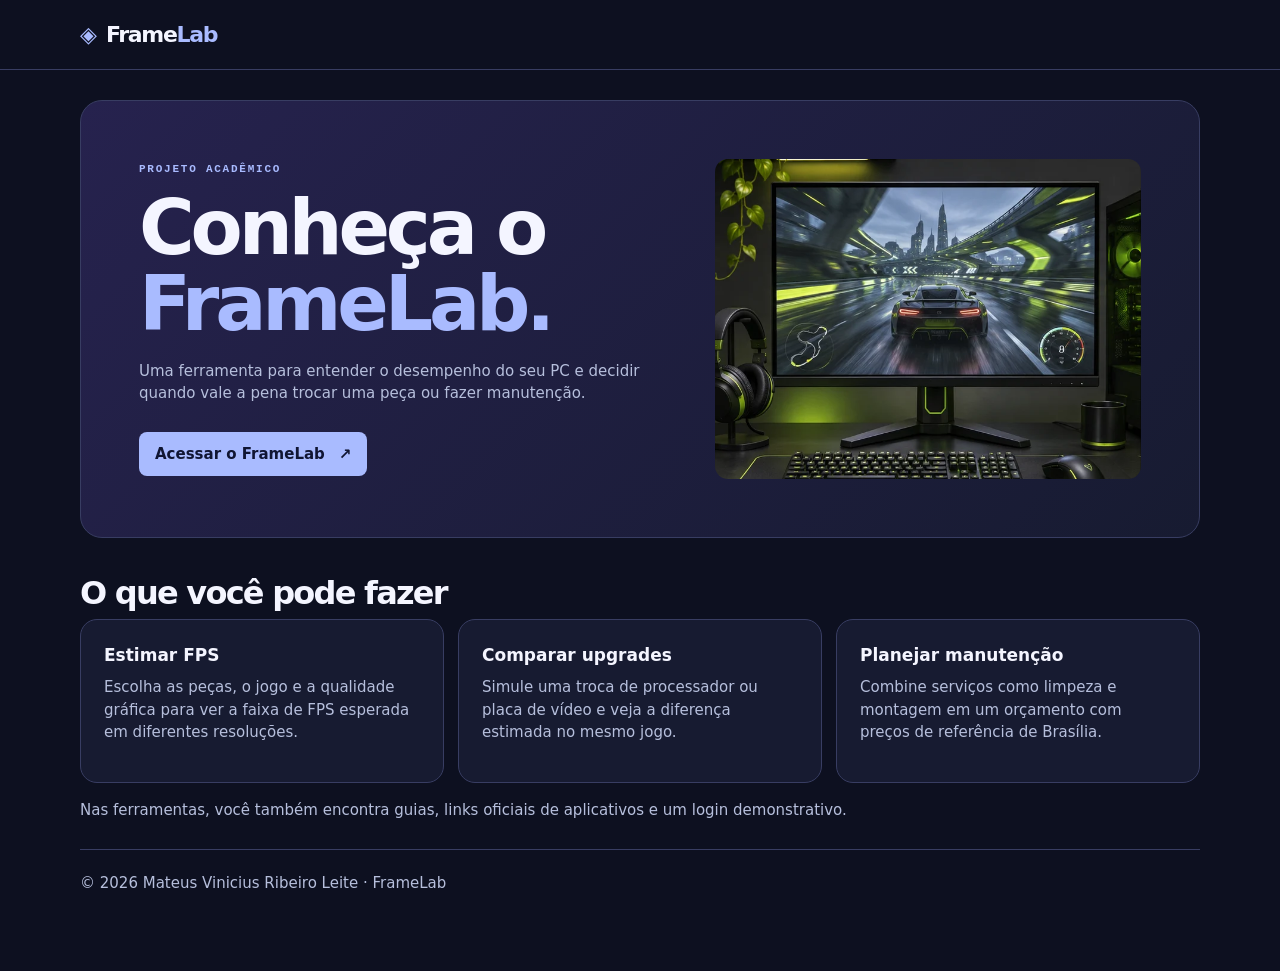
<file: index.html>
<!doctype html>
<html lang="pt-BR">
<head>
<meta charset="utf-8">
<meta name="viewport" content="width=device-width,initial-scale=1">
<meta name="description" content="Conheça o FrameLab, projeto acadêmico sobre desempenho, upgrades e manutenção de PCs.">
<title>Conheça o FrameLab</title>
<link rel="stylesheet" href="style.css">
</head>
<body class="presentation">
<header><div class="shell top"><a class="logo" href="index.html"><span class="mark" aria-hidden="true">◈</span> Frame<span>Lab</span></a></div></header>
<main class="shell">
<section class="presentation-hero" aria-labelledby="presentation-title">
<div>
<p class="tag">PROJETO ACADÊMICO</p>
<h1 id="presentation-title">Conheça o <em>FrameLab.</em></h1>
<p>Uma ferramenta para entender o desempenho do seu PC e decidir quando vale a pena trocar uma peça ou fazer manutenção.</p>
<a class="presentation-cta" href="app.html">Acessar o FrameLab <span aria-hidden="true">↗</span></a>
</div>
<img src="guia-fps.webp" alt="Computador gamer com um jogo de corrida na tela">
</section>
<section class="presentation-details" aria-labelledby="details-title">
<h2 id="details-title">O que você pode fazer</h2>
<div class="program-cards">
<article class="panel"><h3>Estimar FPS</h3><p>Escolha as peças, o jogo e a qualidade gráfica para ver a faixa de FPS esperada em diferentes resoluções.</p></article>
<article class="panel"><h3>Comparar upgrades</h3><p>Simule uma troca de processador ou placa de vídeo e veja a diferença estimada no mesmo jogo.</p></article>
<article class="panel"><h3>Planejar manutenção</h3><p>Combine serviços como limpeza e montagem em um orçamento com preços de referência de Brasília.</p></article>
</div>
<p class="presentation-note">Nas ferramentas, você também encontra guias, links oficiais de aplicativos e um login demonstrativo.</p>
</section>
<footer>© 2026 Mateus Vinicius Ribeiro Leite · FrameLab</footer>
</main>
</body>
</html>
</file>
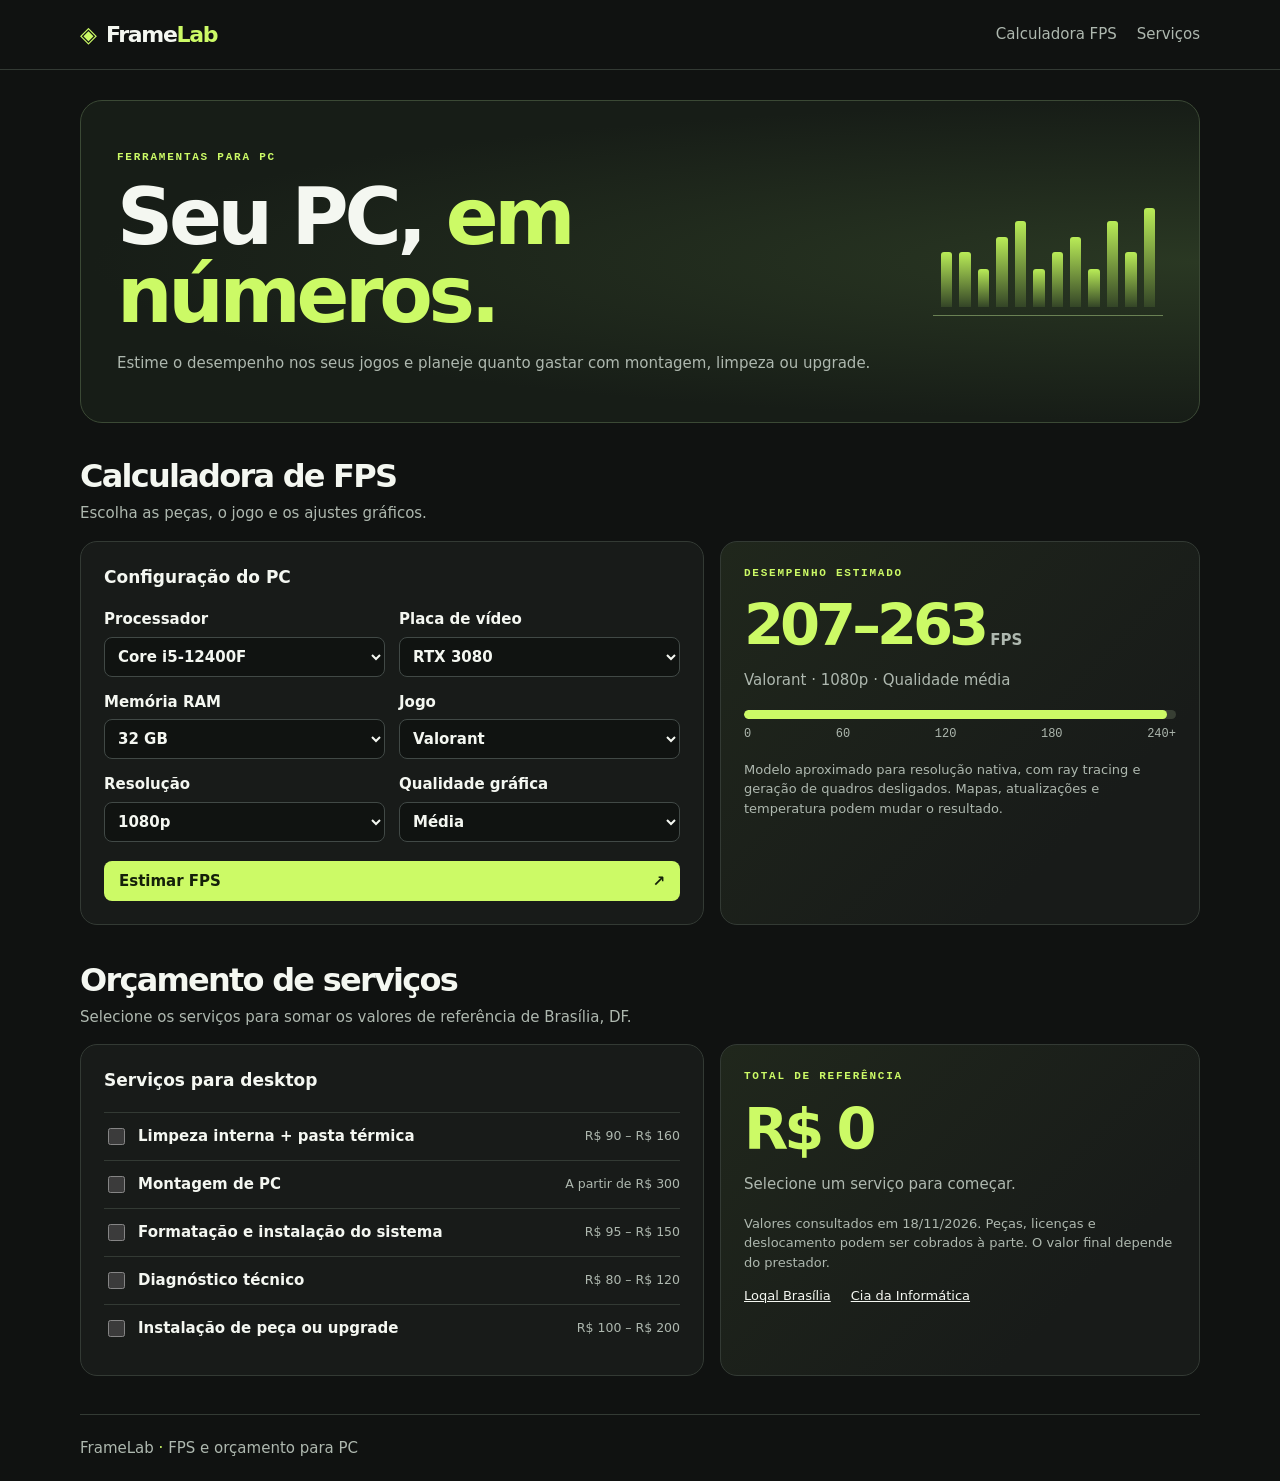
<file: versoes/01-primeira-versao/index.html>
<!doctype html>
<html lang="pt-BR">
<head>
<meta charset="utf-8">
<meta name="viewport" content="width=device-width,initial-scale=1">
<meta name="description" content="Estime o FPS do seu PC e compare preços de serviços em Brasília.">
<title>FrameLab — FPS e orçamento para PC</title>
<link rel="stylesheet" href="style.css">
<script src="app.js" defer></script>
</head>
<body>
<header><div class="shell top"><a class="logo" href="#"><span class="mark" aria-hidden="true">◈</span> Frame<span>Lab</span></a><nav aria-label="Ferramentas"><a href="#fps">Calculadora FPS</a><a href="#servicos">Serviços</a></nav></div></header>
<main class="shell">
<section class="intro"><div><p class="tag">FERRAMENTAS PARA PC</p><h1>Seu PC, <em>em números.</em></h1><p>Estime o desempenho nos seus jogos e planeje quanto gastar com montagem, limpeza ou upgrade.</p></div><div class="signal" aria-hidden="true"><i></i><i></i><i></i><i></i><i></i><i></i><i></i><i></i><i></i><i></i><i></i><i></i></div></section>
<section id="fps" aria-labelledby="fps-title">
<div class="section-title"><h2 id="fps-title">Calculadora de FPS</h2><p>Escolha as peças, o jogo e os ajustes gráficos.</p></div>
<div class="grid">
<form id="fps-form" class="panel"><h3>Configuração do PC</h3><div class="fields">
<label>Processador<select id="cpu"></select></label>
<label>Placa de vídeo<select id="gpu"></select></label>
<label>Memória RAM<select id="ram"><option>8 GB</option><option>16 GB</option><option selected>32 GB</option><option>64 GB</option></select></label>
<label>Jogo<select id="game"></select></label>
<label>Resolução<select id="resolution"><option>1080p</option><option>1440p</option><option>2160p</option></select></label>
<label>Qualidade gráfica<select id="quality"><option>Baixa</option><option selected>Média</option><option>Alta</option><option>Ultra</option></select></label>
</div><button type="submit">Estimar FPS <span aria-hidden="true">↗</span></button></form>
<div class="panel result" aria-live="polite" id="fps-results"><p class="tag">DESEMPENHO ESTIMADO</p><div class="readout"><strong id="fps-range"></strong><span> FPS</span></div><p id="fps-context"></p><div class="meter" aria-hidden="true"><span id="fps-meter"></span></div><div class="scale" aria-hidden="true"><span>0</span><span>60</span><span>120</span><span>180</span><span>240+</span></div><p class="hint">Modelo aproximado para resolução nativa, com ray tracing e geração de quadros desligados. Mapas, atualizações e temperatura podem mudar o resultado.</p></div>
</div></section>
<section id="servicos" aria-labelledby="services-title">
<div class="section-title"><h2 id="services-title">Orçamento de serviços</h2><p>Selecione os serviços para somar os valores de referência de Brasília, DF.</p></div>
<div class="grid"><div class="panel"><h3>Serviços para desktop</h3><div id="services"></div></div><div class="panel result quote"><p class="tag">TOTAL DE REFERÊNCIA</p><div id="quote-total" aria-live="polite">R$ 0</div><p id="quote-count">Selecione um serviço para começar.</p><p class="hint">Valores consultados em 18/11/2026. Peças, licenças e deslocamento podem ser cobrados à parte. O valor final depende do prestador.</p><p class="sources"><a href="https://loqal.com.br/servicos/computador-desktop/df/brasilia">Loqal Brasília</a><a href="https://www.ciainfor.com.br/">Cia da Informática</a></p></div></div>
</section>
<footer>FrameLab <span>·</span> FPS e orçamento para PC</footer>
</main>
</body></html>
</file>
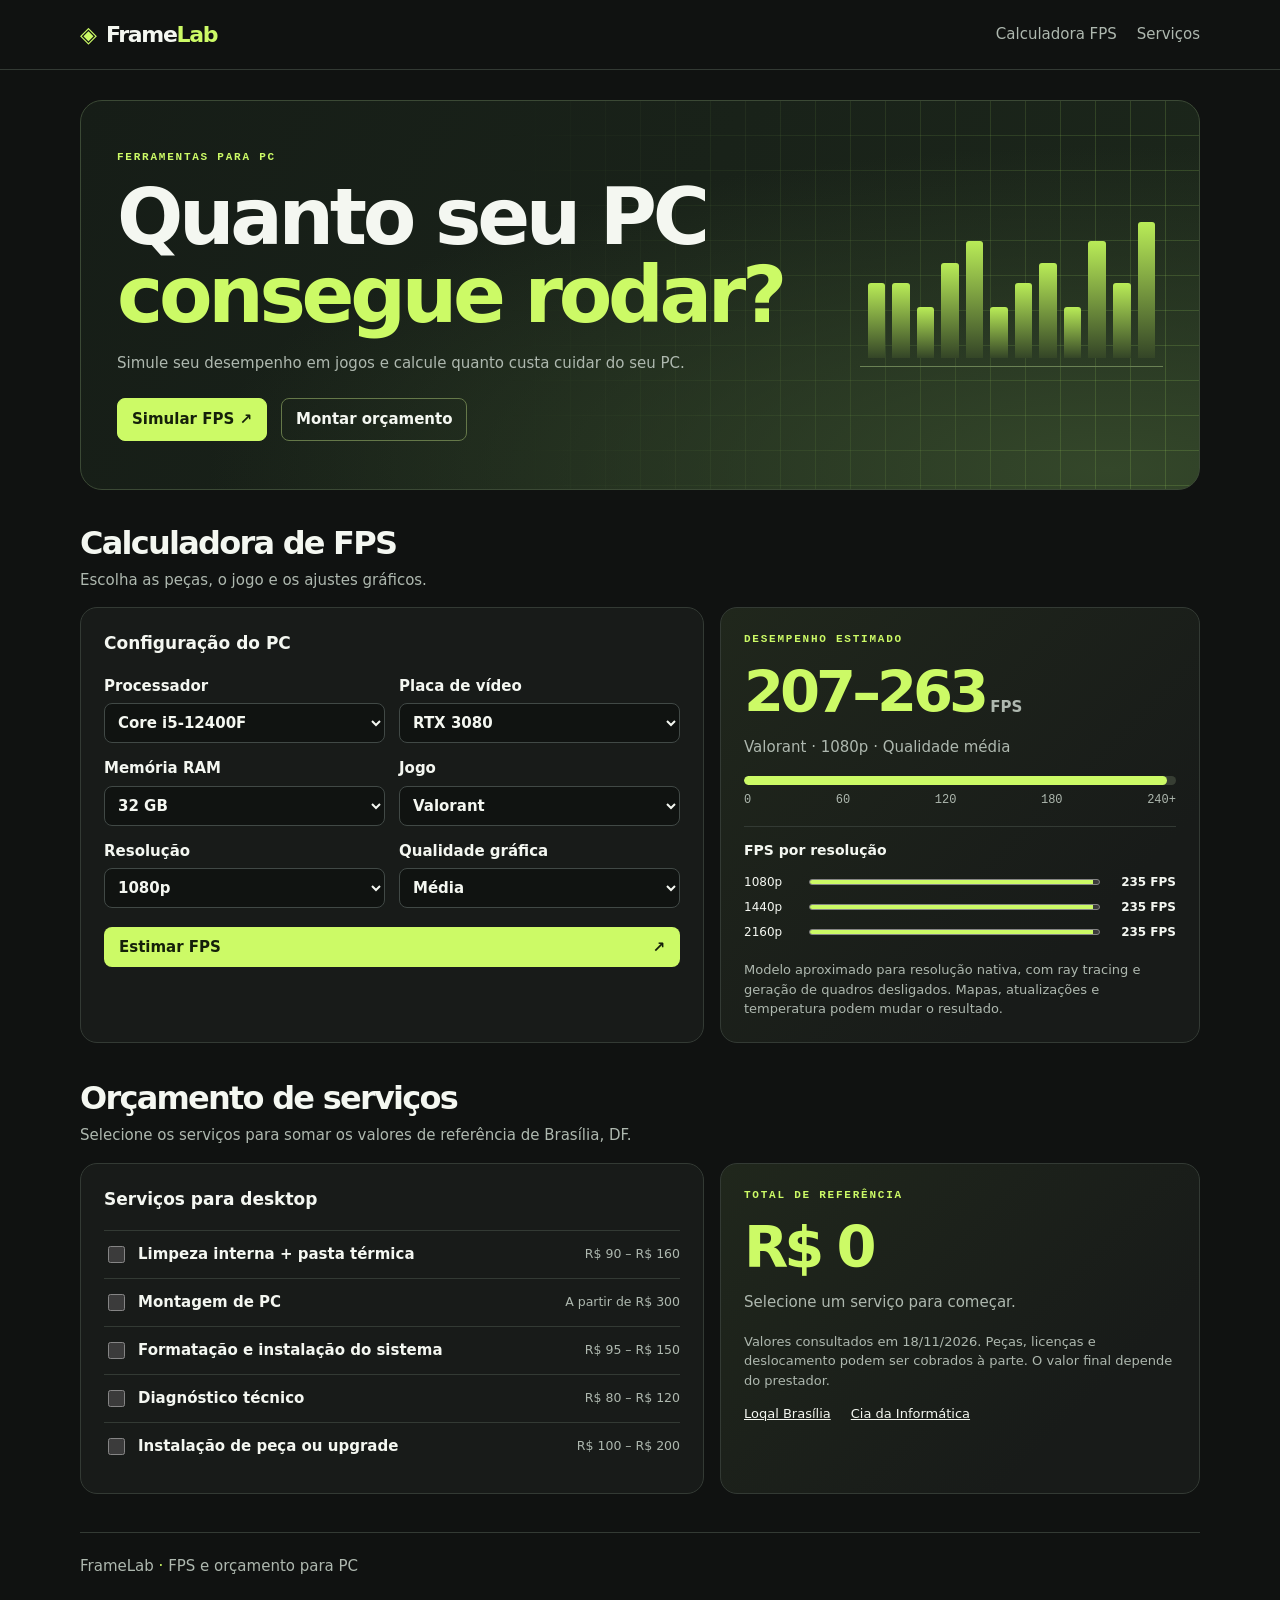
<file: versoes/02-comparacao-resolucoes/index.html>
<!doctype html>
<html lang="pt-BR">
<head>
<meta charset="utf-8">
<meta name="viewport" content="width=device-width,initial-scale=1">
<meta name="description" content="Estime o FPS do seu PC e compare preços de serviços em Brasília.">
<title>FrameLab — FPS e orçamento para PC</title>
<link rel="stylesheet" href="style.css">
<script src="app.js" defer></script>
</head>
<body>
<header><div class="shell top"><a class="logo" href="#"><span class="mark" aria-hidden="true">◈</span> Frame<span>Lab</span></a><nav aria-label="Ferramentas"><a href="#fps">Calculadora FPS</a><a href="#servicos">Serviços</a></nav></div></header>
<main class="shell">
<section class="intro"><div><p class="tag">FERRAMENTAS PARA PC</p><h1>Quanto seu PC<br><em>consegue rodar?</em></h1><p>Simule seu desempenho em jogos e calcule quanto custa cuidar do seu PC.</p><div class="hero-actions"><a href="#fps">Simular FPS ↗</a><a href="#servicos">Montar orçamento</a></div></div><div class="signal" aria-hidden="true"><i></i><i></i><i></i><i></i><i></i><i></i><i></i><i></i><i></i><i></i><i></i><i></i></div></section>
<section id="fps" aria-labelledby="fps-title">
<div class="section-title"><h2 id="fps-title">Calculadora de FPS</h2><p>Escolha as peças, o jogo e os ajustes gráficos.</p></div>
<div class="grid">
<form id="fps-form" class="panel"><h3>Configuração do PC</h3><div class="fields">
<label>Processador<select id="cpu"></select></label>
<label>Placa de vídeo<select id="gpu"></select></label>
<label>Memória RAM<select id="ram"><option>8 GB</option><option>16 GB</option><option selected>32 GB</option><option>64 GB</option></select></label>
<label>Jogo<select id="game"></select></label>
<label>Resolução<select id="resolution"><option>1080p</option><option>1440p</option><option>2160p</option></select></label>
<label>Qualidade gráfica<select id="quality"><option>Baixa</option><option selected>Média</option><option>Alta</option><option>Ultra</option></select></label>
</div><button type="submit">Estimar FPS <span aria-hidden="true">↗</span></button></form>
<div class="panel result" aria-live="polite" id="fps-results"><p class="tag">DESEMPENHO ESTIMADO</p><div class="readout"><strong id="fps-range"></strong><span> FPS</span></div><p id="fps-context"></p><div class="meter" aria-hidden="true"><span id="fps-meter"></span></div><div class="scale" aria-hidden="true"><span>0</span><span>60</span><span>120</span><span>180</span><span>240+</span></div><div class="comparison"><h3>FPS por resolução</h3><div id="resolution-comparison"></div></div><p class="hint">Modelo aproximado para resolução nativa, com ray tracing e geração de quadros desligados. Mapas, atualizações e temperatura podem mudar o resultado.</p></div>
</div></section>
<section id="servicos" aria-labelledby="services-title">
<div class="section-title"><h2 id="services-title">Orçamento de serviços</h2><p>Selecione os serviços para somar os valores de referência de Brasília, DF.</p></div>
<div class="grid"><div class="panel"><h3>Serviços para desktop</h3><div id="services"></div></div><div class="panel result quote"><p class="tag">TOTAL DE REFERÊNCIA</p><div id="quote-total" aria-live="polite">R$ 0</div><p id="quote-count">Selecione um serviço para começar.</p><ul id="quote-items"></ul><button type="button" id="reset-quote" hidden>Limpar seleção</button><p class="hint">Valores consultados em 18/11/2026. Peças, licenças e deslocamento podem ser cobrados à parte. O valor final depende do prestador.</p><p class="sources"><a href="https://loqal.com.br/servicos/computador-desktop/df/brasilia">Loqal Brasília</a><a href="https://www.ciainfor.com.br/">Cia da Informática</a></p></div></div>
</section>
<footer>FrameLab <span>·</span> FPS e orçamento para PC</footer>
</main>
</body></html>
</file>
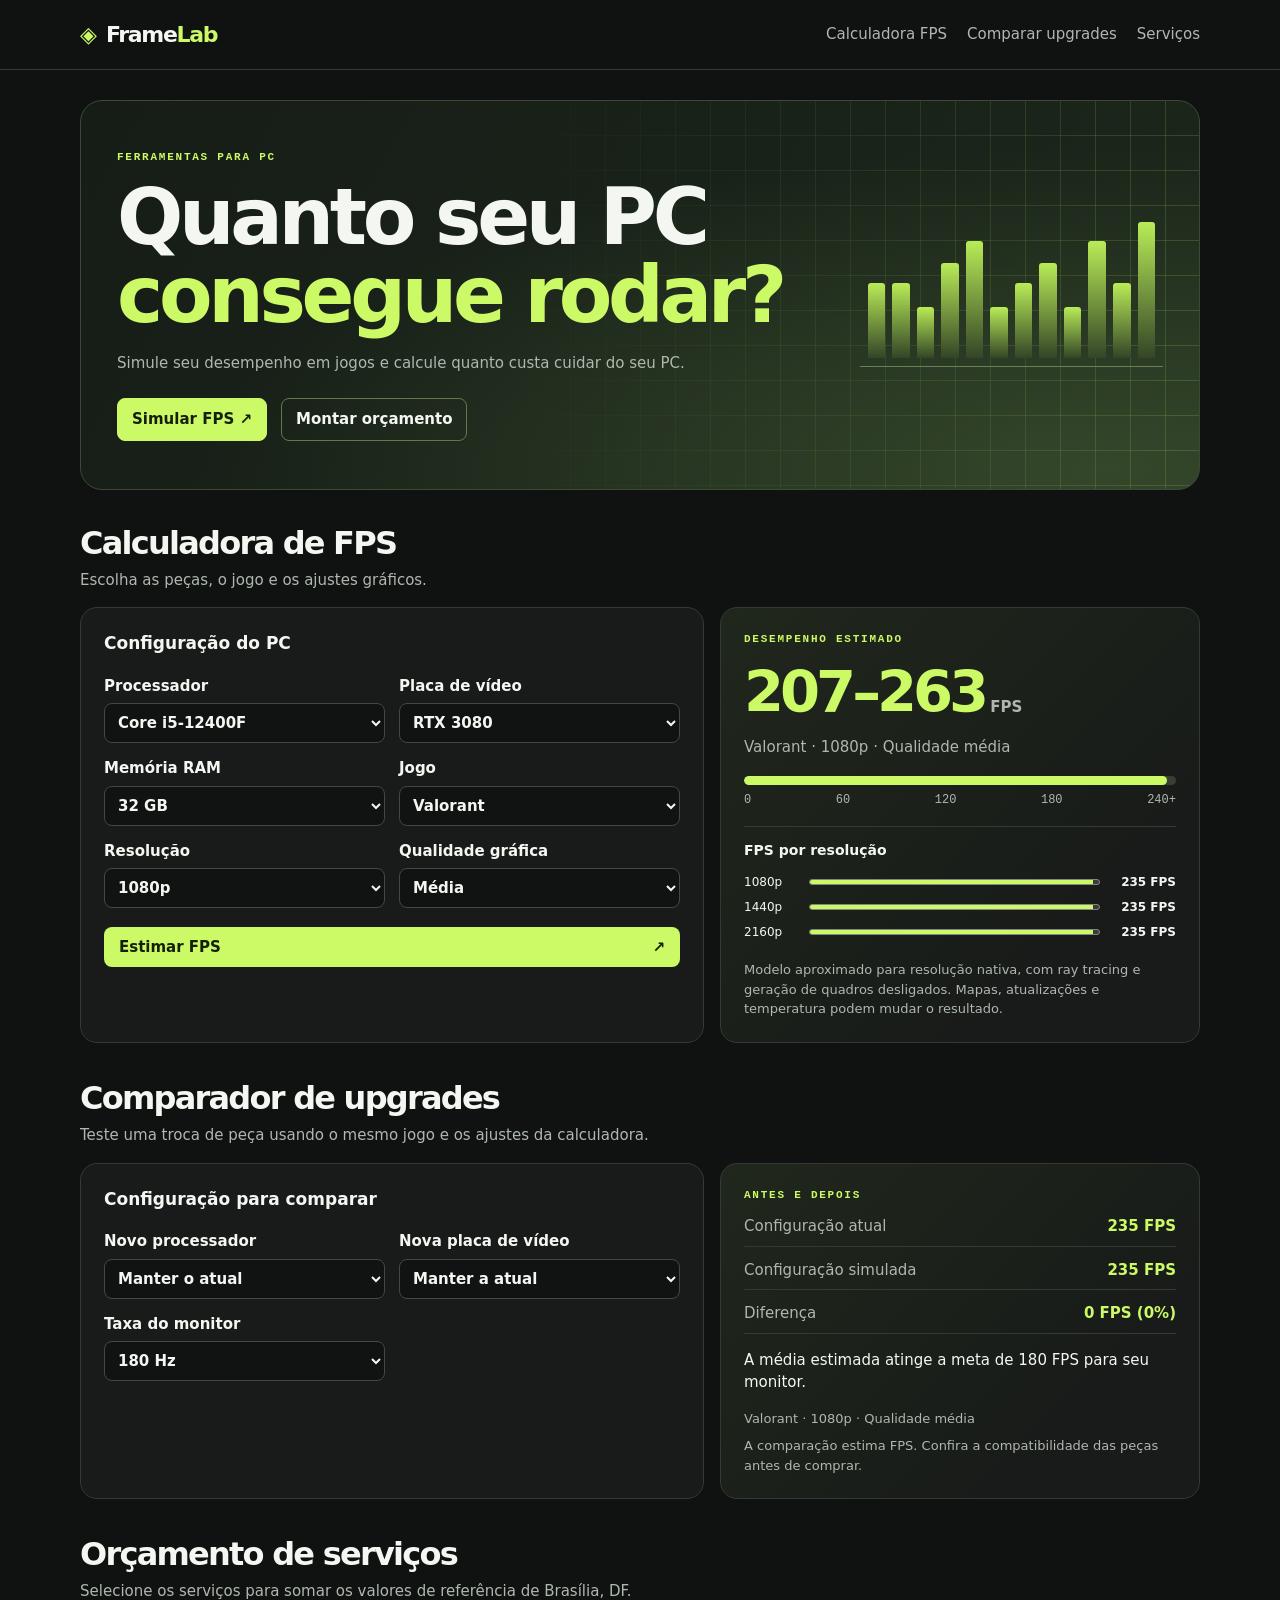
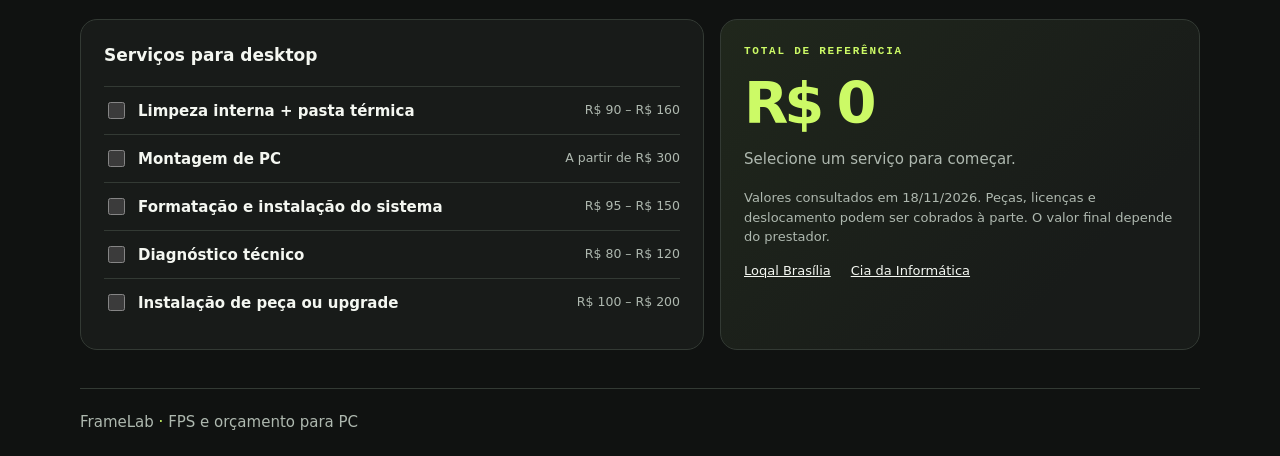
<file: versoes/03-upgrades/index.html>
<!doctype html>
<html lang="pt-BR">
<head>
<meta charset="utf-8">
<meta name="viewport" content="width=device-width,initial-scale=1">
<meta name="description" content="Estime o FPS do seu PC e compare preços de serviços em Brasília.">
<title>FrameLab — FPS e orçamento para PC</title>
<link rel="stylesheet" href="style.css">
<script src="app.js" defer></script>
</head>
<body>
<header><div class="shell top"><a class="logo" href="#"><span class="mark" aria-hidden="true">◈</span> Frame<span>Lab</span></a><nav aria-label="Ferramentas"><a href="#fps">Calculadora FPS</a><a href="#upgrade">Comparar upgrades</a><a href="#servicos">Serviços</a></nav></div></header>
<main class="shell">
<section class="intro"><div><p class="tag">FERRAMENTAS PARA PC</p><h1>Quanto seu PC<br><em>consegue rodar?</em></h1><p>Simule seu desempenho em jogos e calcule quanto custa cuidar do seu PC.</p><div class="hero-actions"><a href="#fps">Simular FPS ↗</a><a href="#servicos">Montar orçamento</a></div></div><div class="signal" aria-hidden="true"><i></i><i></i><i></i><i></i><i></i><i></i><i></i><i></i><i></i><i></i><i></i><i></i></div></section>
<section id="fps" aria-labelledby="fps-title">
<div class="section-title"><h2 id="fps-title">Calculadora de FPS</h2><p>Escolha as peças, o jogo e os ajustes gráficos.</p></div>
<div class="grid">
<form id="fps-form" class="panel"><h3>Configuração do PC</h3><div class="fields">
<label>Processador<select id="cpu"></select></label>
<label>Placa de vídeo<select id="gpu"></select></label>
<label>Memória RAM<select id="ram"><option>8 GB</option><option>16 GB</option><option selected>32 GB</option><option>64 GB</option></select></label>
<label>Jogo<select id="game"></select></label>
<label>Resolução<select id="resolution"><option>1080p</option><option>1440p</option><option>2160p</option></select></label>
<label>Qualidade gráfica<select id="quality"><option>Baixa</option><option selected>Média</option><option>Alta</option><option>Ultra</option></select></label>
</div><button type="submit">Estimar FPS <span aria-hidden="true">↗</span></button></form>
<div class="panel result" aria-live="polite" id="fps-results"><p class="tag">DESEMPENHO ESTIMADO</p><div class="readout"><strong id="fps-range"></strong><span> FPS</span></div><p id="fps-context"></p><div class="meter" aria-hidden="true"><span id="fps-meter"></span></div><div class="scale" aria-hidden="true"><span>0</span><span>60</span><span>120</span><span>180</span><span>240+</span></div><div class="comparison"><h3>FPS por resolução</h3><div id="resolution-comparison"></div></div><p class="hint">Modelo aproximado para resolução nativa, com ray tracing e geração de quadros desligados. Mapas, atualizações e temperatura podem mudar o resultado.</p></div>
</div></section>
<section id="upgrade" aria-labelledby="upgrade-title">
<div class="section-title"><h2 id="upgrade-title">Comparador de upgrades</h2><p>Teste uma troca de peça usando o mesmo jogo e os ajustes da calculadora.</p></div>
<div class="grid">
<div class="panel"><h3>Configuração para comparar</h3><div class="fields">
<label>Novo processador<select id="upgrade-cpu"><option value="">Manter o atual</option></select></label>
<label>Nova placa de vídeo<select id="upgrade-gpu"><option value="">Manter a atual</option></select></label>
<label>Taxa do monitor<select id="refresh"><option>60 Hz</option><option>120 Hz</option><option>144 Hz</option><option selected>180 Hz</option><option>240 Hz</option><option>360 Hz</option></select></label>
</div></div>
<div class="panel result" aria-live="polite">
<p class="tag">ANTES E DEPOIS</p>
<dl class="upgrade-stats"><div><dt>Configuração atual</dt><dd id="before-fps"></dd></div><div><dt>Configuração simulada</dt><dd id="after-fps"></dd></div><div><dt>Diferença</dt><dd id="fps-delta"></dd></div></dl>
<p id="monitor-note"></p><p class="hint" id="upgrade-context"></p>
<p class="hint upgrade-hint">A comparação estima FPS. Confira a compatibilidade das peças antes de comprar.</p>
</div></div></section>
<section id="servicos" aria-labelledby="services-title">
<div class="section-title"><h2 id="services-title">Orçamento de serviços</h2><p>Selecione os serviços para somar os valores de referência de Brasília, DF.</p></div>
<div class="grid"><div class="panel"><h3>Serviços para desktop</h3><div id="services"></div></div><div class="panel result quote"><p class="tag">TOTAL DE REFERÊNCIA</p><div id="quote-total" aria-live="polite">R$ 0</div><p id="quote-count">Selecione um serviço para começar.</p><ul id="quote-items"></ul><button type="button" id="reset-quote" hidden>Limpar seleção</button><p class="hint">Valores consultados em 18/11/2026. Peças, licenças e deslocamento podem ser cobrados à parte. O valor final depende do prestador.</p><p class="sources"><a href="https://loqal.com.br/servicos/computador-desktop/df/brasilia">Loqal Brasília</a><a href="https://www.ciainfor.com.br/">Cia da Informática</a></p></div></div>
</section>
<footer>FrameLab <span>·</span> FPS e orçamento para PC</footer>
</main>
</body></html>
</file>
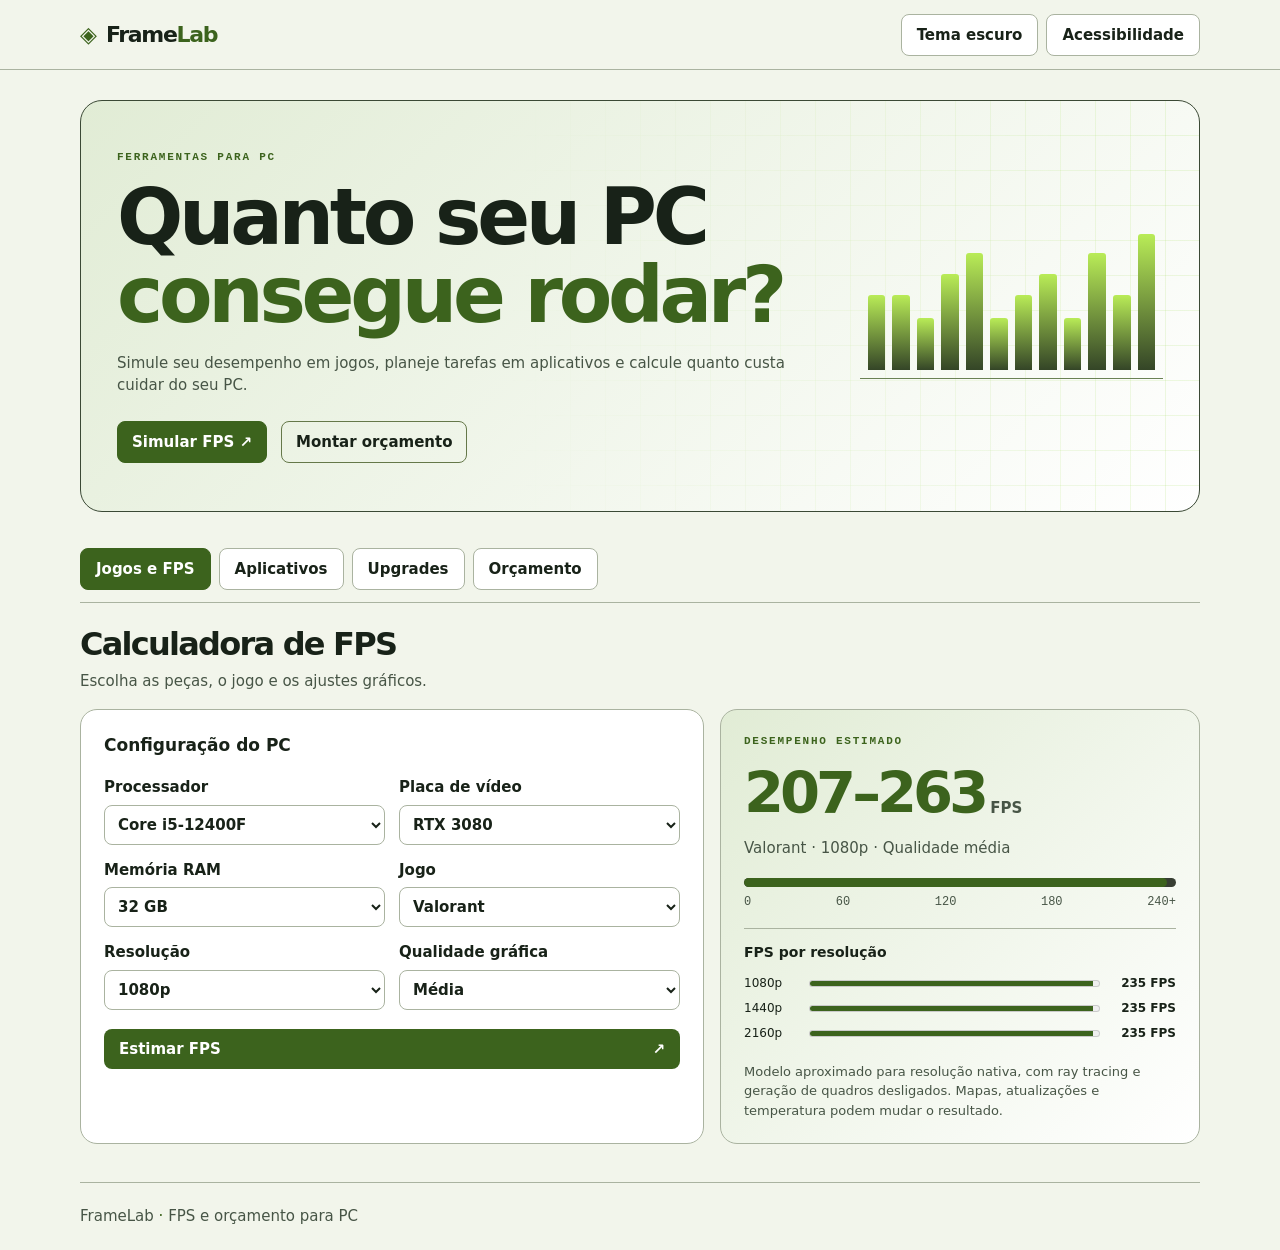
<file: versoes/04-abas-e-temas/index.html>
<!doctype html>
<html lang="pt-BR">
<head>
<meta charset="utf-8">
<meta name="viewport" content="width=device-width,initial-scale=1">
<meta name="description" content="Estime o FPS do seu PC e compare preços de serviços em Brasília.">
<title>FrameLab — FPS e orçamento para PC</title>
<link rel="stylesheet" href="style.css">
<script src="app.js" defer></script>
<script src="interface.js" defer></script>
</head>
<body>
<header><div class="shell top"><a class="logo" href="#"><span class="mark" aria-hidden="true">◈</span> Frame<span>Lab</span></a><div class="preferences"><button type="button" id="theme-toggle">Tema claro</button><button type="button" id="a11y-toggle" aria-controls="a11y-panel" aria-expanded="false">Acessibilidade</button></div></div></header>
<main class="shell" id="conteudo">
<div class="panel" id="a11y-panel" hidden>
<h2>Acessibilidade</h2>
<label><input type="checkbox" id="larger-text"> Texto maior</label>
<label><input type="checkbox" id="high-contrast"> Alto contraste</label>
<label><input type="checkbox" id="reduce-motion"> Reduzir movimento</label>
</div>
<section class="intro"><div><p class="tag">FERRAMENTAS PARA PC</p><h1>Quanto seu PC<br><em>consegue rodar?</em></h1><p>Simule seu desempenho em jogos, planeje tarefas em aplicativos e calcule quanto custa cuidar do seu PC.</p><div class="hero-actions"><a href="#fps">Simular FPS ↗</a><a href="#servicos">Montar orçamento</a></div></div><div class="signal" aria-hidden="true"><i></i><i></i><i></i><i></i><i></i><i></i><i></i><i></i><i></i><i></i><i></i><i></i></div></section>
<div class="tool-tabs" role="tablist" aria-label="Ferramentas do FrameLab">
<button id="tab-fps" role="tab" aria-controls="fps" aria-selected="true" type="button">Jogos e FPS</button>
<button id="tab-apps" role="tab" aria-controls="apps" aria-selected="false" tabindex="-1" type="button">Aplicativos</button>
<button id="tab-upgrade" role="tab" aria-controls="upgrade" aria-selected="false" tabindex="-1" type="button">Upgrades</button>
<button id="tab-servicos" role="tab" aria-controls="servicos" aria-selected="false" tabindex="-1" type="button">Orçamento</button>
</div>
<section id="fps" role="tabpanel" aria-labelledby="tab-fps" tabindex="0">
<div class="section-title"><h2 id="fps-title">Calculadora de FPS</h2><p>Escolha as peças, o jogo e os ajustes gráficos.</p></div>
<div class="grid">
<form id="fps-form" class="panel"><h3>Configuração do PC</h3><div class="fields">
<label>Processador<select id="cpu"></select></label>
<label>Placa de vídeo<select id="gpu"></select></label>
<label>Memória RAM<select id="ram"><option>8 GB</option><option>16 GB</option><option selected>32 GB</option><option>64 GB</option></select></label>
<label>Jogo<select id="game"></select></label>
<label>Resolução<select id="resolution"><option>1080p</option><option>1440p</option><option>2160p</option></select></label>
<label>Qualidade gráfica<select id="quality"><option>Baixa</option><option selected>Média</option><option>Alta</option><option>Ultra</option></select></label>
</div><button type="submit">Estimar FPS <span aria-hidden="true">↗</span></button></form>
<div class="panel result" aria-live="polite" id="fps-results"><p class="tag">DESEMPENHO ESTIMADO</p><div class="readout"><strong id="fps-range"></strong><span> FPS</span></div><p id="fps-context"></p><div class="meter" aria-hidden="true"><span id="fps-meter"></span></div><div class="scale" aria-hidden="true"><span>0</span><span>60</span><span>120</span><span>180</span><span>240+</span></div><div class="comparison"><h3>FPS por resolução</h3><div id="resolution-comparison"></div></div><p class="hint">Modelo aproximado para resolução nativa, com ray tracing e geração de quadros desligados. Mapas, atualizações e temperatura podem mudar o resultado.</p></div>
</div></section>
<section id="apps" role="tabpanel" aria-labelledby="tab-apps" tabindex="0" hidden>
<div class="section-title"><h2>Desempenho em aplicativos</h2><p>Compare o tempo de execução da mesma tarefa em duas configurações.</p></div>
<div class="grid">
<form class="panel" id="app-form">
<h3>Tempos medidos</h3>
<div class="fields">
<label>Aplicativo<select id="application">
<option value="Renderizar a mesma cena">Blender</option>
<option value="Exportar o mesmo vídeo com o mesmo preset">DaVinci Resolve</option>
<option value="Exportar o mesmo vídeo com o mesmo preset">Adobe Premiere Pro</option>
<option value="Aplicar a mesma ação na mesma imagem">Adobe Photoshop</option>
<option value="Compilar o mesmo projeto">Visual Studio Code</option>
</select></label>
<label>Tempo atual (em segundos)<input id="app-before" type="number" min="0.01" step="any" required placeholder="120"></label>
<label>Tempo na outra configuração (em segundos)<input id="app-after" type="number" min="0.01" step="any" required placeholder="90"></label>
</div>
<button type="submit">Comparar tempos</button>
</form>
<div class="panel result" aria-live="polite">
<p class="tag">COMPARAÇÃO</p>
<h3 id="app-task"></h3>
<p id="app-result">Preencha os dois tempos para calcular a diferença.</p>
<p class="hint">Use o mesmo arquivo e as mesmas configurações do aplicativo nas duas medições.</p>
</div></div></section>
<section id="upgrade" role="tabpanel" aria-labelledby="tab-upgrade" tabindex="0" hidden>
<div class="section-title"><h2 id="upgrade-title">Comparador de upgrades</h2><p>Teste uma troca de peça usando o mesmo jogo e os ajustes da calculadora.</p></div>
<div class="grid">
<div class="panel"><h3>Configuração para comparar</h3><div class="fields">
<label>Novo processador<select id="upgrade-cpu"><option value="">Manter o atual</option></select></label>
<label>Nova placa de vídeo<select id="upgrade-gpu"><option value="">Manter a atual</option></select></label>
<label>Taxa do monitor<select id="refresh"><option>60 Hz</option><option>120 Hz</option><option>144 Hz</option><option selected>180 Hz</option><option>240 Hz</option><option>360 Hz</option></select></label>
</div></div>
<div class="panel result" aria-live="polite">
<p class="tag">ANTES E DEPOIS</p>
<dl class="upgrade-stats"><div><dt>Configuração atual</dt><dd id="before-fps"></dd></div><div><dt>Configuração simulada</dt><dd id="after-fps"></dd></div><div><dt>Diferença</dt><dd id="fps-delta"></dd></div></dl>
<p id="monitor-note"></p><p class="hint" id="upgrade-context"></p>
<p class="hint upgrade-hint">A comparação estima FPS. Confira a compatibilidade das peças antes de comprar.</p>
</div></div></section>
<section id="servicos" role="tabpanel" aria-labelledby="tab-servicos" tabindex="0" hidden>
<div class="section-title"><h2 id="services-title">Orçamento de serviços</h2><p>Selecione os serviços para somar os valores de referência de Brasília, DF.</p></div>
<div class="grid"><div class="panel"><h3>Serviços para desktop</h3><div id="services"></div></div><div class="panel result quote"><p class="tag">TOTAL DE REFERÊNCIA</p><div id="quote-total" aria-live="polite">R$ 0</div><p id="quote-count">Selecione um serviço para começar.</p><ul id="quote-items"></ul><button type="button" id="reset-quote" hidden>Limpar seleção</button><p class="hint">Valores consultados em 18/11/2026. Peças, licenças e deslocamento podem ser cobrados à parte. O valor final depende do prestador.</p><p class="sources"><a href="https://loqal.com.br/servicos/computador-desktop/df/brasilia">Loqal Brasília</a><a href="https://www.ciainfor.com.br/">Cia da Informática</a></p></div></div>
</section>
<footer>FrameLab <span>·</span> FPS e orçamento para PC</footer>
</main>
</body></html>
</file>
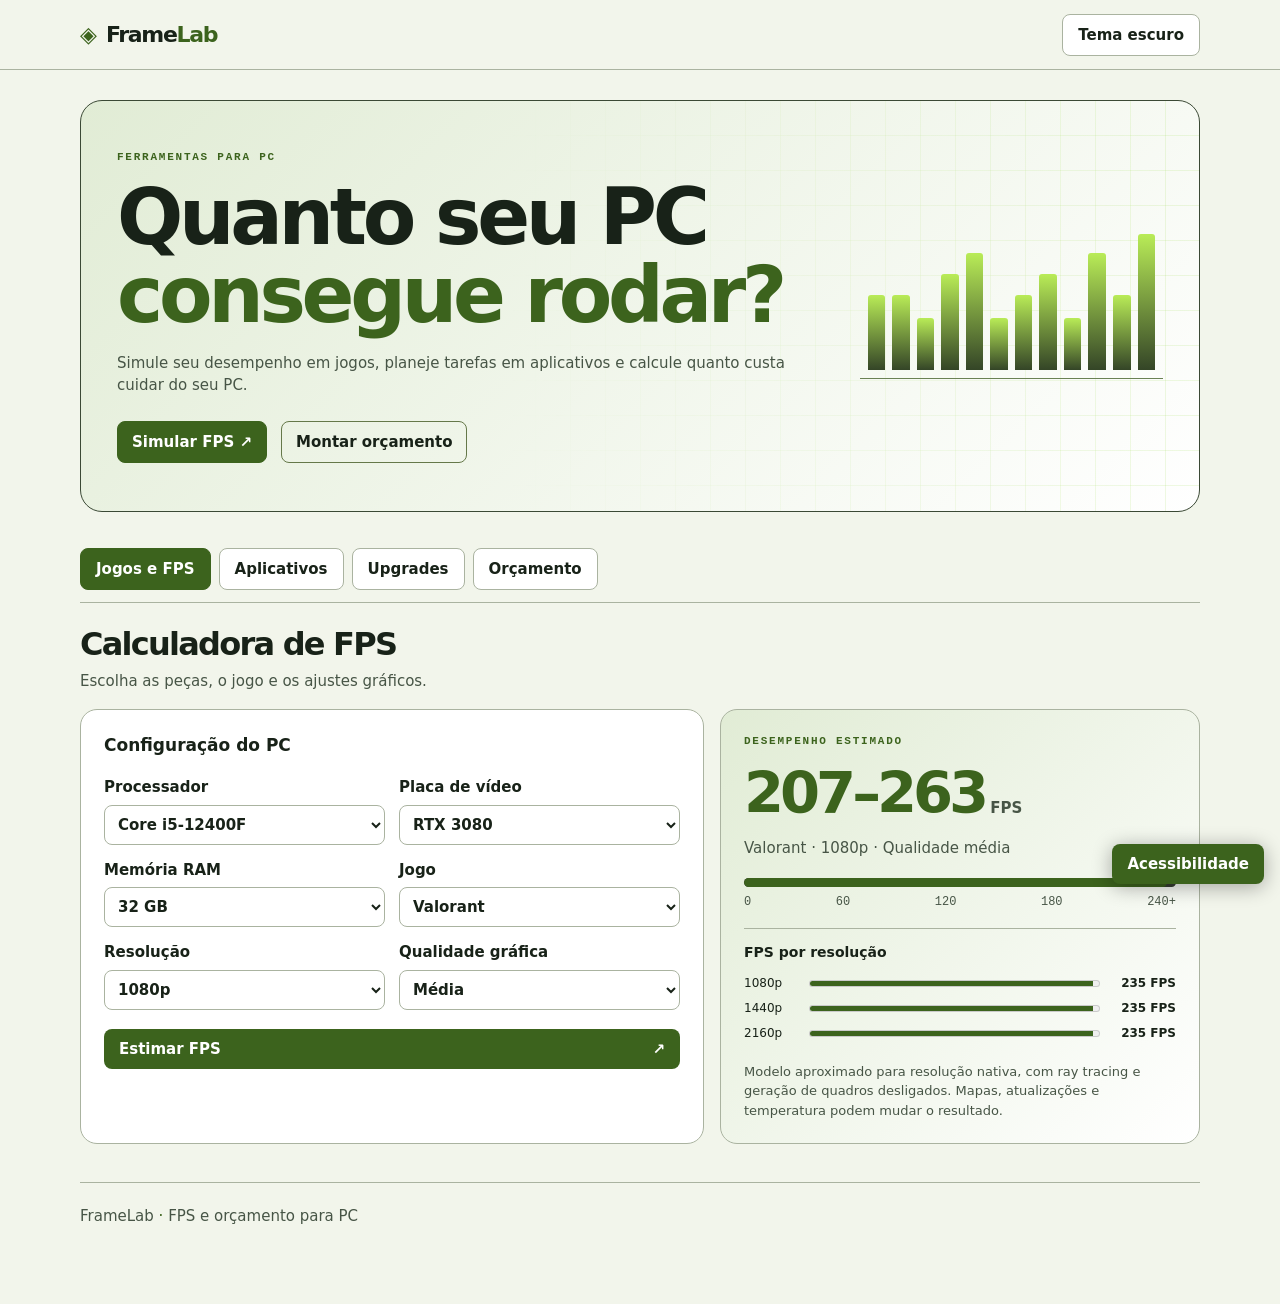
<file: versoes/05-acessibilidade/index.html>
<!doctype html>
<html lang="pt-BR">
<head>
<meta charset="utf-8">
<meta name="viewport" content="width=device-width,initial-scale=1">
<meta name="description" content="Estime o FPS do seu PC e compare preços de serviços em Brasília.">
<title>FrameLab — FPS e orçamento para PC</title>
<link rel="stylesheet" href="style.css">
<script src="app.js" defer></script>
<script src="interface.js" defer></script>
</head>
<body>
<header><div class="shell top"><a class="logo" href="#"><span class="mark" aria-hidden="true">◈</span> Frame<span>Lab</span></a><div class="preferences"><button type="button" id="theme-toggle">Tema claro</button></div></div></header>
<main class="shell" id="conteudo">
<section class="intro"><div><p class="tag">FERRAMENTAS PARA PC</p><h1>Quanto seu PC<br><em>consegue rodar?</em></h1><p>Simule seu desempenho em jogos, planeje tarefas em aplicativos e calcule quanto custa cuidar do seu PC.</p><div class="hero-actions"><a href="#fps">Simular FPS ↗</a><a href="#servicos">Montar orçamento</a></div></div><div class="signal" aria-hidden="true"><i></i><i></i><i></i><i></i><i></i><i></i><i></i><i></i><i></i><i></i><i></i><i></i></div></section>
<div class="tool-tabs" role="tablist" aria-label="Ferramentas do FrameLab">
<button id="tab-fps" role="tab" aria-controls="fps" aria-selected="true" type="button">Jogos e FPS</button>
<button id="tab-apps" role="tab" aria-controls="apps" aria-selected="false" tabindex="-1" type="button">Aplicativos</button>
<button id="tab-upgrade" role="tab" aria-controls="upgrade" aria-selected="false" tabindex="-1" type="button">Upgrades</button>
<button id="tab-servicos" role="tab" aria-controls="servicos" aria-selected="false" tabindex="-1" type="button">Orçamento</button>
</div>
<section id="fps" role="tabpanel" aria-labelledby="tab-fps" tabindex="0">
<div class="section-title"><h2 id="fps-title">Calculadora de FPS</h2><p>Escolha as peças, o jogo e os ajustes gráficos.</p></div>
<div class="grid">
<form id="fps-form" class="panel"><h3>Configuração do PC</h3><div class="fields">
<label>Processador<select id="cpu"></select></label>
<label>Placa de vídeo<select id="gpu"></select></label>
<label>Memória RAM<select id="ram"><option>8 GB</option><option>16 GB</option><option selected>32 GB</option><option>64 GB</option></select></label>
<label>Jogo<select id="game"></select></label>
<label>Resolução<select id="resolution"><option>1080p</option><option>1440p</option><option>2160p</option></select></label>
<label>Qualidade gráfica<select id="quality"><option>Baixa</option><option selected>Média</option><option>Alta</option><option>Ultra</option></select></label>
</div><button type="submit">Estimar FPS <span aria-hidden="true">↗</span></button></form>
<div class="panel result" aria-live="polite" id="fps-results"><p class="tag">DESEMPENHO ESTIMADO</p><div class="readout"><strong id="fps-range"></strong><span> FPS</span></div><p id="fps-context"></p><div class="meter" aria-hidden="true"><span id="fps-meter"></span></div><div class="scale" aria-hidden="true"><span>0</span><span>60</span><span>120</span><span>180</span><span>240+</span></div><div class="comparison"><h3>FPS por resolução</h3><div id="resolution-comparison"></div></div><p class="hint">Modelo aproximado para resolução nativa, com ray tracing e geração de quadros desligados. Mapas, atualizações e temperatura podem mudar o resultado.</p></div>
</div></section>
<section id="apps" role="tabpanel" aria-labelledby="tab-apps" tabindex="0" hidden>
<div class="section-title"><h2>Desempenho em aplicativos</h2><p>Compare o tempo de execução da mesma tarefa em duas configurações.</p></div>
<div class="grid">
<form class="panel" id="app-form">
<h3>Tempos medidos</h3>
<div class="fields">
<label>Aplicativo<select id="application">
<option value="Renderizar a mesma cena">Blender</option>
<option value="Exportar o mesmo vídeo com o mesmo preset">DaVinci Resolve</option>
<option value="Exportar o mesmo vídeo com o mesmo preset">Adobe Premiere Pro</option>
<option value="Aplicar a mesma ação na mesma imagem">Adobe Photoshop</option>
<option value="Compilar o mesmo projeto">Visual Studio Code</option>
</select></label>
<label>Tempo atual (em segundos)<input id="app-before" type="number" min="0.01" step="any" required placeholder="120"></label>
<label>Tempo na outra configuração (em segundos)<input id="app-after" type="number" min="0.01" step="any" required placeholder="90"></label>
</div>
<button type="submit">Comparar tempos</button>
</form>
<div class="panel result" aria-live="polite">
<p class="tag">COMPARAÇÃO</p>
<h3 id="app-task"></h3>
<p id="app-result">Preencha os dois tempos para calcular a diferença.</p>
<p class="hint">Use o mesmo arquivo e as mesmas configurações do aplicativo nas duas medições.</p>
</div></div></section>
<section id="upgrade" role="tabpanel" aria-labelledby="tab-upgrade" tabindex="0" hidden>
<div class="section-title"><h2 id="upgrade-title">Comparador de upgrades</h2><p>Teste uma troca de peça usando o mesmo jogo e os ajustes da calculadora.</p></div>
<div class="grid">
<div class="panel"><h3>Configuração para comparar</h3><div class="fields">
<label>Novo processador<select id="upgrade-cpu"><option value="">Manter o atual</option></select></label>
<label>Nova placa de vídeo<select id="upgrade-gpu"><option value="">Manter a atual</option></select></label>
<label>Taxa do monitor<select id="refresh"><option>60 Hz</option><option>120 Hz</option><option>144 Hz</option><option selected>180 Hz</option><option>240 Hz</option><option>360 Hz</option></select></label>
</div></div>
<div class="panel result" aria-live="polite">
<p class="tag">ANTES E DEPOIS</p>
<dl class="upgrade-stats"><div><dt>Configuração atual</dt><dd id="before-fps"></dd></div><div><dt>Configuração simulada</dt><dd id="after-fps"></dd></div><div><dt>Diferença</dt><dd id="fps-delta"></dd></div></dl>
<p id="monitor-note"></p><p class="hint" id="upgrade-context"></p>
<p class="hint upgrade-hint">A comparação estima FPS. Confira a compatibilidade das peças antes de comprar.</p>
</div></div></section>
<section id="servicos" role="tabpanel" aria-labelledby="tab-servicos" tabindex="0" hidden>
<div class="section-title"><h2 id="services-title">Orçamento de serviços</h2><p>Selecione os serviços para somar os valores de referência de Brasília, DF.</p></div>
<div class="grid"><div class="panel"><h3>Serviços para desktop</h3><div id="services"></div></div><div class="panel result quote"><p class="tag">TOTAL DE REFERÊNCIA</p><div id="quote-total" aria-live="polite">R$ 0</div><p id="quote-count">Selecione um serviço para começar.</p><ul id="quote-items"></ul><button type="button" id="reset-quote" hidden>Limpar seleção</button><p class="hint">Valores consultados em 18/11/2026. Peças, licenças e deslocamento podem ser cobrados à parte. O valor final depende do prestador.</p><p class="sources"><a href="https://loqal.com.br/servicos/computador-desktop/df/brasilia">Loqal Brasília</a><a href="https://www.ciainfor.com.br/">Cia da Informática</a></p></div></div>
</section>
<footer>FrameLab <span>·</span> FPS e orçamento para PC</footer>
</main>
<button type="button" id="a11y-toggle" aria-haspopup="dialog" aria-controls="a11y-panel" aria-expanded="false">Acessibilidade</button>
<dialog id="a11y-panel" class="panel" aria-labelledby="a11y-title">
<div class="a11y-heading"><h2 id="a11y-title">Acessibilidade</h2><form method="dialog"><button aria-label="Fechar acessibilidade" autofocus>×</button></form></div>
<div class="a11y-options">
<label><input type="checkbox" id="larger-text"> Texto maior</label>
<label><input type="checkbox" id="high-contrast"> Alto contraste</label>
<label><input type="checkbox" id="reduce-motion"> Reduzir movimento</label>
<label><input type="checkbox" id="more-spacing"> Espaçar texto</label>
<label><input type="checkbox" id="underline-links"> Sublinhar links</label>
<label><input type="checkbox" id="mark-focus"> Destacar foco</label>
<label>Cor da página<select id="page-color"><option value="normal">Padrão</option><option value="low">Saturação baixa</option><option value="mono">Monocromática</option></select></label>
</div>
<div class="a11y-actions"><button type="button" id="read-tab">Ouvir aba atual</button><button type="button" id="a11y-reset">Restaurar ajustes</button></div>
<p id="a11y-status" class="hint" role="status"></p>
</dialog>
</body></html>
</file>
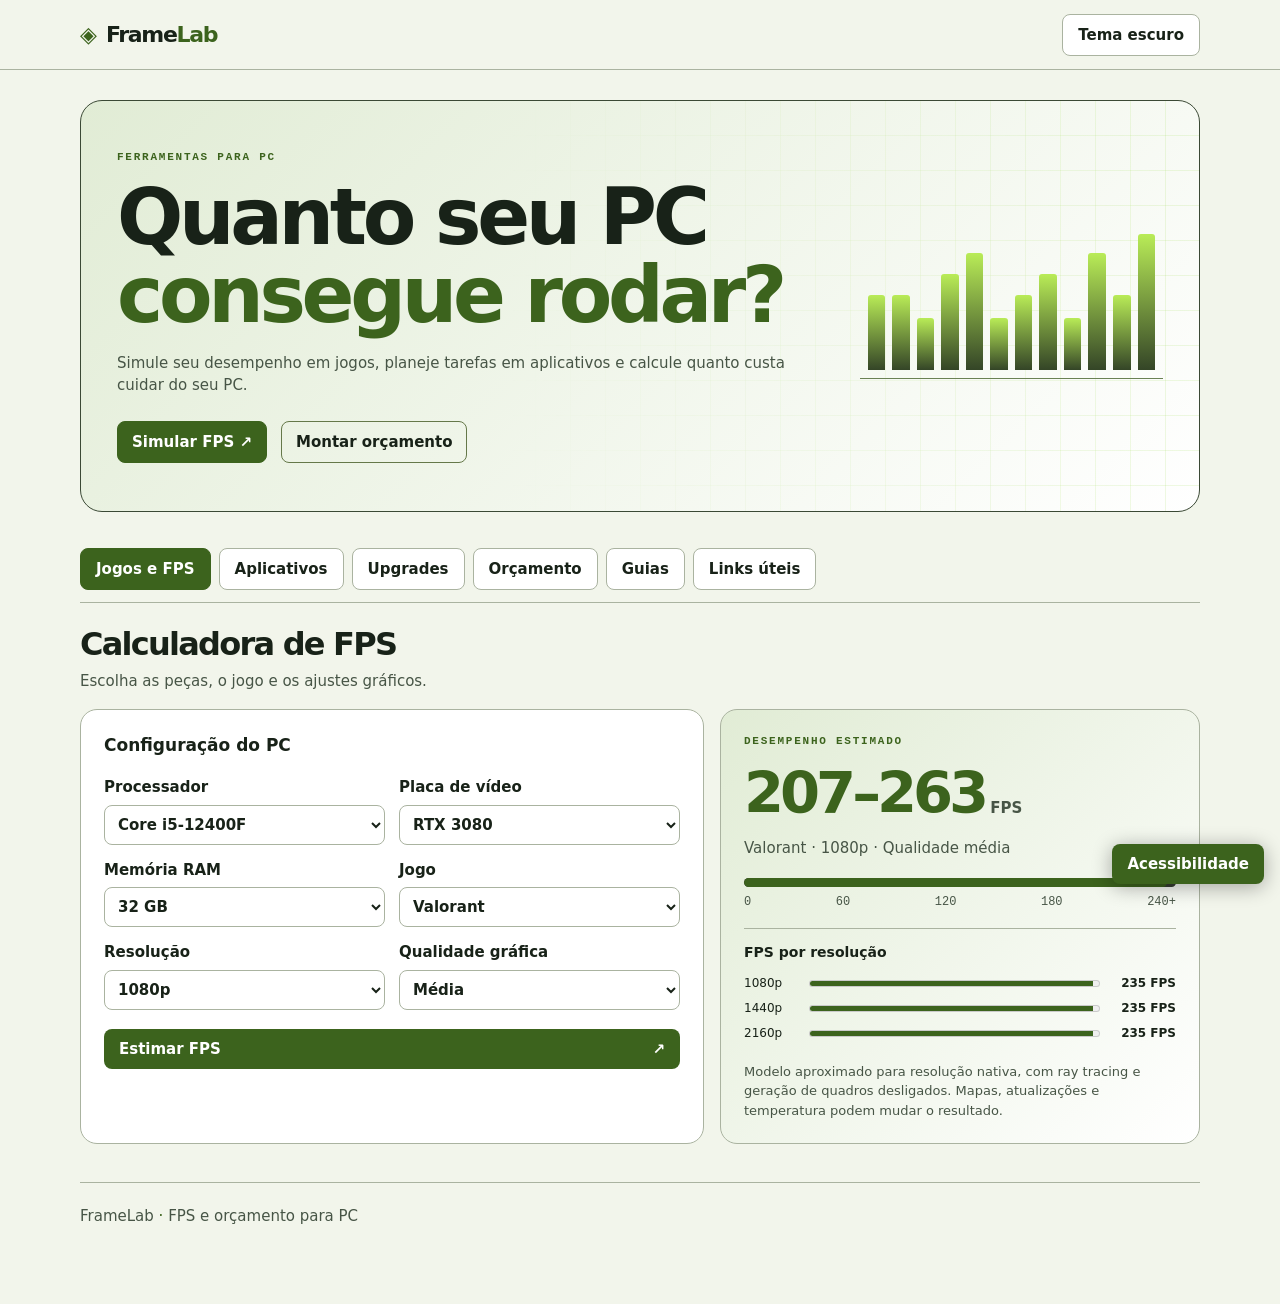
<file: versoes/06-guias-e-links/index.html>
<!doctype html>
<html lang="pt-BR">
<head>
<meta charset="utf-8">
<meta name="viewport" content="width=device-width,initial-scale=1">
<meta name="description" content="Estime o FPS do seu PC e compare preços de serviços em Brasília.">
<title>FrameLab — FPS e orçamento para PC</title>
<link rel="stylesheet" href="style.css">
<script src="app.js" defer></script>
<script src="interface.js" defer></script>
<script src="guides.js" defer></script>
</head>
<body>
<header><div class="shell top"><a class="logo" href="#"><span class="mark" aria-hidden="true">◈</span> Frame<span>Lab</span></a><div class="preferences"><button type="button" id="theme-toggle">Tema claro</button></div></div></header>
<main class="shell" id="conteudo">
<section class="intro"><div><p class="tag">FERRAMENTAS PARA PC</p><h1>Quanto seu PC<br><em>consegue rodar?</em></h1><p>Simule seu desempenho em jogos, planeje tarefas em aplicativos e calcule quanto custa cuidar do seu PC.</p><div class="hero-actions"><a href="#fps">Simular FPS ↗</a><a href="#servicos">Montar orçamento</a></div></div><div class="signal" aria-hidden="true"><i></i><i></i><i></i><i></i><i></i><i></i><i></i><i></i><i></i><i></i><i></i><i></i></div></section>
<div class="tool-tabs" role="tablist" aria-label="Ferramentas do FrameLab">
<button id="tab-fps" role="tab" aria-controls="fps" aria-selected="true" type="button">Jogos e FPS</button>
<button id="tab-apps" role="tab" aria-controls="apps" aria-selected="false" tabindex="-1" type="button">Aplicativos</button>
<button id="tab-upgrade" role="tab" aria-controls="upgrade" aria-selected="false" tabindex="-1" type="button">Upgrades</button>
<button id="tab-servicos" role="tab" aria-controls="servicos" aria-selected="false" tabindex="-1" type="button">Orçamento</button>
<button id="tab-guias" role="tab" aria-controls="guias" aria-selected="false" tabindex="-1" type="button">Guias</button>
<button id="tab-links" role="tab" aria-controls="links" aria-selected="false" tabindex="-1" type="button">Links úteis</button>
</div>
<section id="fps" role="tabpanel" aria-labelledby="tab-fps" tabindex="0">
<div class="section-title"><h2 id="fps-title">Calculadora de FPS</h2><p>Escolha as peças, o jogo e os ajustes gráficos.</p></div>
<div class="grid">
<form id="fps-form" class="panel"><h3>Configuração do PC</h3><div class="fields">
<label>Processador<select id="cpu"></select></label>
<label>Placa de vídeo<select id="gpu"></select></label>
<label>Memória RAM<select id="ram"><option>8 GB</option><option>16 GB</option><option selected>32 GB</option><option>64 GB</option></select></label>
<label>Jogo<select id="game"></select></label>
<label>Resolução<select id="resolution"><option>1080p</option><option>1440p</option><option>2160p</option></select></label>
<label>Qualidade gráfica<select id="quality"><option>Baixa</option><option selected>Média</option><option>Alta</option><option>Ultra</option></select></label>
</div><button type="submit">Estimar FPS <span aria-hidden="true">↗</span></button></form>
<div class="panel result" aria-live="polite" id="fps-results"><p class="tag">DESEMPENHO ESTIMADO</p><div class="readout"><strong id="fps-range"></strong><span> FPS</span></div><p id="fps-context"></p><div class="meter" aria-hidden="true"><span id="fps-meter"></span></div><div class="scale" aria-hidden="true"><span>0</span><span>60</span><span>120</span><span>180</span><span>240+</span></div><div class="comparison"><h3>FPS por resolução</h3><div id="resolution-comparison"></div></div><p class="hint">Modelo aproximado para resolução nativa, com ray tracing e geração de quadros desligados. Mapas, atualizações e temperatura podem mudar o resultado.</p></div>
</div></section>
<section id="apps" role="tabpanel" aria-labelledby="tab-apps" tabindex="0" hidden>
<div class="section-title"><h2>Desempenho em aplicativos</h2><p>Compare o tempo de execução da mesma tarefa em duas configurações.</p></div>
<div class="grid">
<form class="panel" id="app-form">
<h3>Tempos medidos</h3>
<div class="fields">
<label>Aplicativo<select id="application">
<option value="Renderizar a mesma cena">Blender</option>
<option value="Exportar o mesmo vídeo com o mesmo preset">DaVinci Resolve</option>
<option value="Exportar o mesmo vídeo com o mesmo preset">Adobe Premiere Pro</option>
<option value="Aplicar a mesma ação na mesma imagem">Adobe Photoshop</option>
<option value="Compilar o mesmo projeto">Visual Studio Code</option>
</select></label>
<label>Tempo atual (em segundos)<input id="app-before" type="number" min="0.01" step="any" required placeholder="120"></label>
<label>Tempo na outra configuração (em segundos)<input id="app-after" type="number" min="0.01" step="any" required placeholder="90"></label>
</div>
<button type="submit">Comparar tempos</button>
</form>
<div class="panel result" aria-live="polite">
<p class="tag">COMPARAÇÃO</p>
<h3 id="app-task"></h3>
<p id="app-result">Preencha os dois tempos para calcular a diferença.</p>
<p class="hint">Use o mesmo arquivo e as mesmas configurações do aplicativo nas duas medições.</p>
</div></div></section>
<section id="upgrade" role="tabpanel" aria-labelledby="tab-upgrade" tabindex="0" hidden>
<div class="section-title"><h2 id="upgrade-title">Comparador de upgrades</h2><p>Teste uma troca de peça usando o mesmo jogo e os ajustes da calculadora.</p></div>
<div class="grid">
<div class="panel"><h3>Configuração para comparar</h3><div class="fields">
<label>Novo processador<select id="upgrade-cpu"><option value="">Manter o atual</option></select></label>
<label>Nova placa de vídeo<select id="upgrade-gpu"><option value="">Manter a atual</option></select></label>
<label>Taxa do monitor<select id="refresh"><option>60 Hz</option><option>120 Hz</option><option>144 Hz</option><option selected>180 Hz</option><option>240 Hz</option><option>360 Hz</option></select></label>
</div></div>
<div class="panel result" aria-live="polite">
<p class="tag">ANTES E DEPOIS</p>
<dl class="upgrade-stats"><div><dt>Configuração atual</dt><dd id="before-fps"></dd></div><div><dt>Configuração simulada</dt><dd id="after-fps"></dd></div><div><dt>Diferença</dt><dd id="fps-delta"></dd></div></dl>
<p id="monitor-note"></p><p class="hint" id="upgrade-context"></p>
<p class="hint upgrade-hint">A comparação estima FPS. Confira a compatibilidade das peças antes de comprar.</p>
</div></div></section>
<section id="servicos" role="tabpanel" aria-labelledby="tab-servicos" tabindex="0" hidden>
<div class="section-title"><h2 id="services-title">Orçamento de serviços</h2><p>Selecione os serviços para somar os valores de referência de Brasília, DF.</p></div>
<div class="grid"><div class="panel"><h3>Serviços para desktop</h3><div id="services"></div></div><div class="panel result quote"><p class="tag">TOTAL DE REFERÊNCIA</p><div id="quote-total" aria-live="polite">R$ 0</div><p id="quote-count">Selecione um serviço para começar.</p><ul id="quote-items"></ul><button type="button" id="reset-quote" hidden>Limpar seleção</button><p class="hint">Valores consultados em 18/11/2026. Peças, licenças e deslocamento podem ser cobrados à parte. O valor final depende do prestador.</p><p class="sources"><a href="https://loqal.com.br/servicos/computador-desktop/df/brasilia">Loqal Brasília</a><a href="https://www.ciainfor.com.br/">Cia da Informática</a></p></div></div>
</section>
<section id="guias" role="tabpanel" aria-labelledby="tab-guias" tabindex="0" hidden>
<div class="section-title"><h2>Guia do FrameLab</h2><p>Entenda o que cada ferramenta mostra e como usar os resultados.</p></div>
<div class="panel" aria-label="Carrossel de guias">
<div aria-live="polite">
<article class="guide-slide"><img src="guia-fps.webp" alt="Monitor com jogo de corrida em uma mesa com PC gamer"><div><h3>FPS e taxa do monitor</h3><p>FPS é o número de quadros que o PC gera por segundo. Hz é a frequência com que o monitor atualiza a imagem. Compare resoluções usando o mesmo jogo e preset. A faixa exibida é uma estimativa.</p></div></article>
<article class="guide-slide" hidden><img src="guia-upgrade.webp" alt="Placa de vídeo e processador em uma bancada"><div><h3>Upgrades e testes de aplicativos</h3><p>Simule uma troca de CPU ou GPU mantendo o mesmo jogo e preset. Para comparar aplicativos, execute a mesma tarefa nas duas máquinas, com o mesmo arquivo e os mesmos ajustes. Na aba Aplicativos, informe os dois tempos medidos.</p></div></article>
<article class="guide-slide" hidden><img src="guia-servicos.webp" alt="Técnico limpando um gabinete aberto com pincel"><div><h3>Orçamento de serviços</h3><p>Marque os serviços que você precisa para ver o total estimado. Os valores de Brasília têm data e fonte na aba Orçamento. Confirme com o técnico se peças, licenças e deslocamento entram no preço.</p></div></article>
</div>
<div class="carousel-controls"><button type="button" id="guide-prev">← Anterior</button><span id="guide-counter" aria-live="polite">1 de 3</span><button type="button" id="guide-next">Próximo →</button></div>
</div></section>
<section id="links" role="tabpanel" aria-labelledby="tab-links" tabindex="0" hidden>
<div class="section-title"><h2>Links úteis</h2><p>Encontre programas nas páginas oficiais e guarde seus próprios atalhos.</p></div>
<div class="grid">
<div class="panel"><h3>Downloads oficiais</h3><ul class="program-links">
<li><a href="https://www.cpuid.com/softwares/cpu-z.html">CPU-Z ↗</a><span>Identificar processador, placa-mãe e memória RAM</span></li>
<li><a href="https://shotcut.org/download/">Shotcut ↗</a><span>Editor de vídeo gratuito</span></li>
<li><a href="https://kdenlive.org/download/">Kdenlive ↗</a><span>Editor de vídeo gratuito</span></li>
<li><a href="https://obsproject.com/download">OBS Studio ↗</a><span>Gravação de tela e transmissões</span></li>
</ul></div>
<div class="panel"><h3>Meus links</h3><p class="hint">Os links que você adicionar ficam neste navegador.</p>
<form id="link-form" class="link-form"><label>Nome<input name="title" maxlength="80" required></label><label>Endereço HTTPS<input name="url" type="url" placeholder="https://exemplo.com" maxlength="2048" required></label><button type="submit">Adicionar link</button></form>
<p id="link-status" role="status" class="hint"></p><ul id="saved-links" class="program-links"></ul>
</div></div></section>
<footer>FrameLab <span>·</span> FPS e orçamento para PC</footer>
</main>
<button type="button" id="a11y-toggle" aria-haspopup="dialog" aria-controls="a11y-panel" aria-expanded="false">Acessibilidade</button>
<dialog id="a11y-panel" class="panel" aria-labelledby="a11y-title">
<div class="a11y-heading"><h2 id="a11y-title">Acessibilidade</h2><form method="dialog"><button aria-label="Fechar acessibilidade" autofocus>×</button></form></div>
<div class="a11y-options">
<label><input type="checkbox" id="larger-text"> Texto maior</label>
<label><input type="checkbox" id="high-contrast"> Alto contraste</label>
<label><input type="checkbox" id="reduce-motion"> Reduzir movimento</label>
<label><input type="checkbox" id="more-spacing"> Espaçar texto</label>
<label><input type="checkbox" id="underline-links"> Sublinhar links</label>
<label><input type="checkbox" id="mark-focus"> Destacar foco</label>
<label>Cor da página<select id="page-color"><option value="normal">Padrão</option><option value="low">Saturação baixa</option><option value="mono">Monocromática</option></select></label>
</div>
<div class="a11y-actions"><button type="button" id="read-tab">Ouvir aba atual</button><button type="button" id="a11y-reset">Restaurar ajustes</button></div>
<p id="a11y-status" class="hint" role="status"></p>
</dialog>
</body></html>
</file>
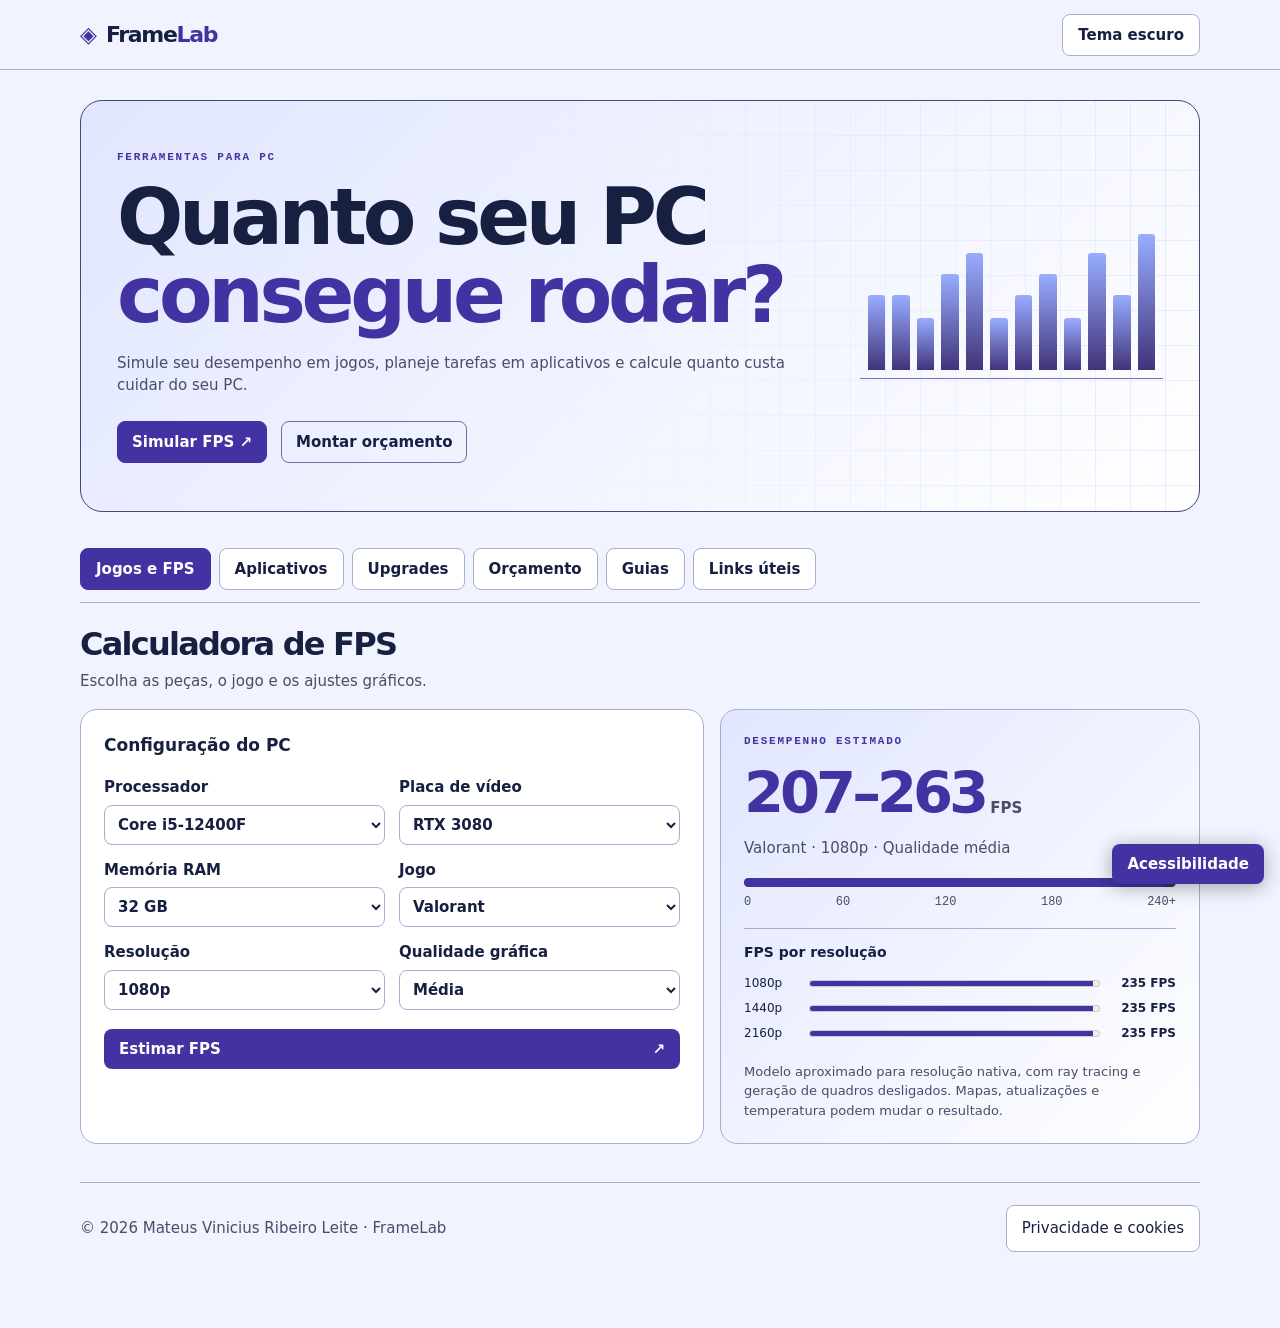
<file: versoes/08-privacidade/index.html>
<!doctype html>
<html lang="pt-BR">
<head>
<meta charset="utf-8">
<meta name="viewport" content="width=device-width,initial-scale=1">
<meta name="description" content="Estime o FPS do seu PC e compare preços de serviços em Brasília.">
<title>FrameLab — FPS e orçamento para PC</title>
<link rel="stylesheet" href="style.css">
<script src="app.js" defer></script>
<script src="interface.js" defer></script>
<script src="guides.js" defer></script>
</head>
<body>
<header><div class="shell top"><a class="logo" href="#"><span class="mark" aria-hidden="true">◈</span> Frame<span>Lab</span></a><div class="preferences"><button type="button" id="theme-toggle">Tema claro</button></div></div></header>
<main class="shell" id="conteudo">
<section class="intro"><div><p class="tag">FERRAMENTAS PARA PC</p><h1>Quanto seu PC<br><em>consegue rodar?</em></h1><p>Simule seu desempenho em jogos, planeje tarefas em aplicativos e calcule quanto custa cuidar do seu PC.</p><div class="hero-actions"><a href="#fps">Simular FPS ↗</a><a href="#servicos">Montar orçamento</a></div></div><div class="signal" aria-hidden="true"><i></i><i></i><i></i><i></i><i></i><i></i><i></i><i></i><i></i><i></i><i></i><i></i></div></section>
<div class="tool-tabs" role="tablist" aria-label="Ferramentas do FrameLab">
<button id="tab-fps" role="tab" aria-controls="fps" aria-selected="true" type="button">Jogos e FPS</button>
<button id="tab-apps" role="tab" aria-controls="apps" aria-selected="false" tabindex="-1" type="button">Aplicativos</button>
<button id="tab-upgrade" role="tab" aria-controls="upgrade" aria-selected="false" tabindex="-1" type="button">Upgrades</button>
<button id="tab-servicos" role="tab" aria-controls="servicos" aria-selected="false" tabindex="-1" type="button">Orçamento</button>
<button id="tab-guias" role="tab" aria-controls="guias" aria-selected="false" tabindex="-1" type="button">Guias</button>
<button id="tab-links" role="tab" aria-controls="links" aria-selected="false" tabindex="-1" type="button">Links úteis</button>
</div>
<section id="fps" role="tabpanel" aria-labelledby="tab-fps" tabindex="0">
<div class="section-title"><h2 id="fps-title">Calculadora de FPS</h2><p>Escolha as peças, o jogo e os ajustes gráficos.</p></div>
<div class="grid">
<form id="fps-form" class="panel"><h3>Configuração do PC</h3><div class="fields">
<label>Processador<select id="cpu"></select></label>
<label>Placa de vídeo<select id="gpu"></select></label>
<label>Memória RAM<select id="ram"><option>8 GB</option><option>16 GB</option><option selected>32 GB</option><option>64 GB</option></select></label>
<label>Jogo<select id="game"></select></label>
<label>Resolução<select id="resolution"><option>1080p</option><option>1440p</option><option>2160p</option></select></label>
<label>Qualidade gráfica<select id="quality"><option>Baixa</option><option selected>Média</option><option>Alta</option><option>Ultra</option></select></label>
</div><button type="submit">Estimar FPS <span aria-hidden="true">↗</span></button></form>
<div class="panel result" aria-live="polite" id="fps-results"><p class="tag">DESEMPENHO ESTIMADO</p><div class="readout"><strong id="fps-range"></strong><span> FPS</span></div><p id="fps-context"></p><div class="meter" aria-hidden="true"><span id="fps-meter"></span></div><div class="scale" aria-hidden="true"><span>0</span><span>60</span><span>120</span><span>180</span><span>240+</span></div><div class="comparison"><h3>FPS por resolução</h3><div id="resolution-comparison"></div></div><p class="hint">Modelo aproximado para resolução nativa, com ray tracing e geração de quadros desligados. Mapas, atualizações e temperatura podem mudar o resultado.</p></div>
</div></section>
<section id="apps" role="tabpanel" aria-labelledby="tab-apps" tabindex="0" hidden>
<div class="section-title"><h2>Desempenho em aplicativos</h2><p>Compare o tempo de execução da mesma tarefa em duas configurações.</p></div>
<div class="grid">
<form class="panel" id="app-form">
<h3>Tempos medidos</h3>
<div class="fields">
<label>Aplicativo<select id="application">
<option value="Renderizar a mesma cena">Blender</option>
<option value="Exportar o mesmo vídeo com o mesmo preset">DaVinci Resolve</option>
<option value="Exportar o mesmo vídeo com o mesmo preset">Adobe Premiere Pro</option>
<option value="Aplicar a mesma ação na mesma imagem">Adobe Photoshop</option>
<option value="Compilar o mesmo projeto">Visual Studio Code</option>
</select></label>
<label>Tempo atual (em segundos)<input id="app-before" type="number" min="0.01" step="any" required placeholder="120"></label>
<label>Tempo na outra configuração (em segundos)<input id="app-after" type="number" min="0.01" step="any" required placeholder="90"></label>
</div>
<button type="submit">Comparar tempos</button>
</form>
<div class="panel result" aria-live="polite">
<p class="tag">COMPARAÇÃO</p>
<h3 id="app-task"></h3>
<p id="app-result">Preencha os dois tempos para calcular a diferença.</p>
<p class="hint">Use o mesmo arquivo e as mesmas configurações do aplicativo nas duas medições.</p>
</div></div></section>
<section id="upgrade" role="tabpanel" aria-labelledby="tab-upgrade" tabindex="0" hidden>
<div class="section-title"><h2 id="upgrade-title">Comparador de upgrades</h2><p>Teste uma troca de peça usando o mesmo jogo e os ajustes da calculadora.</p></div>
<div class="grid">
<div class="panel"><h3>Configuração para comparar</h3><div class="fields">
<label>Novo processador<select id="upgrade-cpu"><option value="">Manter o atual</option></select></label>
<label>Nova placa de vídeo<select id="upgrade-gpu"><option value="">Manter a atual</option></select></label>
<label>Taxa do monitor<select id="refresh"><option>60 Hz</option><option>120 Hz</option><option>144 Hz</option><option selected>180 Hz</option><option>240 Hz</option><option>360 Hz</option></select></label>
</div></div>
<div class="panel result" aria-live="polite">
<p class="tag">ANTES E DEPOIS</p>
<dl class="upgrade-stats"><div><dt>Configuração atual</dt><dd id="before-fps"></dd></div><div><dt>Configuração simulada</dt><dd id="after-fps"></dd></div><div><dt>Diferença</dt><dd id="fps-delta"></dd></div></dl>
<p id="monitor-note"></p><p class="hint" id="upgrade-context"></p>
<p class="hint upgrade-hint">A comparação estima FPS. Confira a compatibilidade das peças antes de comprar.</p>
</div></div></section>
<section id="servicos" role="tabpanel" aria-labelledby="tab-servicos" tabindex="0" hidden>
<div class="section-title"><h2 id="services-title">Orçamento de serviços</h2><p>Selecione os serviços para somar os valores de referência de Brasília, DF.</p></div>
<div class="grid"><div class="panel"><h3>Serviços para desktop</h3><div id="services"></div></div><div class="panel result quote"><p class="tag">TOTAL DE REFERÊNCIA</p><div id="quote-total" aria-live="polite">R$ 0</div><p id="quote-count">Selecione um serviço para começar.</p><ul id="quote-items"></ul><button type="button" id="reset-quote" hidden>Limpar seleção</button><p class="hint">Valores consultados em 18/11/2026. Peças, licenças e deslocamento podem ser cobrados à parte. O valor final depende do prestador.</p><p class="sources"><a href="https://loqal.com.br/servicos/computador-desktop/df/brasilia">Loqal Brasília</a><a href="https://www.ciainfor.com.br/">Cia da Informática</a></p></div></div>
</section>
<section id="guias" role="tabpanel" aria-labelledby="tab-guias" tabindex="0" hidden>
<div class="section-title"><h2>Guia do FrameLab</h2><p>Entenda o que cada ferramenta mostra e como usar os resultados.</p></div>
<div class="panel" aria-label="Carrossel de guias">
<div aria-live="polite">
<article class="guide-slide"><img src="guia-fps.webp" alt="Monitor com jogo de corrida em uma mesa com PC gamer"><div><h3>FPS e taxa do monitor</h3><p>FPS é o número de quadros que o PC gera por segundo. Hz é a frequência com que o monitor atualiza a imagem. Compare resoluções usando o mesmo jogo e preset. A faixa exibida é uma estimativa.</p></div></article>
<article class="guide-slide" hidden><img src="guia-upgrade.webp" alt="Placa de vídeo e processador em uma bancada"><div><h3>Upgrades e testes de aplicativos</h3><p>Simule uma troca de CPU ou GPU mantendo o mesmo jogo e preset. Para comparar aplicativos, execute a mesma tarefa nas duas máquinas, com o mesmo arquivo e os mesmos ajustes. Na aba Aplicativos, informe os dois tempos medidos.</p></div></article>
<article class="guide-slide" hidden><img src="guia-servicos.webp" alt="Técnico limpando um gabinete aberto com pincel"><div><h3>Orçamento de serviços</h3><p>Marque os serviços que você precisa para ver o total estimado. Os valores de Brasília têm data e fonte na aba Orçamento. Confirme com o técnico se peças, licenças e deslocamento entram no preço.</p></div></article>
</div>
<div class="carousel-controls"><button type="button" id="guide-prev">← Anterior</button><span id="guide-counter" aria-live="polite">1 de 3</span><button type="button" id="guide-next">Próximo →</button></div>
</div></section>
<section id="links" role="tabpanel" aria-labelledby="tab-links" tabindex="0" hidden>
<div class="section-title"><h2>Links úteis</h2><p>Encontre programas nas páginas oficiais e guarde seus próprios atalhos.</p></div>
<div class="grid">
<div class="panel"><h3>Downloads oficiais</h3><ul class="program-links">
<li><a href="https://www.cpuid.com/softwares/cpu-z.html">CPU-Z ↗</a><span>Identificar processador, placa-mãe e memória RAM</span></li>
<li><a href="https://shotcut.org/download/">Shotcut ↗</a><span>Editor de vídeo gratuito</span></li>
<li><a href="https://kdenlive.org/download/">Kdenlive ↗</a><span>Editor de vídeo gratuito</span></li>
<li><a href="https://obsproject.com/download">OBS Studio ↗</a><span>Gravação de tela e transmissões</span></li>
</ul></div>
<div class="panel"><h3>Meus links</h3><p class="hint">Os links que você adicionar ficam neste navegador.</p>
<form id="link-form" class="link-form"><label>Nome<input name="title" maxlength="80" required></label><label>Endereço HTTPS<input name="url" type="url" placeholder="https://exemplo.com" maxlength="2048" required></label><button type="submit">Adicionar link</button></form>
<p id="link-status" role="status" class="hint"></p><ul id="saved-links" class="program-links"></ul>
</div></div></section>
<footer class="site-footer">
<p>© 2026 Mateus Vinicius Ribeiro Leite <span>·</span> FrameLab</p>
<button type="button" id="privacy-toggle" aria-haspopup="dialog" aria-controls="privacy-panel">Privacidade e cookies</button>
</footer>
</main>
<button type="button" id="a11y-toggle" aria-haspopup="dialog" aria-controls="a11y-panel" aria-expanded="false">Acessibilidade</button>
<dialog id="a11y-panel" class="panel" aria-labelledby="a11y-title">
<div class="a11y-heading"><h2 id="a11y-title">Acessibilidade</h2><form method="dialog"><button aria-label="Fechar acessibilidade" autofocus>×</button></form></div>
<div class="a11y-options">
<label><input type="checkbox" id="larger-text"> Texto maior</label>
<label><input type="checkbox" id="high-contrast"> Alto contraste</label>
<label><input type="checkbox" id="reduce-motion"> Reduzir movimento</label>
<label><input type="checkbox" id="more-spacing"> Espaçar texto</label>
<label><input type="checkbox" id="underline-links"> Sublinhar links</label>
<label><input type="checkbox" id="mark-focus"> Destacar foco</label>
<label>Cor da página<select id="page-color"><option value="normal">Padrão</option><option value="low">Saturação baixa</option><option value="mono">Monocromática</option></select></label>
</div>
<div class="a11y-actions"><button type="button" id="read-tab">Ouvir aba atual</button><button type="button" id="a11y-reset">Restaurar ajustes</button></div>
<p id="a11y-status" class="hint" role="status"></p>
</dialog>
<dialog id="privacy-panel" class="panel" aria-labelledby="privacy-title">
<div class="a11y-heading"><h2 id="privacy-title">Privacidade e cookies</h2><form method="dialog"><button aria-label="Fechar aviso de privacidade" autofocus>×</button></form></div>
<p>O código do FrameLab usa o armazenamento local do navegador para guardar o tema, as opções de acessibilidade e os links que você adicionar. Esses dados ficam neste navegador e o código do FrameLab não os envia a um servidor.</p>
<p>O código do FrameLab não instala cookies de publicidade nem usa ferramentas de análise de visitas. A plataforma de hospedagem pode usar cookies próprios para funções como login e segurança. Os sites abertos em Links úteis seguem suas próprias políticas.</p>
<details>
<summary>Apagar dados locais do FrameLab</summary>
<p>Isso remove os links adicionados e restaura as preferências de tema e acessibilidade neste navegador.</p>
<button type="button" id="privacy-clear">Confirmar exclusão dos dados locais</button>
</details>
<p class="hint" id="privacy-status" role="status"></p>
</dialog>
<script src="privacy.js" defer></script>
</body></html>
</file>
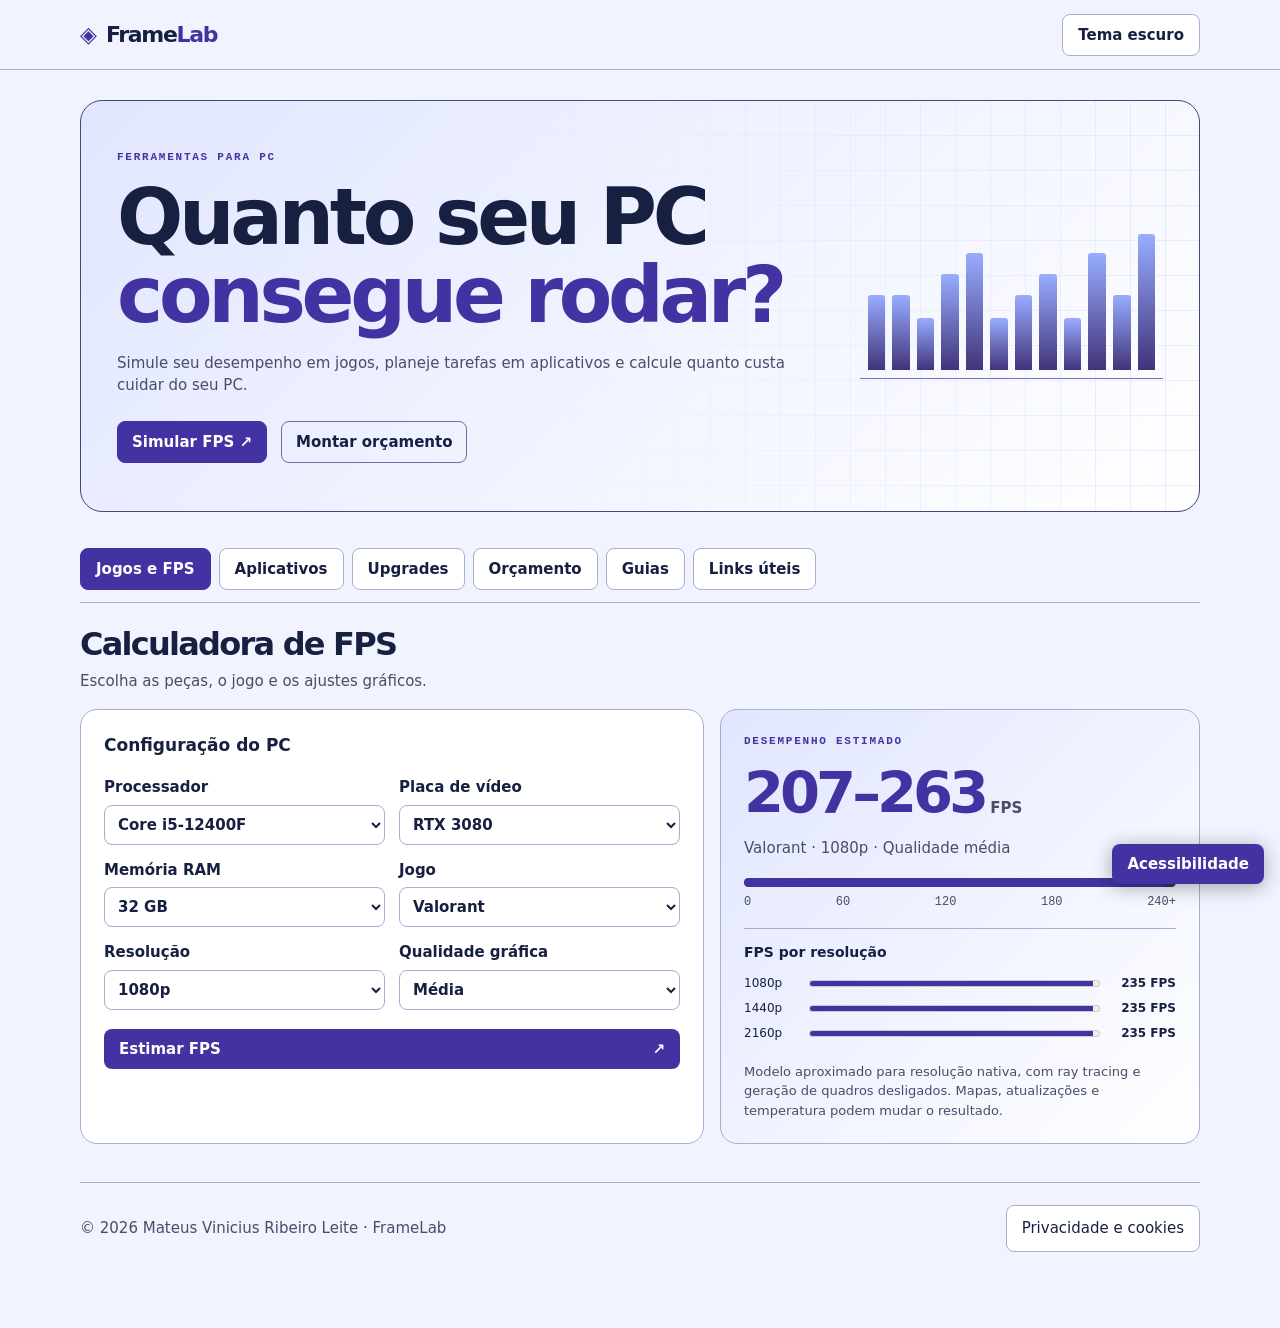
<file: versoes/09-modo-secreto/index.html>
<!doctype html>
<html lang="pt-BR">
<head>
<meta charset="utf-8">
<meta name="viewport" content="width=device-width,initial-scale=1">
<meta name="description" content="Estime o FPS do seu PC e compare preços de serviços em Brasília.">
<title>FrameLab — FPS e orçamento para PC</title>
<link rel="stylesheet" href="style.css">
<script src="app.js" defer></script>
<script src="interface.js" defer></script>
<script src="guides.js" defer></script>
</head>
<body>
<header><div class="shell top"><a class="logo" href="#"><span class="mark" aria-hidden="true">◈</span> Frame<span>Lab</span></a><div class="preferences"><button type="button" id="theme-toggle">Tema claro</button></div></div></header>
<main class="shell" id="conteudo">
<section class="intro"><div><p class="tag">FERRAMENTAS PARA PC</p><h1>Quanto seu PC<br><em>consegue rodar?</em></h1><p>Simule seu desempenho em jogos, planeje tarefas em aplicativos e calcule quanto custa cuidar do seu PC.</p><div class="hero-actions"><a href="#fps">Simular FPS ↗</a><a href="#servicos">Montar orçamento</a></div></div><div class="signal" aria-hidden="true"><i></i><i></i><i></i><i></i><i></i><i></i><i></i><i></i><i></i><i></i><i></i><i></i></div></section>
<div class="tool-tabs" role="tablist" aria-label="Ferramentas do FrameLab">
<button id="tab-fps" role="tab" aria-controls="fps" aria-selected="true" type="button">Jogos e FPS</button>
<button id="tab-apps" role="tab" aria-controls="apps" aria-selected="false" tabindex="-1" type="button">Aplicativos</button>
<button id="tab-upgrade" role="tab" aria-controls="upgrade" aria-selected="false" tabindex="-1" type="button">Upgrades</button>
<button id="tab-servicos" role="tab" aria-controls="servicos" aria-selected="false" tabindex="-1" type="button">Orçamento</button>
<button id="tab-guias" role="tab" aria-controls="guias" aria-selected="false" tabindex="-1" type="button">Guias</button>
<button id="tab-links" role="tab" aria-controls="links" aria-selected="false" tabindex="-1" type="button">Links úteis</button>
<button id="tab-secreto" role="tab" aria-controls="secreto" aria-selected="false" tabindex="-1" type="button" hidden>Modo Secreto</button>
</div>
<section id="fps" role="tabpanel" aria-labelledby="tab-fps" tabindex="0">
<div class="section-title"><h2 id="fps-title">Calculadora de FPS</h2><p>Escolha as peças, o jogo e os ajustes gráficos.</p></div>
<div class="grid">
<form id="fps-form" class="panel"><h3>Configuração do PC</h3><div class="fields">
<label>Processador<select id="cpu"></select></label>
<label>Placa de vídeo<select id="gpu"></select></label>
<label>Memória RAM<select id="ram"><option>8 GB</option><option>16 GB</option><option selected>32 GB</option><option>64 GB</option></select></label>
<label>Jogo<select id="game"></select></label>
<label>Resolução<select id="resolution"><option>1080p</option><option>1440p</option><option>2160p</option></select></label>
<label>Qualidade gráfica<select id="quality"><option>Baixa</option><option selected>Média</option><option>Alta</option><option>Ultra</option></select></label>
</div><button type="submit">Estimar FPS <span aria-hidden="true">↗</span></button></form>
<div class="panel result" aria-live="polite" id="fps-results"><p class="tag">DESEMPENHO ESTIMADO</p><div class="readout"><strong id="fps-range"></strong><span> FPS</span></div><p id="fps-context"></p><div class="meter" aria-hidden="true"><span id="fps-meter"></span></div><div class="scale" aria-hidden="true"><span>0</span><span>60</span><span>120</span><span>180</span><span>240+</span></div><div class="comparison"><h3>FPS por resolução</h3><div id="resolution-comparison"></div></div><p class="hint">Modelo aproximado para resolução nativa, com ray tracing e geração de quadros desligados. Mapas, atualizações e temperatura podem mudar o resultado.</p></div>
</div></section>
<section id="apps" role="tabpanel" aria-labelledby="tab-apps" tabindex="0" hidden>
<div class="section-title"><h2>Aplicativos para seu PC</h2><p>Escolha pelo que você quer fazer.</p></div>
<div class="program-cards">
<article class="panel"><h3>Editar vídeo</h3><p>Corte, organize e exporte seus vídeos com editores gratuitos.</p><a href="https://shotcut.org/download/">Shotcut ↗</a> · <a href="https://kdenlive.org/download/">Kdenlive ↗</a></article>
<article class="panel"><h3>Gravar gameplay</h3><p>Grave a tela ou faça transmissões ao vivo.</p><a href="https://obsproject.com/download">OBS Studio ↗</a></article>
<article class="panel"><h3>Ver as peças do PC</h3><p>Confira seu processador, placa-mãe e memória RAM.</p><a href="https://www.cpuid.com/softwares/cpu-z.html">CPU-Z ↗</a></article>
</div>
<details class="app-benchmark"><summary>Comparar desempenho em aplicativos</summary>
<div class="grid">
<form class="panel" id="app-form">
<h3>Tempos medidos</h3>
<div class="fields">
<label>Aplicativo<select id="application">
<option value="Renderizar a mesma cena">Blender</option>
<option value="Exportar o mesmo vídeo com o mesmo preset">DaVinci Resolve</option>
<option value="Exportar o mesmo vídeo com o mesmo preset">Adobe Premiere Pro</option>
<option value="Aplicar a mesma ação na mesma imagem">Adobe Photoshop</option>
<option value="Compilar o mesmo projeto">Visual Studio Code</option>
</select></label>
<label>Tempo atual (em segundos)<input id="app-before" type="number" min="0.01" step="any" required placeholder="120"></label>
<label>Tempo na outra configuração (em segundos)<input id="app-after" type="number" min="0.01" step="any" required placeholder="90"></label>
</div>
<button type="submit">Comparar tempos</button>
</form>
<div class="panel result" aria-live="polite">
<p class="tag">COMPARAÇÃO</p>
<h3 id="app-task"></h3>
<p id="app-result">Preencha os dois tempos para calcular a diferença.</p>
<p class="hint">Use o mesmo arquivo e as mesmas configurações do aplicativo nas duas medições.</p>
</div></div></details></section>
<section id="upgrade" role="tabpanel" aria-labelledby="tab-upgrade" tabindex="0" hidden>
<div class="section-title"><h2 id="upgrade-title">Comparador de upgrades</h2><p>Teste uma troca de peça usando o mesmo jogo e os ajustes da calculadora.</p></div>
<div class="grid">
<div class="panel"><h3>Configuração para comparar</h3><div class="fields">
<label>Novo processador<select id="upgrade-cpu"><option value="">Manter o atual</option></select></label>
<label>Nova placa de vídeo<select id="upgrade-gpu"><option value="">Manter a atual</option></select></label>
<label>Taxa do monitor<select id="refresh"><option>60 Hz</option><option>120 Hz</option><option>144 Hz</option><option selected>180 Hz</option><option>240 Hz</option><option>360 Hz</option></select></label>
</div></div>
<div class="panel result" aria-live="polite">
<p class="tag">ANTES E DEPOIS</p>
<dl class="upgrade-stats"><div><dt>Configuração atual</dt><dd id="before-fps"></dd></div><div><dt>Configuração simulada</dt><dd id="after-fps"></dd></div><div><dt>Diferença</dt><dd id="fps-delta"></dd></div></dl>
<p id="monitor-note"></p><p class="hint" id="upgrade-context"></p>
<p class="hint upgrade-hint">A comparação estima FPS. Confira a compatibilidade das peças antes de comprar.</p>
</div></div></section>
<section id="servicos" role="tabpanel" aria-labelledby="tab-servicos" tabindex="0" hidden>
<div class="section-title"><h2 id="services-title">Orçamento de serviços</h2><p>Selecione os serviços para somar os valores de referência de Brasília, DF.</p></div>
<div class="grid"><div class="panel"><h3>Serviços para desktop</h3><div id="services"></div></div><div class="panel result quote"><p class="tag">TOTAL DE REFERÊNCIA</p><div id="quote-total" aria-live="polite">R$ 0</div><p id="quote-count">Selecione um serviço para começar.</p><ul id="quote-items"></ul><button type="button" id="reset-quote" hidden>Limpar seleção</button><p class="hint">Valores consultados em 18/11/2026. Peças, licenças e deslocamento podem ser cobrados à parte. O valor final depende do prestador.</p><p class="sources"><a href="https://loqal.com.br/servicos/computador-desktop/df/brasilia">Loqal Brasília</a><a href="https://www.ciainfor.com.br/">Cia da Informática</a></p></div></div>
</section>
<section id="guias" role="tabpanel" aria-labelledby="tab-guias" tabindex="0" hidden>
<div class="section-title"><h2>Guia do FrameLab</h2><p>Entenda o que cada ferramenta mostra e como usar os resultados.</p></div>
<div class="panel" aria-label="Carrossel de guias">
<div aria-live="polite">
<article class="guide-slide"><img src="guia-fps.webp" alt="Monitor com jogo de corrida em uma mesa com PC gamer"><div><h3>FPS e taxa do monitor</h3><p>FPS é o número de quadros que o PC gera por segundo. Hz é a frequência com que o monitor atualiza a imagem. Compare resoluções usando o mesmo jogo e preset. A faixa exibida é uma estimativa.</p></div></article>
<article class="guide-slide" hidden><img src="guia-upgrade.webp" alt="Placa de vídeo e processador em uma bancada"><div><h3>Upgrades e testes de aplicativos</h3><p>Simule uma troca de CPU ou GPU mantendo o mesmo jogo e preset. Para comparar aplicativos, execute a mesma tarefa nas duas máquinas, com o mesmo arquivo e os mesmos ajustes. Na aba Aplicativos, informe os dois tempos medidos.</p></div></article>
<article class="guide-slide" hidden><img src="guia-servicos.webp" alt="Técnico limpando um gabinete aberto com pincel"><div><h3>Orçamento de serviços</h3><p>Marque os serviços que você precisa para ver o total estimado. Os valores de Brasília têm data e fonte na aba Orçamento. Confirme com o técnico se peças, licenças e deslocamento entram no preço.</p></div></article>
</div>
<div class="carousel-controls"><button type="button" id="guide-prev">← Anterior</button><span id="guide-counter" aria-live="polite">1 de 3</span><button type="button" id="guide-next">Próximo →</button></div>
</div></section>
<section id="links" role="tabpanel" aria-labelledby="tab-links" tabindex="0" hidden>
<div class="section-title"><h2>Links úteis</h2><p>Encontre programas nas páginas oficiais e guarde seus próprios atalhos.</p></div>
<div class="grid">
<div class="panel"><h3>Downloads oficiais</h3><ul class="program-links">
<li><a href="https://www.cpuid.com/softwares/cpu-z.html">CPU-Z ↗</a><span>Identificar processador, placa-mãe e memória RAM</span></li>
<li><a href="https://shotcut.org/download/">Shotcut ↗</a><span>Editor de vídeo gratuito</span></li>
<li><a href="https://kdenlive.org/download/">Kdenlive ↗</a><span>Editor de vídeo gratuito</span></li>
<li><a href="https://obsproject.com/download">OBS Studio ↗</a><span>Gravação de tela e transmissões</span></li>
</ul></div>
<div class="panel"><h3>Meus links</h3><p class="hint">Os links que você adicionar ficam neste navegador.</p>
<form id="link-form" class="link-form"><label>Nome<input name="title" maxlength="80" required></label><label>Endereço HTTPS<input name="url" type="url" placeholder="https://exemplo.com" maxlength="2048" required></label><button type="submit">Adicionar link</button></form>
<p id="link-status" role="status" class="hint"></p><ul id="saved-links" class="program-links"></ul>
</div></div></section>
<section id="secreto" role="tabpanel" aria-labelledby="tab-secreto" tabindex="0" hidden>
<div class="section-title"><p class="tag">CÓDIGO ATIVADO</p><h2>Modo Secreto</h2><p>Jogos e ferramentas grátis com download nos sites oficiais.</p></div>
<div class="program-cards">
<article class="panel"><h3>SuperTuxKart</h3><p>Corrida de kart de código aberto.</p><a href="https://supertuxkart.net/Download">Download oficial ↗</a></article>
<article class="panel"><h3>0 A.D.</h3><p>Estratégia em tempo real inspirada na Antiguidade.</p><a href="https://play0ad.com/download/">Download oficial ↗</a></article>
<article class="panel"><h3>Kdenlive</h3><p>Editor de vídeo gratuito e de código aberto.</p><a href="https://kdenlive.org/download/">Download oficial ↗</a></article>
</div></section>
<footer class="site-footer">
<p>© 2026 Mateus Vinicius Ribeiro Leite <span>·</span> <button class="secret-entry" id="secret-trigger" type="button" aria-label="FrameLab: inserir código secreto" aria-haspopup="dialog">FrameLab</button></p>
<button type="button" id="privacy-toggle" aria-haspopup="dialog" aria-controls="privacy-panel">Privacidade e cookies</button>
</footer>
</main>
<button type="button" id="a11y-toggle" aria-haspopup="dialog" aria-controls="a11y-panel" aria-expanded="false">Acessibilidade</button>
<dialog id="a11y-panel" class="panel" aria-labelledby="a11y-title">
<div class="a11y-heading"><h2 id="a11y-title">Acessibilidade</h2><form method="dialog"><button aria-label="Fechar acessibilidade" autofocus>×</button></form></div>
<div class="a11y-options">
<label><input type="checkbox" id="larger-text"> Texto maior</label>
<label><input type="checkbox" id="high-contrast"> Alto contraste</label>
<label><input type="checkbox" id="reduce-motion"> Reduzir movimento</label>
<label><input type="checkbox" id="more-spacing"> Espaçar texto</label>
<label><input type="checkbox" id="underline-links"> Sublinhar links</label>
<label><input type="checkbox" id="mark-focus"> Destacar foco</label>
<label>Cor da página<select id="page-color"><option value="normal">Padrão</option><option value="low">Saturação baixa</option><option value="mono">Monocromática</option></select></label>
</div>
<div class="a11y-actions"><button type="button" id="read-tab">Ouvir aba atual</button><button type="button" id="a11y-reset">Restaurar ajustes</button></div>
<p id="a11y-status" class="hint" role="status"></p>
</dialog>
<dialog id="privacy-panel" class="panel" aria-labelledby="privacy-title">
<div class="a11y-heading"><h2 id="privacy-title">Privacidade e cookies</h2><form method="dialog"><button aria-label="Fechar aviso de privacidade" autofocus>×</button></form></div>
<p>O código do FrameLab usa o armazenamento local do navegador para guardar o tema, as opções de acessibilidade e os links que você adicionar. Esses dados ficam neste navegador e o código do FrameLab não os envia a um servidor.</p>
<p>O código do FrameLab não instala cookies de publicidade nem usa ferramentas de análise de visitas. A plataforma de hospedagem pode usar cookies próprios para funções como login e segurança. Os sites abertos em Links úteis seguem suas próprias políticas.</p>
<details>
<summary>Apagar dados locais do FrameLab</summary>
<p>Isso remove os links adicionados e restaura as preferências de tema e acessibilidade neste navegador.</p>
<button type="button" id="privacy-clear">Confirmar exclusão dos dados locais</button>
</details>
<p class="hint" id="privacy-status" role="status"></p>
</dialog>
<script src="privacy.js" defer></script>
<dialog id="secret-dialog" class="panel" aria-labelledby="secret-title">
<div class="a11y-heading"><h2 id="secret-title">Terminal FrameLab</h2><form method="dialog"><button aria-label="Fechar terminal">×</button></form></div>
<form id="secret-form" class="link-form">
<label>Código<input id="secret-code" type="text" maxlength="16" autocomplete="off" required autofocus></label>
<label>Palavra-passe<input id="secret-pass" type="password" maxlength="32" autocomplete="off" required></label>
<button type="submit">Ativar</button>
<p role="status" id="secret-status"></p>
</form></dialog>
<script src="secret.js" defer></script>
</body></html>
</file>
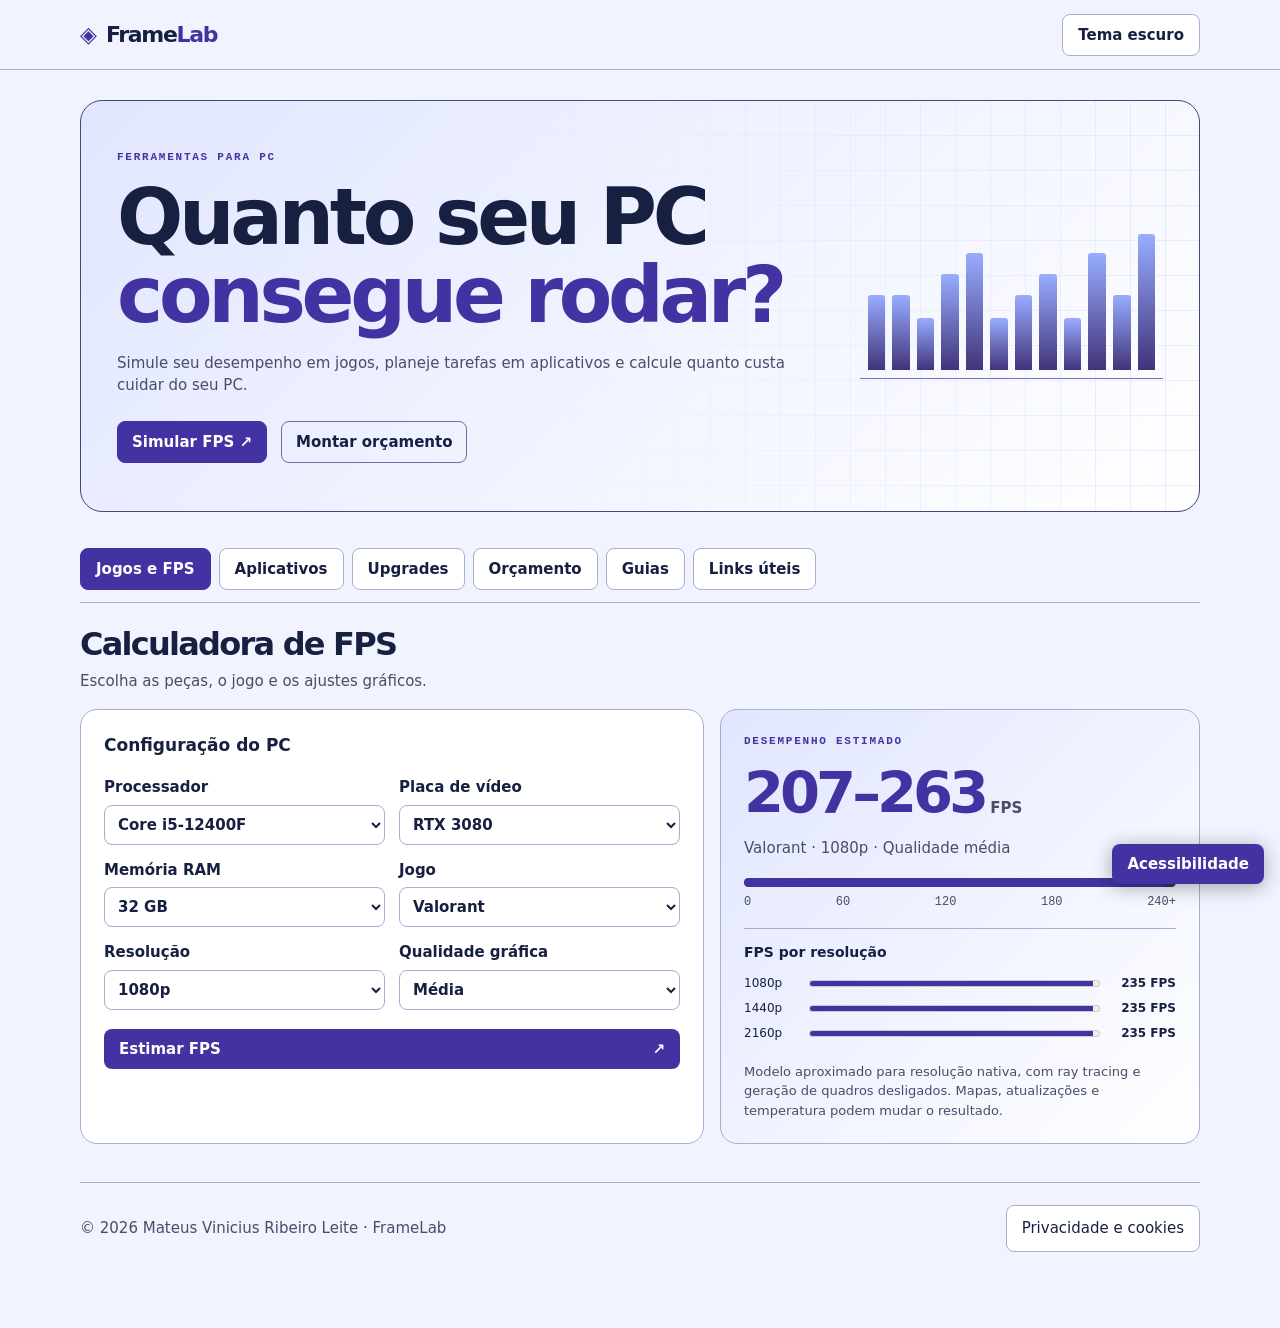
<file: versoes/11-animacao-terminal/index.html>
<!doctype html>
<html lang="pt-BR">
<head>
<meta charset="utf-8">
<meta name="viewport" content="width=device-width,initial-scale=1">
<meta name="description" content="Estime o FPS do seu PC e compare preços de serviços em Brasília.">
<title>FrameLab — FPS e orçamento para PC</title>
<link rel="stylesheet" href="style.css">
<script src="app.js" defer></script>
<script src="interface.js" defer></script>
<script src="guides.js" defer></script>
</head>
<body>
<header><div class="shell top"><a class="logo" href="#"><span class="mark" aria-hidden="true">◈</span> Frame<span>Lab</span></a><div class="preferences"><button type="button" id="theme-toggle">Tema claro</button></div></div></header>
<main class="shell" id="conteudo">
<section class="intro"><div><p class="tag">FERRAMENTAS PARA PC</p><h1>Quanto seu PC<br><em>consegue rodar?</em></h1><p>Simule seu desempenho em jogos, planeje tarefas em aplicativos e calcule quanto custa cuidar do seu PC.</p><div class="hero-actions"><a href="#fps">Simular FPS ↗</a><a href="#servicos">Montar orçamento</a></div></div><div class="signal" aria-hidden="true"><i></i><i></i><i></i><i></i><i></i><i></i><i></i><i></i><i></i><i></i><i></i><i></i></div></section>
<div class="tool-tabs" role="tablist" aria-label="Ferramentas do FrameLab">
<button id="tab-fps" role="tab" aria-controls="fps" aria-selected="true" type="button">Jogos e FPS</button>
<button id="tab-apps" role="tab" aria-controls="apps" aria-selected="false" tabindex="-1" type="button">Aplicativos</button>
<button id="tab-upgrade" role="tab" aria-controls="upgrade" aria-selected="false" tabindex="-1" type="button">Upgrades</button>
<button id="tab-servicos" role="tab" aria-controls="servicos" aria-selected="false" tabindex="-1" type="button">Orçamento</button>
<button id="tab-guias" role="tab" aria-controls="guias" aria-selected="false" tabindex="-1" type="button">Guias</button>
<button id="tab-links" role="tab" aria-controls="links" aria-selected="false" tabindex="-1" type="button">Links úteis</button>
<button id="tab-secreto" role="tab" aria-controls="secreto" aria-selected="false" tabindex="-1" type="button" hidden>Modo Secreto</button>
</div>
<section id="fps" role="tabpanel" aria-labelledby="tab-fps" tabindex="0">
<div class="section-title"><h2 id="fps-title">Calculadora de FPS</h2><p>Escolha as peças, o jogo e os ajustes gráficos.</p></div>
<div class="grid">
<form id="fps-form" class="panel"><h3>Configuração do PC</h3><div class="fields">
<label>Processador<select id="cpu"></select></label>
<label>Placa de vídeo<select id="gpu"></select></label>
<label>Memória RAM<select id="ram"><option>8 GB</option><option>16 GB</option><option selected>32 GB</option><option>64 GB</option></select></label>
<label>Jogo<select id="game"></select></label>
<label>Resolução<select id="resolution"><option>1080p</option><option>1440p</option><option>2160p</option></select></label>
<label>Qualidade gráfica<select id="quality"><option>Baixa</option><option selected>Média</option><option>Alta</option><option>Ultra</option></select></label>
</div><button type="submit">Estimar FPS <span aria-hidden="true">↗</span></button></form>
<div class="panel result" aria-live="polite" id="fps-results"><p class="tag">DESEMPENHO ESTIMADO</p><div class="readout"><strong id="fps-range"></strong><span> FPS</span></div><p id="fps-context"></p><div class="meter" aria-hidden="true"><span id="fps-meter"></span></div><div class="scale" aria-hidden="true"><span>0</span><span>60</span><span>120</span><span>180</span><span>240+</span></div><div class="comparison"><h3>FPS por resolução</h3><div id="resolution-comparison"></div></div><p class="hint">Modelo aproximado para resolução nativa, com ray tracing e geração de quadros desligados. Mapas, atualizações e temperatura podem mudar o resultado.</p></div>
</div></section>
<section id="apps" role="tabpanel" aria-labelledby="tab-apps" tabindex="0" hidden>
<div class="section-title"><h2>Aplicativos para seu PC</h2><p>Escolha pelo que você quer fazer.</p></div>
<div class="program-cards">
<article class="panel"><h3>Editar vídeo</h3><p>Corte, organize e exporte seus vídeos com editores gratuitos.</p><a href="https://shotcut.org/download/">Shotcut ↗</a> · <a href="https://kdenlive.org/download/">Kdenlive ↗</a></article>
<article class="panel"><h3>Gravar gameplay</h3><p>Grave a tela ou faça transmissões ao vivo.</p><a href="https://obsproject.com/download">OBS Studio ↗</a></article>
<article class="panel"><h3>Ver as peças do PC</h3><p>Confira seu processador, placa-mãe e memória RAM.</p><a href="https://www.cpuid.com/softwares/cpu-z.html">CPU-Z ↗</a></article>
</div>
<details class="app-benchmark"><summary>Comparar desempenho em aplicativos</summary>
<div class="grid">
<form class="panel" id="app-form">
<h3>Tempos medidos</h3>
<div class="fields">
<label>Aplicativo<select id="application">
<option value="Renderizar a mesma cena">Blender</option>
<option value="Exportar o mesmo vídeo com o mesmo preset">DaVinci Resolve</option>
<option value="Exportar o mesmo vídeo com o mesmo preset">Adobe Premiere Pro</option>
<option value="Aplicar a mesma ação na mesma imagem">Adobe Photoshop</option>
<option value="Compilar o mesmo projeto">Visual Studio Code</option>
</select></label>
<label>Tempo atual (em segundos)<input id="app-before" type="number" min="0.01" step="any" required placeholder="120"></label>
<label>Tempo na outra configuração (em segundos)<input id="app-after" type="number" min="0.01" step="any" required placeholder="90"></label>
</div>
<button type="submit">Comparar tempos</button>
</form>
<div class="panel result" aria-live="polite">
<p class="tag">COMPARAÇÃO</p>
<h3 id="app-task"></h3>
<p id="app-result">Preencha os dois tempos para calcular a diferença.</p>
<p class="hint">Use o mesmo arquivo e as mesmas configurações do aplicativo nas duas medições.</p>
</div></div></details></section>
<section id="upgrade" role="tabpanel" aria-labelledby="tab-upgrade" tabindex="0" hidden>
<div class="section-title"><h2 id="upgrade-title">Comparador de upgrades</h2><p>Teste uma troca de peça usando o mesmo jogo e os ajustes da calculadora.</p></div>
<div class="grid">
<div class="panel"><h3>Configuração para comparar</h3><div class="fields">
<label>Novo processador<select id="upgrade-cpu"><option value="">Manter o atual</option></select></label>
<label>Nova placa de vídeo<select id="upgrade-gpu"><option value="">Manter a atual</option></select></label>
<label>Taxa do monitor<select id="refresh"><option>60 Hz</option><option>120 Hz</option><option>144 Hz</option><option selected>180 Hz</option><option>240 Hz</option><option>360 Hz</option></select></label>
</div></div>
<div class="panel result" aria-live="polite">
<p class="tag">ANTES E DEPOIS</p>
<dl class="upgrade-stats"><div><dt>Configuração atual</dt><dd id="before-fps"></dd></div><div><dt>Configuração simulada</dt><dd id="after-fps"></dd></div><div><dt>Diferença</dt><dd id="fps-delta"></dd></div></dl>
<p id="monitor-note"></p><p class="hint" id="upgrade-context"></p>
<p class="hint upgrade-hint">A comparação estima FPS. Confira a compatibilidade das peças antes de comprar.</p>
</div></div></section>
<section id="servicos" role="tabpanel" aria-labelledby="tab-servicos" tabindex="0" hidden>
<div class="section-title"><h2 id="services-title">Orçamento de serviços</h2><p>Selecione os serviços para somar os valores de referência de Brasília, DF.</p></div>
<div class="grid"><div class="panel"><h3>Serviços para desktop</h3><div id="services"></div></div><div class="panel result quote"><p class="tag">TOTAL DE REFERÊNCIA</p><div id="quote-total" aria-live="polite">R$ 0</div><p id="quote-count">Selecione um serviço para começar.</p><ul id="quote-items"></ul><button type="button" id="reset-quote" hidden>Limpar seleção</button><p class="hint">Valores consultados em 18/11/2026. Peças, licenças e deslocamento podem ser cobrados à parte. O valor final depende do prestador.</p><p class="sources"><a href="https://loqal.com.br/servicos/computador-desktop/df/brasilia">Loqal Brasília</a><a href="https://www.ciainfor.com.br/">Cia da Informática</a></p></div></div>
</section>
<section id="guias" role="tabpanel" aria-labelledby="tab-guias" tabindex="0" hidden>
<div class="section-title"><h2>Guia do FrameLab</h2><p>Entenda o que cada ferramenta mostra e como usar os resultados.</p></div>
<div class="panel" aria-label="Carrossel de guias">
<div aria-live="polite">
<article class="guide-slide"><img src="guia-fps.webp" alt="Monitor com jogo de corrida em uma mesa com PC gamer"><div><h3>FPS e taxa do monitor</h3><p>FPS é o número de quadros que o PC gera por segundo. Hz é a frequência com que o monitor atualiza a imagem. Compare resoluções usando o mesmo jogo e preset. A faixa exibida é uma estimativa.</p></div></article>
<article class="guide-slide" hidden><img src="guia-upgrade.webp" alt="Placa de vídeo e processador em uma bancada"><div><h3>Upgrades e testes de aplicativos</h3><p>Simule uma troca de CPU ou GPU mantendo o mesmo jogo e preset. Para comparar aplicativos, execute a mesma tarefa nas duas máquinas, com o mesmo arquivo e os mesmos ajustes. Na aba Aplicativos, informe os dois tempos medidos.</p></div></article>
<article class="guide-slide" hidden><img src="guia-servicos.webp" alt="Técnico limpando um gabinete aberto com pincel"><div><h3>Orçamento de serviços</h3><p>Marque os serviços que você precisa para ver o total estimado. Os valores de Brasília têm data e fonte na aba Orçamento. Confirme com o técnico se peças, licenças e deslocamento entram no preço.</p></div></article>
</div>
<div class="carousel-controls"><button type="button" id="guide-prev">← Anterior</button><span id="guide-counter" aria-live="polite">1 de 3</span><button type="button" id="guide-next">Próximo →</button></div>
</div></section>
<section id="links" role="tabpanel" aria-labelledby="tab-links" tabindex="0" hidden>
<div class="section-title"><h2>Links úteis</h2><p>Encontre programas nas páginas oficiais e guarde seus próprios atalhos.</p></div>
<div class="grid">
<div class="panel"><h3>Downloads oficiais</h3><ul class="program-links">
<li><a href="https://www.cpuid.com/softwares/cpu-z.html">CPU-Z ↗</a><span>Identificar processador, placa-mãe e memória RAM</span></li>
<li><a href="https://shotcut.org/download/">Shotcut ↗</a><span>Editor de vídeo gratuito</span></li>
<li><a href="https://kdenlive.org/download/">Kdenlive ↗</a><span>Editor de vídeo gratuito</span></li>
<li><a href="https://obsproject.com/download">OBS Studio ↗</a><span>Gravação de tela e transmissões</span></li>
</ul></div>
<div class="panel"><h3>Meus links</h3><p class="hint">Os links que você adicionar ficam neste navegador.</p>
<form id="link-form" class="link-form"><label>Nome<input name="title" maxlength="80" required></label><label>Endereço HTTPS<input name="url" type="url" placeholder="https://exemplo.com" maxlength="2048" required></label><button type="submit">Adicionar link</button></form>
<p id="link-status" role="status" class="hint"></p><ul id="saved-links" class="program-links"></ul>
</div></div></section>
<section id="secreto" role="tabpanel" aria-labelledby="tab-secreto" tabindex="0" hidden>
<div class="section-title"><p class="tag">CÓDIGO ATIVADO</p><h2>Modo Secreto</h2><p>Jogos e ferramentas grátis com download nos sites oficiais.</p></div>
<div class="program-cards">
<article class="panel"><h3>SuperTuxKart</h3><p>Corrida de kart de código aberto.</p><a href="https://supertuxkart.net/Download">Download oficial ↗</a></article>
<article class="panel"><h3>0 A.D.</h3><p>Estratégia em tempo real inspirada na Antiguidade.</p><a href="https://play0ad.com/download/">Download oficial ↗</a></article>
<article class="panel"><h3>Kdenlive</h3><p>Editor de vídeo gratuito e de código aberto.</p><a href="https://kdenlive.org/download/">Download oficial ↗</a></article>
</div></section>
<footer class="site-footer">
<p>© 2026 Mateus Vinicius Ribeiro Leite <span>·</span> <button class="secret-entry" id="secret-trigger" type="button" aria-label="FrameLab: inserir código secreto" aria-haspopup="dialog">FrameLab</button></p>
<button type="button" id="privacy-toggle" aria-haspopup="dialog" aria-controls="privacy-panel">Privacidade e cookies</button>
</footer>
</main>
<button type="button" id="a11y-toggle" aria-haspopup="dialog" aria-controls="a11y-panel" aria-expanded="false">Acessibilidade</button>
<dialog id="a11y-panel" class="panel" aria-labelledby="a11y-title">
<div class="a11y-heading"><h2 id="a11y-title">Acessibilidade</h2><form method="dialog"><button aria-label="Fechar acessibilidade" autofocus>×</button></form></div>
<div class="a11y-options">
<label><input type="checkbox" id="larger-text"> Texto maior</label>
<label><input type="checkbox" id="high-contrast"> Alto contraste</label>
<label><input type="checkbox" id="reduce-motion"> Reduzir movimento</label>
<label><input type="checkbox" id="more-spacing"> Espaçar texto</label>
<label><input type="checkbox" id="underline-links"> Sublinhar links</label>
<label><input type="checkbox" id="mark-focus"> Destacar foco</label>
<label>Cor da página<select id="page-color"><option value="normal">Padrão</option><option value="low">Saturação baixa</option><option value="mono">Monocromática</option></select></label>
</div>
<div class="a11y-actions"><button type="button" id="read-tab">Ouvir aba atual</button><button type="button" id="a11y-reset">Restaurar ajustes</button></div>
<p id="a11y-status" class="hint" role="status"></p>
</dialog>
<dialog id="privacy-panel" class="panel" aria-labelledby="privacy-title">
<div class="a11y-heading"><h2 id="privacy-title">Privacidade e cookies</h2><form method="dialog"><button aria-label="Fechar aviso de privacidade" autofocus>×</button></form></div>
<p>O código do FrameLab usa o armazenamento local do navegador para guardar o tema, as opções de acessibilidade e os links que você adicionar. Esses dados ficam neste navegador e o código do FrameLab não os envia a um servidor.</p>
<p>O código do FrameLab não instala cookies de publicidade nem usa ferramentas de análise de visitas. A plataforma de hospedagem pode usar cookies próprios para funções como login e segurança. Os sites abertos em Links úteis seguem suas próprias políticas.</p>
<details>
<summary>Apagar dados locais do FrameLab</summary>
<p>Isso remove os links adicionados e restaura as preferências de tema e acessibilidade neste navegador.</p>
<button type="button" id="privacy-clear">Confirmar exclusão dos dados locais</button>
</details>
<p class="hint" id="privacy-status" role="status"></p>
</dialog>
<script src="privacy.js" defer></script>
<dialog id="secret-dialog" class="panel" aria-labelledby="secret-title">
<div class="a11y-heading"><h2 id="secret-title">Terminal FrameLab</h2><form method="dialog"><button aria-label="Fechar terminal">×</button></form></div>
<form id="secret-form" class="link-form">
<label>Código<input id="secret-code" type="text" maxlength="16" autocomplete="off" required autofocus></label>
<label>Palavra-passe<input id="secret-pass" type="password" maxlength="32" autocomplete="off" required></label>
<button type="submit">Ativar</button>
<p role="status" id="secret-status"></p>
</form></dialog>
<dialog id="terminal-intro" class="panel" aria-labelledby="terminal-intro-title">
<h2 id="terminal-intro-title">Acesso liberado</h2>
<ol class="terminal-log" aria-hidden="true">
<li>&gt; TEUZN reconhecido</li>
<li>&gt; Palavra-passe validada</li>
<li>&gt; Iniciando Modo Secreto...</li>
</ol>
<form method="dialog"><button type="submit" autofocus>Pular animação</button></form>
</dialog>
<script src="secret.js" defer></script>
</body></html>
</file>
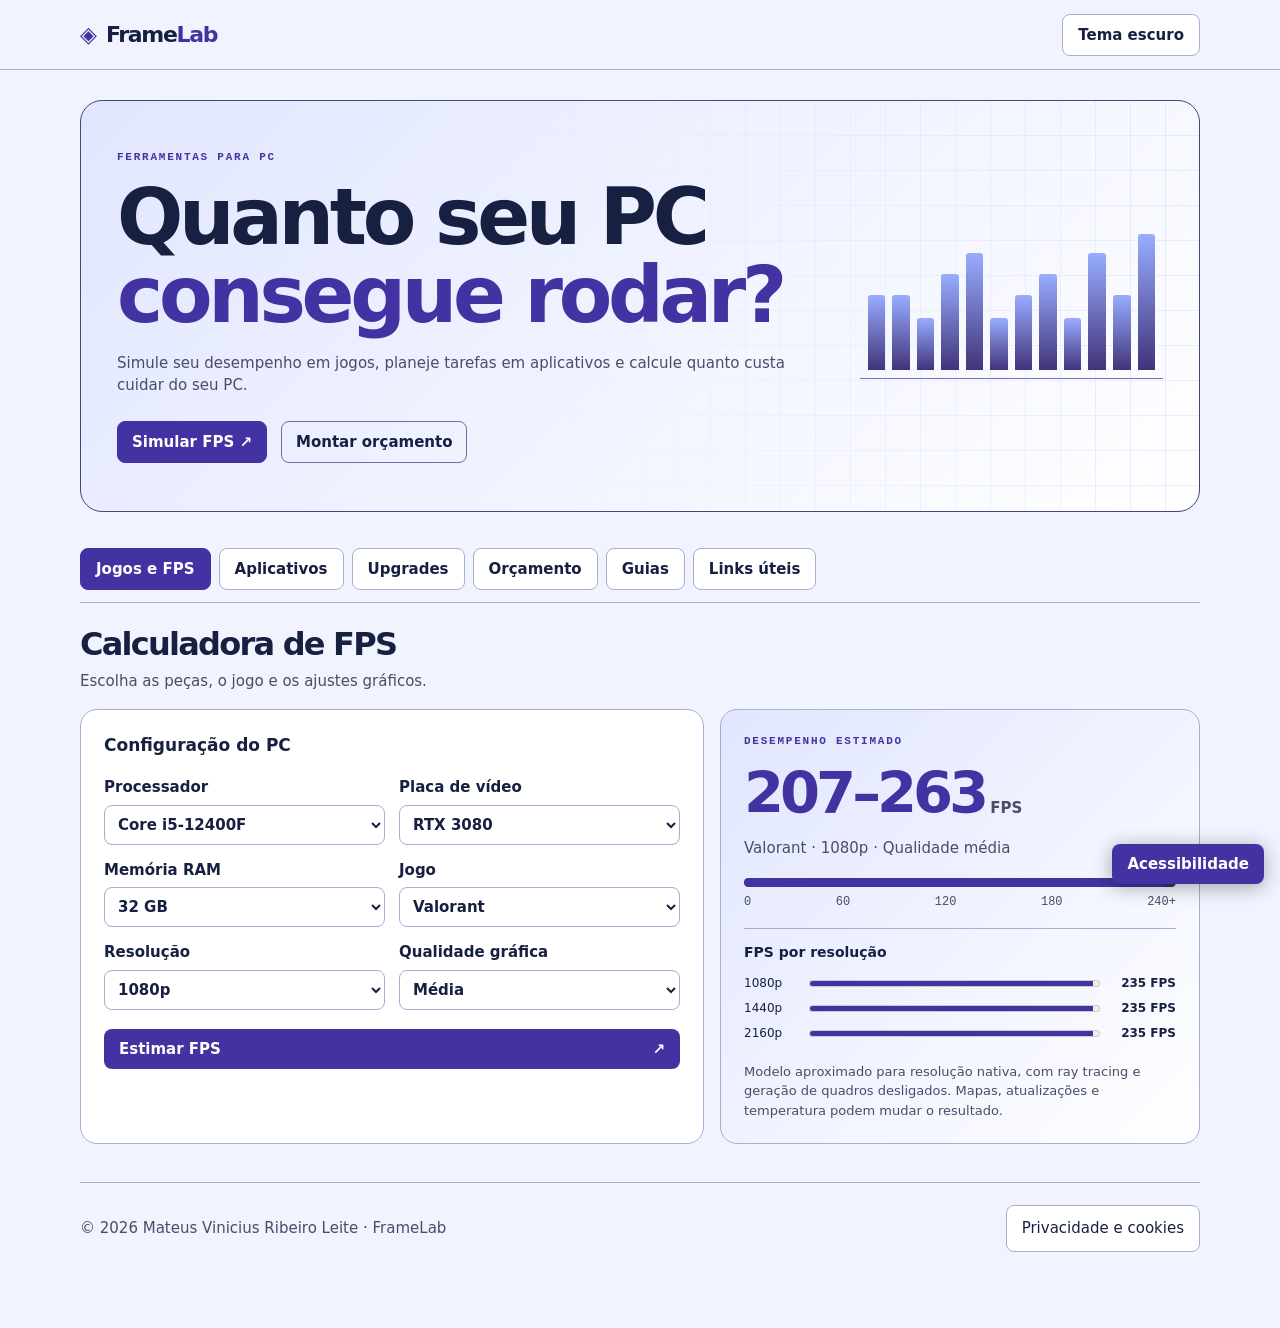
<file: versoes/12-terminal-tela-inteira/index.html>
<!doctype html>
<html lang="pt-BR">
<head>
<meta charset="utf-8">
<meta name="viewport" content="width=device-width,initial-scale=1">
<meta name="description" content="Estime o FPS do seu PC e compare preços de serviços em Brasília.">
<title>FrameLab — FPS e orçamento para PC</title>
<link rel="stylesheet" href="style.css">
<script src="app.js" defer></script>
<script src="interface.js" defer></script>
<script src="guides.js" defer></script>
</head>
<body>
<header><div class="shell top"><a class="logo" href="#"><span class="mark" aria-hidden="true">◈</span> Frame<span>Lab</span></a><div class="preferences"><button type="button" id="theme-toggle">Tema claro</button></div></div></header>
<main class="shell" id="conteudo">
<section class="intro"><div><p class="tag">FERRAMENTAS PARA PC</p><h1>Quanto seu PC<br><em>consegue rodar?</em></h1><p>Simule seu desempenho em jogos, planeje tarefas em aplicativos e calcule quanto custa cuidar do seu PC.</p><div class="hero-actions"><a href="#fps">Simular FPS ↗</a><a href="#servicos">Montar orçamento</a></div></div><div class="signal" aria-hidden="true"><i></i><i></i><i></i><i></i><i></i><i></i><i></i><i></i><i></i><i></i><i></i><i></i></div></section>
<div class="tool-tabs" role="tablist" aria-label="Ferramentas do FrameLab">
<button id="tab-fps" role="tab" aria-controls="fps" aria-selected="true" type="button">Jogos e FPS</button>
<button id="tab-apps" role="tab" aria-controls="apps" aria-selected="false" tabindex="-1" type="button">Aplicativos</button>
<button id="tab-upgrade" role="tab" aria-controls="upgrade" aria-selected="false" tabindex="-1" type="button">Upgrades</button>
<button id="tab-servicos" role="tab" aria-controls="servicos" aria-selected="false" tabindex="-1" type="button">Orçamento</button>
<button id="tab-guias" role="tab" aria-controls="guias" aria-selected="false" tabindex="-1" type="button">Guias</button>
<button id="tab-links" role="tab" aria-controls="links" aria-selected="false" tabindex="-1" type="button">Links úteis</button>
<button id="tab-secreto" role="tab" aria-controls="secreto" aria-selected="false" tabindex="-1" type="button" hidden>Modo Secreto</button>
</div>
<section id="fps" role="tabpanel" aria-labelledby="tab-fps" tabindex="0">
<div class="section-title"><h2 id="fps-title">Calculadora de FPS</h2><p>Escolha as peças, o jogo e os ajustes gráficos.</p></div>
<div class="grid">
<form id="fps-form" class="panel"><h3>Configuração do PC</h3><div class="fields">
<label>Processador<select id="cpu"></select></label>
<label>Placa de vídeo<select id="gpu"></select></label>
<label>Memória RAM<select id="ram"><option>8 GB</option><option>16 GB</option><option selected>32 GB</option><option>64 GB</option></select></label>
<label>Jogo<select id="game"></select></label>
<label>Resolução<select id="resolution"><option>1080p</option><option>1440p</option><option>2160p</option></select></label>
<label>Qualidade gráfica<select id="quality"><option>Baixa</option><option selected>Média</option><option>Alta</option><option>Ultra</option></select></label>
</div><button type="submit">Estimar FPS <span aria-hidden="true">↗</span></button></form>
<div class="panel result" aria-live="polite" id="fps-results"><p class="tag">DESEMPENHO ESTIMADO</p><div class="readout"><strong id="fps-range"></strong><span> FPS</span></div><p id="fps-context"></p><div class="meter" aria-hidden="true"><span id="fps-meter"></span></div><div class="scale" aria-hidden="true"><span>0</span><span>60</span><span>120</span><span>180</span><span>240+</span></div><div class="comparison"><h3>FPS por resolução</h3><div id="resolution-comparison"></div></div><p class="hint">Modelo aproximado para resolução nativa, com ray tracing e geração de quadros desligados. Mapas, atualizações e temperatura podem mudar o resultado.</p></div>
</div></section>
<section id="apps" role="tabpanel" aria-labelledby="tab-apps" tabindex="0" hidden>
<div class="section-title"><h2>Aplicativos para seu PC</h2><p>Escolha pelo que você quer fazer.</p></div>
<div class="program-cards">
<article class="panel"><h3>Editar vídeo</h3><p>Corte, organize e exporte seus vídeos com editores gratuitos.</p><a href="https://shotcut.org/download/">Shotcut ↗</a> · <a href="https://kdenlive.org/download/">Kdenlive ↗</a></article>
<article class="panel"><h3>Gravar gameplay</h3><p>Grave a tela ou faça transmissões ao vivo.</p><a href="https://obsproject.com/download">OBS Studio ↗</a></article>
<article class="panel"><h3>Ver as peças do PC</h3><p>Confira seu processador, placa-mãe e memória RAM.</p><a href="https://www.cpuid.com/softwares/cpu-z.html">CPU-Z ↗</a></article>
</div>
<details class="app-benchmark"><summary>Comparar desempenho em aplicativos</summary>
<div class="grid">
<form class="panel" id="app-form">
<h3>Tempos medidos</h3>
<div class="fields">
<label>Aplicativo<select id="application">
<option value="Renderizar a mesma cena">Blender</option>
<option value="Exportar o mesmo vídeo com o mesmo preset">DaVinci Resolve</option>
<option value="Exportar o mesmo vídeo com o mesmo preset">Adobe Premiere Pro</option>
<option value="Aplicar a mesma ação na mesma imagem">Adobe Photoshop</option>
<option value="Compilar o mesmo projeto">Visual Studio Code</option>
</select></label>
<label>Tempo atual (em segundos)<input id="app-before" type="number" min="0.01" step="any" required placeholder="120"></label>
<label>Tempo na outra configuração (em segundos)<input id="app-after" type="number" min="0.01" step="any" required placeholder="90"></label>
</div>
<button type="submit">Comparar tempos</button>
</form>
<div class="panel result" aria-live="polite">
<p class="tag">COMPARAÇÃO</p>
<h3 id="app-task"></h3>
<p id="app-result">Preencha os dois tempos para calcular a diferença.</p>
<p class="hint">Use o mesmo arquivo e as mesmas configurações do aplicativo nas duas medições.</p>
</div></div></details></section>
<section id="upgrade" role="tabpanel" aria-labelledby="tab-upgrade" tabindex="0" hidden>
<div class="section-title"><h2 id="upgrade-title">Comparador de upgrades</h2><p>Teste uma troca de peça usando o mesmo jogo e os ajustes da calculadora.</p></div>
<div class="grid">
<div class="panel"><h3>Configuração para comparar</h3><div class="fields">
<label>Novo processador<select id="upgrade-cpu"><option value="">Manter o atual</option></select></label>
<label>Nova placa de vídeo<select id="upgrade-gpu"><option value="">Manter a atual</option></select></label>
<label>Taxa do monitor<select id="refresh"><option>60 Hz</option><option>120 Hz</option><option>144 Hz</option><option selected>180 Hz</option><option>240 Hz</option><option>360 Hz</option></select></label>
</div></div>
<div class="panel result" aria-live="polite">
<p class="tag">ANTES E DEPOIS</p>
<dl class="upgrade-stats"><div><dt>Configuração atual</dt><dd id="before-fps"></dd></div><div><dt>Configuração simulada</dt><dd id="after-fps"></dd></div><div><dt>Diferença</dt><dd id="fps-delta"></dd></div></dl>
<p id="monitor-note"></p><p class="hint" id="upgrade-context"></p>
<p class="hint upgrade-hint">A comparação estima FPS. Confira a compatibilidade das peças antes de comprar.</p>
</div></div></section>
<section id="servicos" role="tabpanel" aria-labelledby="tab-servicos" tabindex="0" hidden>
<div class="section-title"><h2 id="services-title">Orçamento de serviços</h2><p>Selecione os serviços para somar os valores de referência de Brasília, DF.</p></div>
<div class="grid"><div class="panel"><h3>Serviços para desktop</h3><div id="services"></div></div><div class="panel result quote"><p class="tag">TOTAL DE REFERÊNCIA</p><div id="quote-total" aria-live="polite">R$ 0</div><p id="quote-count">Selecione um serviço para começar.</p><ul id="quote-items"></ul><button type="button" id="reset-quote" hidden>Limpar seleção</button><p class="hint">Valores consultados em 18/11/2026. Peças, licenças e deslocamento podem ser cobrados à parte. O valor final depende do prestador.</p><p class="sources"><a href="https://loqal.com.br/servicos/computador-desktop/df/brasilia">Loqal Brasília</a><a href="https://www.ciainfor.com.br/">Cia da Informática</a></p></div></div>
</section>
<section id="guias" role="tabpanel" aria-labelledby="tab-guias" tabindex="0" hidden>
<div class="section-title"><h2>Guia do FrameLab</h2><p>Entenda o que cada ferramenta mostra e como usar os resultados.</p></div>
<div class="panel" aria-label="Carrossel de guias">
<div aria-live="polite">
<article class="guide-slide"><img src="guia-fps.webp" alt="Monitor com jogo de corrida em uma mesa com PC gamer"><div><h3>FPS e taxa do monitor</h3><p>FPS é o número de quadros que o PC gera por segundo. Hz é a frequência com que o monitor atualiza a imagem. Compare resoluções usando o mesmo jogo e preset. A faixa exibida é uma estimativa.</p></div></article>
<article class="guide-slide" hidden><img src="guia-upgrade.webp" alt="Placa de vídeo e processador em uma bancada"><div><h3>Upgrades e testes de aplicativos</h3><p>Simule uma troca de CPU ou GPU mantendo o mesmo jogo e preset. Para comparar aplicativos, execute a mesma tarefa nas duas máquinas, com o mesmo arquivo e os mesmos ajustes. Na aba Aplicativos, informe os dois tempos medidos.</p></div></article>
<article class="guide-slide" hidden><img src="guia-servicos.webp" alt="Técnico limpando um gabinete aberto com pincel"><div><h3>Orçamento de serviços</h3><p>Marque os serviços que você precisa para ver o total estimado. Os valores de Brasília têm data e fonte na aba Orçamento. Confirme com o técnico se peças, licenças e deslocamento entram no preço.</p></div></article>
</div>
<div class="carousel-controls"><button type="button" id="guide-prev">← Anterior</button><span id="guide-counter" aria-live="polite">1 de 3</span><button type="button" id="guide-next">Próximo →</button></div>
</div></section>
<section id="links" role="tabpanel" aria-labelledby="tab-links" tabindex="0" hidden>
<div class="section-title"><h2>Links úteis</h2><p>Encontre programas nas páginas oficiais e guarde seus próprios atalhos.</p></div>
<div class="grid">
<div class="panel"><h3>Downloads oficiais</h3><ul class="program-links">
<li><a href="https://www.cpuid.com/softwares/cpu-z.html">CPU-Z ↗</a><span>Identificar processador, placa-mãe e memória RAM</span></li>
<li><a href="https://shotcut.org/download/">Shotcut ↗</a><span>Editor de vídeo gratuito</span></li>
<li><a href="https://kdenlive.org/download/">Kdenlive ↗</a><span>Editor de vídeo gratuito</span></li>
<li><a href="https://obsproject.com/download">OBS Studio ↗</a><span>Gravação de tela e transmissões</span></li>
</ul></div>
<div class="panel"><h3>Meus links</h3><p class="hint">Os links que você adicionar ficam neste navegador.</p>
<form id="link-form" class="link-form"><label>Nome<input name="title" maxlength="80" required></label><label>Endereço HTTPS<input name="url" type="url" placeholder="https://exemplo.com" maxlength="2048" required></label><button type="submit">Adicionar link</button></form>
<p id="link-status" role="status" class="hint"></p><ul id="saved-links" class="program-links"></ul>
</div></div></section>
<section id="secreto" role="tabpanel" aria-labelledby="tab-secreto" tabindex="0" hidden>
<div class="section-title"><p class="tag">CÓDIGO ATIVADO</p><h2>Modo Secreto</h2><p>Jogos e ferramentas grátis com download nos sites oficiais.</p></div>
<div class="program-cards">
<article class="panel"><h3>SuperTuxKart</h3><p>Corrida de kart de código aberto.</p><a href="https://supertuxkart.net/Download">Download oficial ↗</a></article>
<article class="panel"><h3>0 A.D.</h3><p>Estratégia em tempo real inspirada na Antiguidade.</p><a href="https://play0ad.com/download/">Download oficial ↗</a></article>
<article class="panel"><h3>Kdenlive</h3><p>Editor de vídeo gratuito e de código aberto.</p><a href="https://kdenlive.org/download/">Download oficial ↗</a></article>
</div></section>
<footer class="site-footer">
<p>© 2026 Mateus Vinicius Ribeiro Leite <span>·</span> <button class="secret-entry" id="secret-trigger" type="button" aria-label="FrameLab: inserir código secreto" aria-haspopup="dialog">FrameLab</button></p>
<button type="button" id="privacy-toggle" aria-haspopup="dialog" aria-controls="privacy-panel">Privacidade e cookies</button>
</footer>
</main>
<button type="button" id="a11y-toggle" aria-haspopup="dialog" aria-controls="a11y-panel" aria-expanded="false">Acessibilidade</button>
<dialog id="a11y-panel" class="panel" aria-labelledby="a11y-title">
<div class="a11y-heading"><h2 id="a11y-title">Acessibilidade</h2><form method="dialog"><button aria-label="Fechar acessibilidade" autofocus>×</button></form></div>
<div class="a11y-options">
<label><input type="checkbox" id="larger-text"> Texto maior</label>
<label><input type="checkbox" id="high-contrast"> Alto contraste</label>
<label><input type="checkbox" id="reduce-motion"> Reduzir movimento</label>
<label><input type="checkbox" id="more-spacing"> Espaçar texto</label>
<label><input type="checkbox" id="underline-links"> Sublinhar links</label>
<label><input type="checkbox" id="mark-focus"> Destacar foco</label>
<label>Cor da página<select id="page-color"><option value="normal">Padrão</option><option value="low">Saturação baixa</option><option value="mono">Monocromática</option></select></label>
</div>
<div class="a11y-actions"><button type="button" id="read-tab">Ouvir aba atual</button><button type="button" id="a11y-reset">Restaurar ajustes</button></div>
<p id="a11y-status" class="hint" role="status"></p>
</dialog>
<dialog id="privacy-panel" class="panel" aria-labelledby="privacy-title">
<div class="a11y-heading"><h2 id="privacy-title">Privacidade e cookies</h2><form method="dialog"><button aria-label="Fechar aviso de privacidade" autofocus>×</button></form></div>
<p>O código do FrameLab usa o armazenamento local do navegador para guardar o tema, as opções de acessibilidade e os links que você adicionar. Esses dados ficam neste navegador e o código do FrameLab não os envia a um servidor.</p>
<p>O código do FrameLab não instala cookies de publicidade nem usa ferramentas de análise de visitas. A plataforma de hospedagem pode usar cookies próprios para funções como login e segurança. Os sites abertos em Links úteis seguem suas próprias políticas.</p>
<details>
<summary>Apagar dados locais do FrameLab</summary>
<p>Isso remove os links adicionados e restaura as preferências de tema e acessibilidade neste navegador.</p>
<button type="button" id="privacy-clear">Confirmar exclusão dos dados locais</button>
</details>
<p class="hint" id="privacy-status" role="status"></p>
</dialog>
<script src="privacy.js" defer></script>
<dialog id="secret-dialog" class="panel" aria-labelledby="secret-title">
<div class="a11y-heading"><h2 id="secret-title">Terminal FrameLab</h2><form method="dialog"><button aria-label="Fechar terminal">×</button></form></div>
<form id="secret-form" class="link-form">
<label>Código<input id="secret-code" type="text" maxlength="16" autocomplete="off" required autofocus></label>
<button type="submit">Ativar</button>
<p role="status" id="secret-status"></p>
</form></dialog>
<dialog id="terminal-intro" class="panel" aria-labelledby="terminal-intro-title">
<div class="terminal-screen">
<h2 id="terminal-intro-title">Modo Secreto</h2>
<ol class="terminal-log" aria-hidden="true">
<li>&gt; Comando CRACK recebido</li>
<li>&gt; Interrompendo a interface do FrameLab...</li>
<li>&gt; Redirecionando para o terminal...</li>
<li>&gt; Carregando arquivos ocultos...</li>
<li><strong>&gt; ACESSO LIBERADO</strong></li>
</ol>
<div class="terminal-progress" aria-hidden="true"></div>
<form method="dialog"><button type="submit" autofocus>Pular animação</button></form>
</div>
</dialog>
<script src="secret.js" defer></script>
</body></html>
</file>
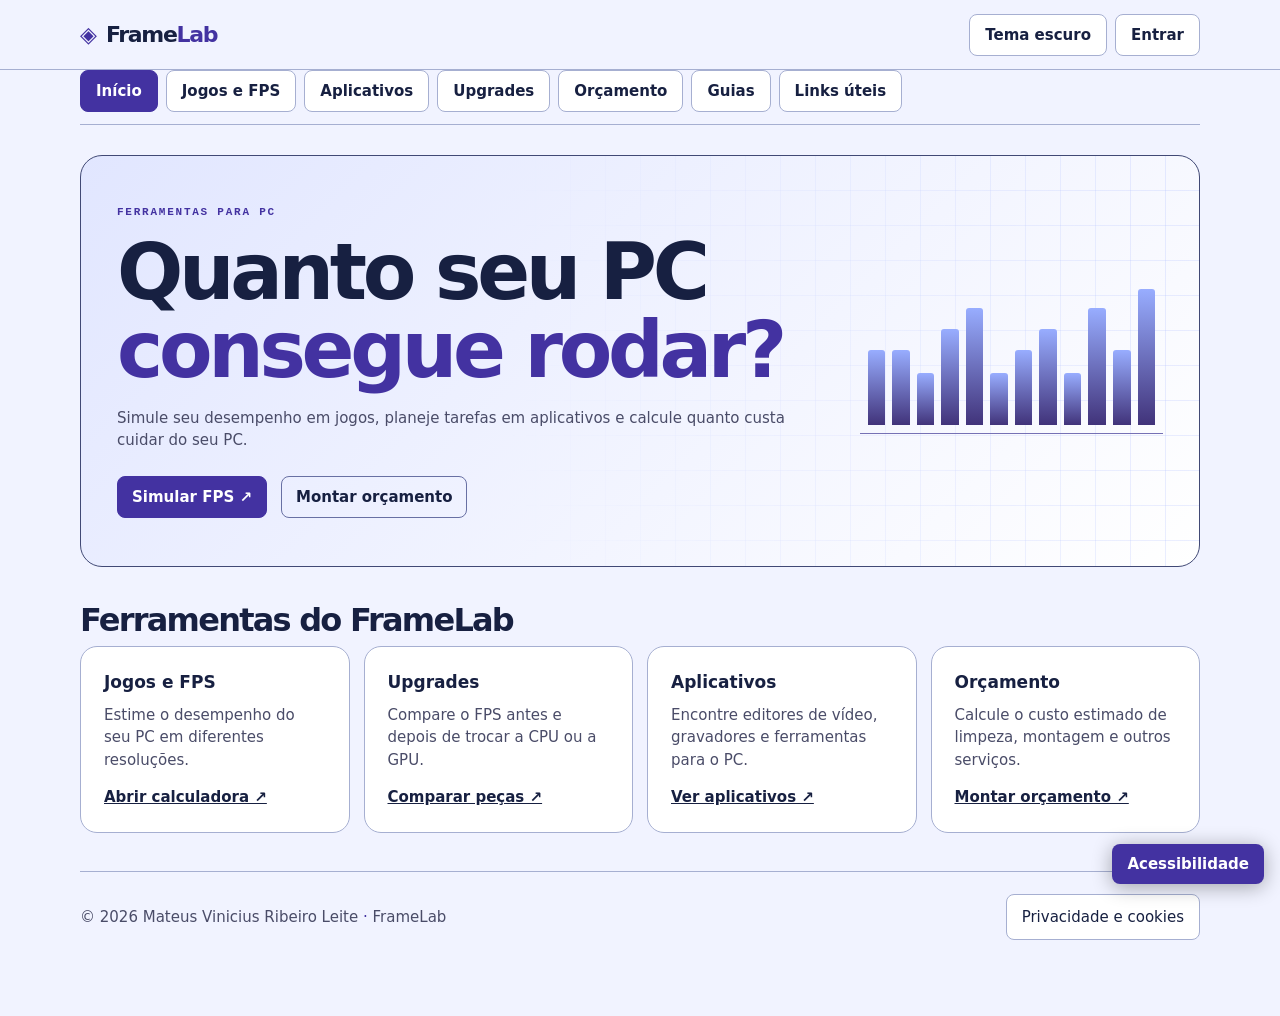
<file: versoes/13-home-e-login/index.html>
<!doctype html>
<html lang="pt-BR">
<head>
<meta charset="utf-8">
<meta name="viewport" content="width=device-width,initial-scale=1">
<meta name="description" content="Estime o FPS do seu PC e compare preços de serviços em Brasília.">
<title>FrameLab — FPS e orçamento para PC</title>
<link rel="stylesheet" href="style.css">
<script src="app.js" defer></script>
<script src="interface.js" defer></script>
<script src="guides.js" defer></script>
</head>
<body>
<header><div class="shell top"><a class="logo" href="#inicio"><span class="mark" aria-hidden="true">◈</span> Frame<span>Lab</span></a><div class="preferences"><button type="button" id="theme-toggle">Tema claro</button><button id="login-open" type="button" aria-haspopup="dialog">Entrar</button><button id="login-out" type="button" hidden>Sair</button></div></div></header>
<main class="shell" id="conteudo">
<div class="tool-tabs" role="tablist" aria-label="Ferramentas do FrameLab">
<button id="tab-inicio" role="tab" aria-controls="inicio" aria-selected="true" type="button">Início</button>
<button id="tab-fps" role="tab" aria-controls="fps" aria-selected="false" tabindex="-1" type="button">Jogos e FPS</button>
<button id="tab-apps" role="tab" aria-controls="apps" aria-selected="false" tabindex="-1" type="button">Aplicativos</button>
<button id="tab-upgrade" role="tab" aria-controls="upgrade" aria-selected="false" tabindex="-1" type="button">Upgrades</button>
<button id="tab-servicos" role="tab" aria-controls="servicos" aria-selected="false" tabindex="-1" type="button">Orçamento</button>
<button id="tab-guias" role="tab" aria-controls="guias" aria-selected="false" tabindex="-1" type="button">Guias</button>
<button id="tab-links" role="tab" aria-controls="links" aria-selected="false" tabindex="-1" type="button">Links úteis</button>
<button id="tab-secreto" role="tab" aria-controls="secreto" aria-selected="false" tabindex="-1" type="button" hidden>Modo Secreto</button>
</div>
<section id="inicio" role="tabpanel" aria-labelledby="tab-inicio" tabindex="0">
<section class="intro"><div><p class="tag">FERRAMENTAS PARA PC</p><h1>Quanto seu PC<br><em>consegue rodar?</em></h1><p>Simule seu desempenho em jogos, planeje tarefas em aplicativos e calcule quanto custa cuidar do seu PC.</p><div class="hero-actions"><a href="#fps">Simular FPS ↗</a><a href="#servicos">Montar orçamento</a></div></div><div class="signal" aria-hidden="true"><i></i><i></i><i></i><i></i><i></i><i></i><i></i><i></i><i></i><i></i><i></i><i></i></div></section>
<p id="login-status" role="status" hidden></p>
<h2>Ferramentas do FrameLab</h2>
<div class="program-cards home-tools">
<article class="panel"><h3>Jogos e FPS</h3><p>Estime o desempenho do seu PC em diferentes resoluções.</p><a href="#fps">Abrir calculadora ↗</a></article>
<article class="panel"><h3>Upgrades</h3><p>Compare o FPS antes e depois de trocar a CPU ou a GPU.</p><a href="#upgrade">Comparar peças ↗</a></article>
<article class="panel"><h3>Aplicativos</h3><p>Encontre editores de vídeo, gravadores e ferramentas para o PC.</p><a href="#apps">Ver aplicativos ↗</a></article>
<article class="panel"><h3>Orçamento</h3><p>Calcule o custo estimado de limpeza, montagem e outros serviços.</p><a href="#servicos">Montar orçamento ↗</a></article>
</div></section>
<section id="fps" role="tabpanel" aria-labelledby="tab-fps" tabindex="0" hidden>
<div class="section-title"><h2 id="fps-title">Calculadora de FPS</h2><p>Escolha as peças, o jogo e os ajustes gráficos.</p></div>
<div class="grid">
<form id="fps-form" class="panel"><h3>Configuração do PC</h3><div class="fields">
<label>Processador<select id="cpu"></select></label>
<label>Placa de vídeo<select id="gpu"></select></label>
<label>Memória RAM<select id="ram"><option>8 GB</option><option>16 GB</option><option selected>32 GB</option><option>64 GB</option></select></label>
<label>Jogo<select id="game"></select></label>
<label>Resolução<select id="resolution"><option>1080p</option><option>1440p</option><option>2160p</option></select></label>
<label>Qualidade gráfica<select id="quality"><option>Baixa</option><option selected>Média</option><option>Alta</option><option>Ultra</option></select></label>
</div><button type="submit">Estimar FPS <span aria-hidden="true">↗</span></button></form>
<div class="panel result" aria-live="polite" id="fps-results"><p class="tag">DESEMPENHO ESTIMADO</p><div class="readout"><strong id="fps-range"></strong><span> FPS</span></div><p id="fps-context"></p><div class="meter" aria-hidden="true"><span id="fps-meter"></span></div><div class="scale" aria-hidden="true"><span>0</span><span>60</span><span>120</span><span>180</span><span>240+</span></div><div class="comparison"><h3>FPS por resolução</h3><div id="resolution-comparison"></div></div><p class="hint">Modelo aproximado para resolução nativa, com ray tracing e geração de quadros desligados. Mapas, atualizações e temperatura podem mudar o resultado.</p></div>
</div></section>
<section id="apps" role="tabpanel" aria-labelledby="tab-apps" tabindex="0" hidden>
<div class="section-title"><h2>Aplicativos para seu PC</h2><p>Escolha pelo que você quer fazer.</p></div>
<div class="program-cards">
<article class="panel"><h3>Editar vídeo</h3><p>Corte, organize e exporte seus vídeos com editores gratuitos.</p><a href="https://shotcut.org/download/">Shotcut ↗</a> · <a href="https://kdenlive.org/download/">Kdenlive ↗</a></article>
<article class="panel"><h3>Gravar gameplay</h3><p>Grave a tela ou faça transmissões ao vivo.</p><a href="https://obsproject.com/download">OBS Studio ↗</a></article>
<article class="panel"><h3>Ver as peças do PC</h3><p>Confira seu processador, placa-mãe e memória RAM.</p><a href="https://www.cpuid.com/softwares/cpu-z.html">CPU-Z ↗</a></article>
</div>
<details class="app-benchmark"><summary>Comparar desempenho em aplicativos</summary>
<div class="grid">
<form class="panel" id="app-form">
<h3>Tempos medidos</h3>
<div class="fields">
<label>Aplicativo<select id="application">
<option value="Renderizar a mesma cena">Blender</option>
<option value="Exportar o mesmo vídeo com o mesmo preset">DaVinci Resolve</option>
<option value="Exportar o mesmo vídeo com o mesmo preset">Adobe Premiere Pro</option>
<option value="Aplicar a mesma ação na mesma imagem">Adobe Photoshop</option>
<option value="Compilar o mesmo projeto">Visual Studio Code</option>
</select></label>
<label>Tempo atual (em segundos)<input id="app-before" type="number" min="0.01" step="any" required placeholder="120"></label>
<label>Tempo na outra configuração (em segundos)<input id="app-after" type="number" min="0.01" step="any" required placeholder="90"></label>
</div>
<button type="submit">Comparar tempos</button>
</form>
<div class="panel result" aria-live="polite">
<p class="tag">COMPARAÇÃO</p>
<h3 id="app-task"></h3>
<p id="app-result">Preencha os dois tempos para calcular a diferença.</p>
<p class="hint">Use o mesmo arquivo e as mesmas configurações do aplicativo nas duas medições.</p>
</div></div></details></section>
<section id="upgrade" role="tabpanel" aria-labelledby="tab-upgrade" tabindex="0" hidden>
<div class="section-title"><h2 id="upgrade-title">Comparador de upgrades</h2><p>Teste uma troca de peça usando o mesmo jogo e os ajustes da calculadora.</p></div>
<div class="grid">
<div class="panel"><h3>Configuração para comparar</h3><div class="fields">
<label>Novo processador<select id="upgrade-cpu"><option value="">Manter o atual</option></select></label>
<label>Nova placa de vídeo<select id="upgrade-gpu"><option value="">Manter a atual</option></select></label>
<label>Taxa do monitor<select id="refresh"><option>60 Hz</option><option>120 Hz</option><option>144 Hz</option><option selected>180 Hz</option><option>240 Hz</option><option>360 Hz</option></select></label>
</div></div>
<div class="panel result" aria-live="polite">
<p class="tag">ANTES E DEPOIS</p>
<dl class="upgrade-stats"><div><dt>Configuração atual</dt><dd id="before-fps"></dd></div><div><dt>Configuração simulada</dt><dd id="after-fps"></dd></div><div><dt>Diferença</dt><dd id="fps-delta"></dd></div></dl>
<p id="monitor-note"></p><p class="hint" id="upgrade-context"></p>
<p class="hint upgrade-hint">A comparação estima FPS. Confira a compatibilidade das peças antes de comprar.</p>
</div></div></section>
<section id="servicos" role="tabpanel" aria-labelledby="tab-servicos" tabindex="0" hidden>
<div class="section-title"><h2 id="services-title">Orçamento de serviços</h2><p>Selecione os serviços para somar os valores de referência de Brasília, DF.</p></div>
<div class="grid"><div class="panel"><h3>Serviços para desktop</h3><div id="services"></div></div><div class="panel result quote"><p class="tag">TOTAL DE REFERÊNCIA</p><div id="quote-total" aria-live="polite">R$ 0</div><p id="quote-count">Selecione um serviço para começar.</p><ul id="quote-items"></ul><button type="button" id="reset-quote" hidden>Limpar seleção</button><p class="hint">Valores consultados em 18/11/2026. Peças, licenças e deslocamento podem ser cobrados à parte. O valor final depende do prestador.</p><p class="sources"><a href="https://loqal.com.br/servicos/computador-desktop/df/brasilia">Loqal Brasília</a><a href="https://www.ciainfor.com.br/">Cia da Informática</a></p></div></div>
</section>
<section id="guias" role="tabpanel" aria-labelledby="tab-guias" tabindex="0" hidden>
<div class="section-title"><h2>Guia do FrameLab</h2><p>Entenda o que cada ferramenta mostra e como usar os resultados.</p></div>
<div class="panel" aria-label="Carrossel de guias">
<div aria-live="polite">
<article class="guide-slide"><img src="guia-fps.webp" alt="Monitor com jogo de corrida em uma mesa com PC gamer"><div><h3>FPS e taxa do monitor</h3><p>FPS é o número de quadros que o PC gera por segundo. Hz é a frequência com que o monitor atualiza a imagem. Compare resoluções usando o mesmo jogo e preset. A faixa exibida é uma estimativa.</p></div></article>
<article class="guide-slide" hidden><img src="guia-upgrade.webp" alt="Placa de vídeo e processador em uma bancada"><div><h3>Upgrades e testes de aplicativos</h3><p>Simule uma troca de CPU ou GPU mantendo o mesmo jogo e preset. Para comparar aplicativos, execute a mesma tarefa nas duas máquinas, com o mesmo arquivo e os mesmos ajustes. Na aba Aplicativos, informe os dois tempos medidos.</p></div></article>
<article class="guide-slide" hidden><img src="guia-servicos.webp" alt="Técnico limpando um gabinete aberto com pincel"><div><h3>Orçamento de serviços</h3><p>Marque os serviços que você precisa para ver o total estimado. Os valores de Brasília têm data e fonte na aba Orçamento. Confirme com o técnico se peças, licenças e deslocamento entram no preço.</p></div></article>
</div>
<div class="carousel-controls"><button type="button" id="guide-prev">← Anterior</button><span id="guide-counter" aria-live="polite">1 de 3</span><button type="button" id="guide-next">Próximo →</button></div>
</div></section>
<section id="links" role="tabpanel" aria-labelledby="tab-links" tabindex="0" hidden>
<div class="section-title"><h2>Links úteis</h2><p>Encontre programas nas páginas oficiais e guarde seus próprios atalhos.</p></div>
<div class="grid">
<div class="panel"><h3>Downloads oficiais</h3><ul class="program-links">
<li><a href="https://www.cpuid.com/softwares/cpu-z.html">CPU-Z ↗</a><span>Identificar processador, placa-mãe e memória RAM</span></li>
<li><a href="https://shotcut.org/download/">Shotcut ↗</a><span>Editor de vídeo gratuito</span></li>
<li><a href="https://kdenlive.org/download/">Kdenlive ↗</a><span>Editor de vídeo gratuito</span></li>
<li><a href="https://obsproject.com/download">OBS Studio ↗</a><span>Gravação de tela e transmissões</span></li>
</ul></div>
<div class="panel"><h3>Meus links</h3><p class="hint">Os links que você adicionar ficam neste navegador.</p>
<form id="link-form" class="link-form"><label>Nome<input name="title" maxlength="80" required></label><label>Endereço HTTPS<input name="url" type="url" placeholder="https://exemplo.com" maxlength="2048" required></label><button type="submit">Adicionar link</button></form>
<p id="link-status" role="status" class="hint"></p><ul id="saved-links" class="program-links"></ul>
</div></div></section>
<section id="secreto" role="tabpanel" aria-labelledby="tab-secreto" tabindex="0" hidden>
<div class="section-title"><p class="tag">CÓDIGO ATIVADO</p><h2>Modo Secreto</h2><p>Jogos e ferramentas grátis com download nos sites oficiais.</p></div>
<div class="program-cards">
<article class="panel"><h3>SuperTuxKart</h3><p>Corrida de kart de código aberto.</p><a href="https://supertuxkart.net/Download">Download oficial ↗</a></article>
<article class="panel"><h3>0 A.D.</h3><p>Estratégia em tempo real inspirada na Antiguidade.</p><a href="https://play0ad.com/download/">Download oficial ↗</a></article>
<article class="panel"><h3>Kdenlive</h3><p>Editor de vídeo gratuito e de código aberto.</p><a href="https://kdenlive.org/download/">Download oficial ↗</a></article>
</div></section>
<footer class="site-footer">
<p>© 2026 Mateus Vinicius Ribeiro Leite <span>·</span> <button class="secret-entry" id="secret-trigger" type="button" aria-label="FrameLab: inserir código secreto" aria-haspopup="dialog">FrameLab</button></p>
<button type="button" id="privacy-toggle" aria-haspopup="dialog" aria-controls="privacy-panel">Privacidade e cookies</button>
</footer>
</main>
<button type="button" id="a11y-toggle" aria-haspopup="dialog" aria-controls="a11y-panel" aria-expanded="false">Acessibilidade</button>
<dialog id="a11y-panel" class="panel" aria-labelledby="a11y-title">
<div class="a11y-heading"><h2 id="a11y-title">Acessibilidade</h2><form method="dialog"><button aria-label="Fechar acessibilidade" autofocus>×</button></form></div>
<div class="a11y-options">
<label><input type="checkbox" id="larger-text"> Texto maior</label>
<label><input type="checkbox" id="high-contrast"> Alto contraste</label>
<label><input type="checkbox" id="reduce-motion"> Reduzir movimento</label>
<label><input type="checkbox" id="more-spacing"> Espaçar texto</label>
<label><input type="checkbox" id="underline-links"> Sublinhar links</label>
<label><input type="checkbox" id="mark-focus"> Destacar foco</label>
<label>Cor da página<select id="page-color"><option value="normal">Padrão</option><option value="low">Saturação baixa</option><option value="mono">Monocromática</option></select></label>
</div>
<div class="a11y-actions"><button type="button" id="read-tab">Ouvir aba atual</button><button type="button" id="a11y-reset">Restaurar ajustes</button></div>
<p id="a11y-status" class="hint" role="status"></p>
</dialog>
<dialog id="privacy-panel" class="panel" aria-labelledby="privacy-title">
<div class="a11y-heading"><h2 id="privacy-title">Privacidade e cookies</h2><form method="dialog"><button aria-label="Fechar aviso de privacidade" autofocus>×</button></form></div>
<p>O código do FrameLab usa o armazenamento local do navegador para guardar o tema, as opções de acessibilidade e os links que você adicionar. Esses dados ficam neste navegador e o código do FrameLab não os envia a um servidor.</p>
<p>O código do FrameLab não instala cookies de publicidade nem usa ferramentas de análise de visitas. A plataforma de hospedagem pode usar cookies próprios para funções como login e segurança. Os sites abertos em Links úteis seguem suas próprias políticas. O login demonstrativo valida os campos no navegador. O e-mail e a senha digitados não são enviados nem armazenados.</p>
<details>
<summary>Apagar dados locais do FrameLab</summary>
<p>Isso remove os links adicionados e restaura as preferências de tema e acessibilidade neste navegador.</p>
<button type="button" id="privacy-clear">Confirmar exclusão dos dados locais</button>
</details>
<p class="hint" id="privacy-status" role="status"></p>
</dialog>
<script src="privacy.js" defer></script>
<dialog id="secret-dialog" class="panel" aria-labelledby="secret-title">
<div class="a11y-heading"><h2 id="secret-title">Terminal FrameLab</h2><form method="dialog"><button aria-label="Fechar terminal">×</button></form></div>
<form id="secret-form" class="link-form">
<label>Código<input id="secret-code" type="text" maxlength="16" autocomplete="off" required autofocus></label>
<button type="submit">Ativar</button>
<p role="status" id="secret-status"></p>
</form></dialog>
<dialog id="terminal-intro" class="panel" aria-labelledby="terminal-intro-title">
<div class="terminal-screen">
<h2 id="terminal-intro-title">Modo Secreto</h2>
<ol class="terminal-log" aria-hidden="true">
<li>&gt; Comando CRACK recebido</li>
<li>&gt; Interrompendo a interface do FrameLab...</li>
<li>&gt; Redirecionando para o terminal...</li>
<li>&gt; Carregando arquivos ocultos...</li>
<li><strong>&gt; ACESSO LIBERADO</strong></li>
</ol>
<div class="terminal-progress" aria-hidden="true"></div>
<form method="dialog"><button type="submit" autofocus>Pular animação</button></form>
</div>
</dialog>
<script src="secret.js" defer></script>
<dialog id="login-dialog" class="panel" aria-labelledby="login-title">
<div class="a11y-heading"><h2 id="login-title">Entrar no FrameLab</h2><form method="dialog"><button aria-label="Fechar login">×</button></form></div>
<p class="hint">Login demonstrativo. Use um e-mail de exemplo e uma senha fictícia com pelo menos 6 caracteres.</p>
<form id="login-form" class="link-form">
<label>E-mail<input id="login-email" type="email" placeholder="aluno@exemplo.com" autocomplete="off" required autofocus></label>
<label>Senha<input id="login-password" type="password" minlength="6" autocomplete="off" required></label>
<button id="login-visibility" type="button" aria-pressed="false">Mostrar senha</button>
<button type="submit">Entrar na demonstração</button>
</form></dialog>
<script src="login.js" defer></script>
</body></html>
</file>
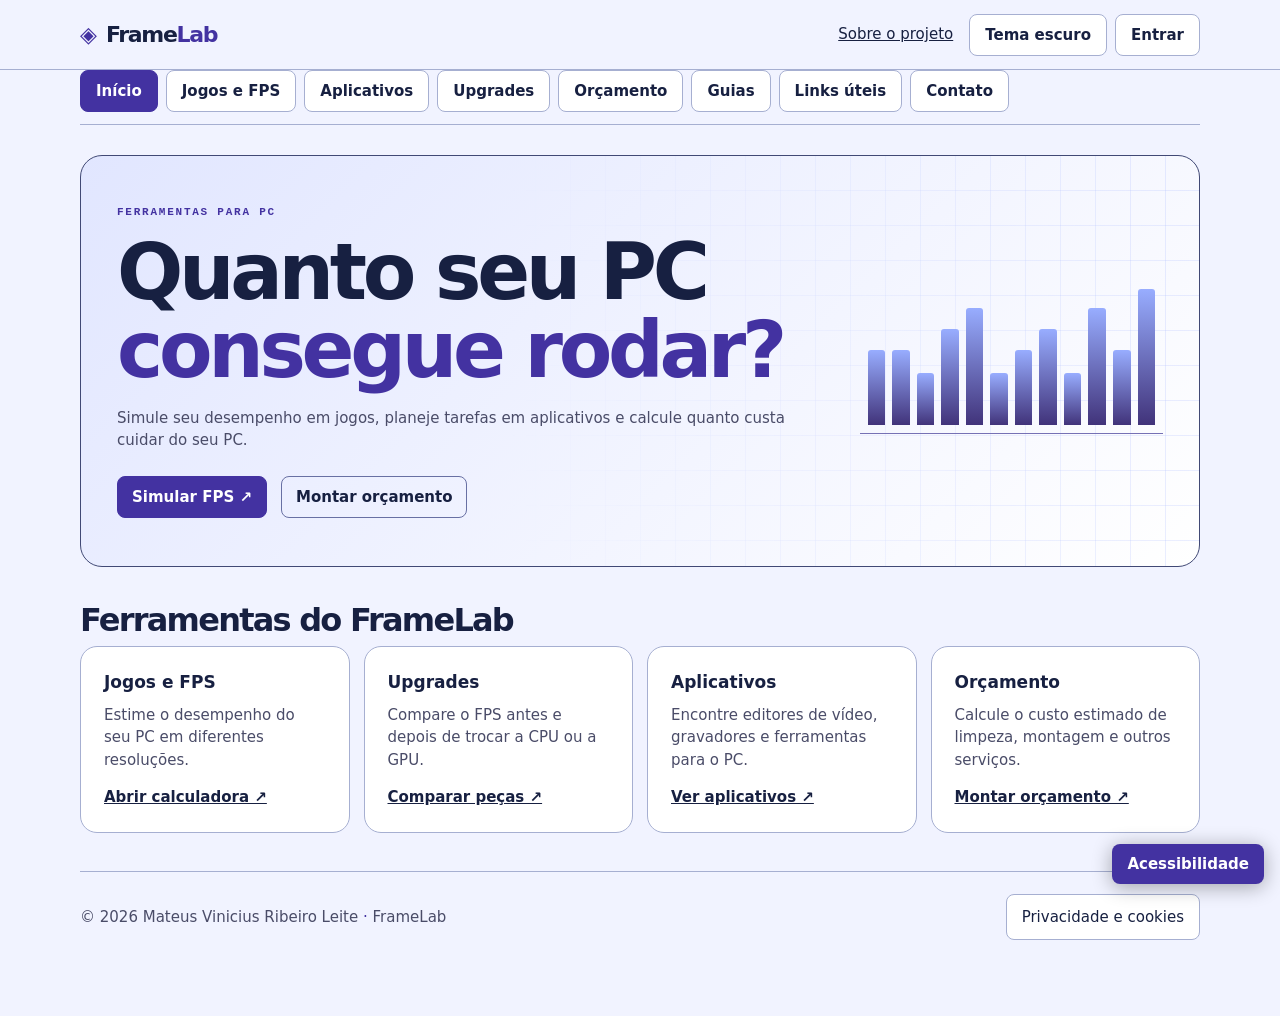
<file: app.html>
<!doctype html>
<html lang="pt-BR">
<head>
<meta charset="utf-8">
<meta name="viewport" content="width=device-width,initial-scale=1">
<meta name="description" content="Estime o FPS do seu PC e compare preços de serviços em Brasília.">
<title>FrameLab — FPS e orçamento para PC</title>
<link rel="stylesheet" href="style.css">
<script src="app.js" defer></script>
<script src="interface.js" defer></script>
<script src="guides.js" defer></script>
<script src="contact-search.js" defer></script>
</head>
<body>
<header><div class="shell top"><a class="logo" href="#inicio"><span class="mark" aria-hidden="true">◈</span> Frame<span>Lab</span></a><div class="preferences"><a class="about-link" href="index.html">Sobre o projeto</a><button type="button" id="theme-toggle">Tema claro</button><button id="login-open" type="button" aria-haspopup="dialog">Entrar</button><button id="login-out" type="button" hidden>Sair</button></div></div></header>
<main class="shell" id="conteudo">
<div class="tool-tabs" role="tablist" aria-label="Ferramentas do FrameLab">
<button id="tab-inicio" role="tab" aria-controls="inicio" aria-selected="true" type="button">Início</button>
<button id="tab-fps" role="tab" aria-controls="fps" aria-selected="false" tabindex="-1" type="button">Jogos e FPS</button>
<button id="tab-apps" role="tab" aria-controls="apps" aria-selected="false" tabindex="-1" type="button">Aplicativos</button>
<button id="tab-upgrade" role="tab" aria-controls="upgrade" aria-selected="false" tabindex="-1" type="button">Upgrades</button>
<button id="tab-servicos" role="tab" aria-controls="servicos" aria-selected="false" tabindex="-1" type="button">Orçamento</button>
<button id="tab-guias" role="tab" aria-controls="guias" aria-selected="false" tabindex="-1" type="button">Guias</button>
<button id="tab-links" role="tab" aria-controls="links" aria-selected="false" tabindex="-1" type="button">Links úteis</button>
<button id="tab-contato" role="tab" aria-controls="contato" aria-selected="false" tabindex="-1" type="button">Contato</button>
<button id="tab-secreto" role="tab" aria-controls="secreto" aria-selected="false" tabindex="-1" type="button" hidden>Modo Secreto</button>
</div>
<section id="inicio" role="tabpanel" aria-labelledby="tab-inicio" tabindex="0">
<section class="intro"><div><p class="tag">FERRAMENTAS PARA PC</p><h1>Quanto seu PC<br><em>consegue rodar?</em></h1><p>Simule seu desempenho em jogos, planeje tarefas em aplicativos e calcule quanto custa cuidar do seu PC.</p><div class="hero-actions"><a href="#fps">Simular FPS ↗</a><a href="#servicos">Montar orçamento</a></div></div><div class="signal" aria-hidden="true"><i></i><i></i><i></i><i></i><i></i><i></i><i></i><i></i><i></i><i></i><i></i><i></i></div></section>
<p id="login-status" role="status" hidden></p>
<h2>Ferramentas do FrameLab</h2>
<div class="program-cards home-tools">
<article class="panel"><h3>Jogos e FPS</h3><p>Estime o desempenho do seu PC em diferentes resoluções.</p><a href="#fps">Abrir calculadora ↗</a></article>
<article class="panel"><h3>Upgrades</h3><p>Compare o FPS antes e depois de trocar a CPU ou a GPU.</p><a href="#upgrade">Comparar peças ↗</a></article>
<article class="panel"><h3>Aplicativos</h3><p>Encontre editores de vídeo, gravadores e ferramentas para o PC.</p><a href="#apps">Ver aplicativos ↗</a></article>
<article class="panel"><h3>Orçamento</h3><p>Calcule o custo estimado de limpeza, montagem e outros serviços.</p><a href="#servicos">Montar orçamento ↗</a></article>
</div></section>
<section id="fps" role="tabpanel" aria-labelledby="tab-fps" tabindex="0" hidden>
<div class="section-title"><h2 id="fps-title">Calculadora de FPS</h2><p>Escolha as peças, o jogo e os ajustes gráficos.</p></div>
<div class="grid">
<form id="fps-form" class="panel"><h3>Configuração do PC</h3><div class="fields">
<label>Processador<select id="cpu"></select></label>
<label>Placa de vídeo<select id="gpu"></select></label>
<label>Memória RAM<select id="ram"><option>8 GB</option><option>16 GB</option><option selected>32 GB</option><option>64 GB</option></select></label>
<label>Jogo<select id="game"></select></label>
<label>Resolução<select id="resolution"><option>1080p</option><option>1440p</option><option>2160p</option></select></label>
<label>Qualidade gráfica<select id="quality"><option>Baixa</option><option selected>Média</option><option>Alta</option><option>Ultra</option></select></label>
</div><button type="submit">Estimar FPS <span aria-hidden="true">↗</span></button></form>
<div class="panel result" aria-live="polite" id="fps-results"><p class="tag">DESEMPENHO ESTIMADO</p><div class="readout"><strong id="fps-range"></strong><span> FPS</span></div><p id="fps-context"></p><div class="meter" aria-hidden="true"><span id="fps-meter"></span></div><div class="scale" aria-hidden="true"><span>0</span><span>60</span><span>120</span><span>180</span><span>240+</span></div><div class="comparison"><h3>FPS por resolução</h3><div id="resolution-comparison"></div></div><p class="hint">Modelo aproximado para resolução nativa, com ray tracing e geração de quadros desligados. Mapas, atualizações e temperatura podem mudar o resultado.</p></div>
</div></section>
<section id="apps" role="tabpanel" aria-labelledby="tab-apps" tabindex="0" hidden>
<div class="section-title"><h2>Aplicativos para seu PC</h2><p>Escolha pelo que você quer fazer.</p></div>
<form id="app-search" class="link-form panel">
<label>Pesquisar aplicativos<input id="app-query" type="search" placeholder="Ex.: edição de vídeo, OBS ou CPU-Z"></label>
<p id="app-search-count" role="status" class="hint"></p>
</form>
<div class="program-cards" id="app-catalog">
<article class="panel"><h3>Editar vídeo</h3><p>Corte, organize e exporte seus vídeos com editores gratuitos.</p><a href="https://shotcut.org/download/">Shotcut ↗</a> · <a href="https://kdenlive.org/download/">Kdenlive ↗</a></article>
<article class="panel"><h3>Gravar gameplay</h3><p>Grave a tela ou faça transmissões ao vivo.</p><a href="https://obsproject.com/download">OBS Studio ↗</a></article>
<article class="panel"><h3>Ver as peças do PC</h3><p>Confira seu processador, placa-mãe e memória RAM.</p><a href="https://www.cpuid.com/softwares/cpu-z.html">CPU-Z ↗</a></article>
</div>
<details class="app-benchmark"><summary>Comparar desempenho em aplicativos</summary>
<div class="grid">
<form class="panel" id="app-form">
<h3>Tempos medidos</h3>
<div class="fields">
<label>Aplicativo<select id="application">
<option value="Renderizar a mesma cena">Blender</option>
<option value="Exportar o mesmo vídeo com o mesmo preset">DaVinci Resolve</option>
<option value="Exportar o mesmo vídeo com o mesmo preset">Adobe Premiere Pro</option>
<option value="Aplicar a mesma ação na mesma imagem">Adobe Photoshop</option>
<option value="Compilar o mesmo projeto">Visual Studio Code</option>
</select></label>
<label>Tempo atual (em segundos)<input id="app-before" type="number" min="0.01" step="any" required placeholder="120"></label>
<label>Tempo na outra configuração (em segundos)<input id="app-after" type="number" min="0.01" step="any" required placeholder="90"></label>
</div>
<button type="submit">Comparar tempos</button>
</form>
<div class="panel result" aria-live="polite">
<p class="tag">COMPARAÇÃO</p>
<h3 id="app-task"></h3>
<p id="app-result">Preencha os dois tempos para calcular a diferença.</p>
<p class="hint">Use o mesmo arquivo e as mesmas configurações do aplicativo nas duas medições.</p>
</div></div></details></section>
<section id="upgrade" role="tabpanel" aria-labelledby="tab-upgrade" tabindex="0" hidden>
<div class="section-title"><h2 id="upgrade-title">Comparador de upgrades</h2><p>Teste uma troca de peça usando o mesmo jogo e os ajustes da calculadora.</p></div>
<div class="grid">
<div class="panel"><h3>Configuração para comparar</h3><div class="fields">
<label>Novo processador<select id="upgrade-cpu"><option value="">Manter o atual</option></select></label>
<label>Nova placa de vídeo<select id="upgrade-gpu"><option value="">Manter a atual</option></select></label>
<label>Taxa do monitor<select id="refresh"><option>60 Hz</option><option>120 Hz</option><option>144 Hz</option><option selected>180 Hz</option><option>240 Hz</option><option>360 Hz</option></select></label>
</div></div>
<div class="panel result" aria-live="polite">
<p class="tag">ANTES E DEPOIS</p>
<dl class="upgrade-stats"><div><dt>Configuração atual</dt><dd id="before-fps"></dd></div><div><dt>Configuração simulada</dt><dd id="after-fps"></dd></div><div><dt>Diferença</dt><dd id="fps-delta"></dd></div></dl>
<p id="monitor-note"></p><p class="hint" id="upgrade-context"></p>
<p class="hint upgrade-hint">A comparação estima FPS. Confira a compatibilidade das peças antes de comprar.</p>
</div></div></section>
<section id="servicos" role="tabpanel" aria-labelledby="tab-servicos" tabindex="0" hidden>
<div class="section-title"><h2 id="services-title">Orçamento de serviços</h2><p>Selecione os serviços para somar os valores de referência de Brasília, DF.</p></div>
<div class="grid"><div class="panel"><h3>Serviços para desktop</h3><div id="services"></div></div><div class="panel result quote"><p class="tag">TOTAL DE REFERÊNCIA</p><div id="quote-total" aria-live="polite">R$ 0</div><p id="quote-count">Selecione um serviço para começar.</p><ul id="quote-items"></ul><button type="button" id="reset-quote" hidden>Limpar seleção</button><p class="hint">Valores consultados em 18/11/2026. Peças, licenças e deslocamento podem ser cobrados à parte. O valor final depende do prestador.</p><p class="sources"><a href="https://loqal.com.br/servicos/computador-desktop/df/brasilia">Loqal Brasília</a><a href="https://www.ciainfor.com.br/">Cia da Informática</a></p></div></div>
</section>
<section id="guias" role="tabpanel" aria-labelledby="tab-guias" tabindex="0" hidden>
<div class="section-title"><h2>Guia do FrameLab</h2><p>Entenda o que cada ferramenta mostra e como usar os resultados.</p></div>
<div class="panel" aria-label="Carrossel de guias">
<div aria-live="polite">
<article class="guide-slide"><img src="guia-fps.webp" alt="Monitor com jogo de corrida em uma mesa com PC gamer"><div><h3>FPS e taxa do monitor</h3><p>FPS é o número de quadros que o PC gera por segundo. Hz é a frequência com que o monitor atualiza a imagem. Compare resoluções usando o mesmo jogo e preset. A faixa exibida é uma estimativa.</p></div></article>
<article class="guide-slide" hidden><img src="guia-upgrade.webp" alt="Placa de vídeo e processador em uma bancada"><div><h3>Upgrades e testes de aplicativos</h3><p>Simule uma troca de CPU ou GPU mantendo o mesmo jogo e preset. Para comparar aplicativos, execute a mesma tarefa nas duas máquinas, com o mesmo arquivo e os mesmos ajustes. Na aba Aplicativos, informe os dois tempos medidos.</p></div></article>
<article class="guide-slide" hidden><img src="guia-servicos.webp" alt="Técnico limpando um gabinete aberto com pincel"><div><h3>Orçamento de serviços</h3><p>Marque os serviços que você precisa para ver o total estimado. Os valores de Brasília têm data e fonte na aba Orçamento. Confirme com o técnico se peças, licenças e deslocamento entram no preço.</p></div></article>
</div>
<div class="carousel-controls"><button type="button" id="guide-prev">← Anterior</button><span id="guide-counter" aria-live="polite">1 de 3</span><button type="button" id="guide-next">Próximo →</button></div>
</div></section>
<section id="links" role="tabpanel" aria-labelledby="tab-links" tabindex="0" hidden>
<div class="section-title"><h2>Links úteis</h2><p>Encontre programas nas páginas oficiais e guarde seus próprios atalhos.</p></div>
<div class="grid">
<div class="panel"><h3>Downloads oficiais</h3><ul class="program-links">
<li><a href="https://www.cpuid.com/softwares/cpu-z.html">CPU-Z ↗</a><span>Identificar processador, placa-mãe e memória RAM</span></li>
<li><a href="https://shotcut.org/download/">Shotcut ↗</a><span>Editor de vídeo gratuito</span></li>
<li><a href="https://kdenlive.org/download/">Kdenlive ↗</a><span>Editor de vídeo gratuito</span></li>
<li><a href="https://obsproject.com/download">OBS Studio ↗</a><span>Gravação de tela e transmissões</span></li>
</ul></div>
<div class="panel"><h3>Meus links</h3><p class="hint">Os links que você adicionar ficam neste navegador.</p>
<form id="link-form" class="link-form"><label>Nome<input name="title" maxlength="80" required></label><label>Endereço HTTPS<input name="url" type="url" placeholder="https://exemplo.com" maxlength="2048" required></label><button type="submit">Adicionar link</button></form>
<p id="link-status" role="status" class="hint"></p><ul id="saved-links" class="program-links"></ul>
</div></div></section>
<section id="contato" role="tabpanel" aria-labelledby="tab-contato" tabindex="0" hidden>
<div class="section-title"><h2>Contato</h2><p>Prepare uma mensagem sobre o FrameLab.</p></div>
<div class="grid">
<form id="contact-form" class="panel link-form">
<label>Nome<input name="name" autocomplete="name" maxlength="80" required></label>
<label>E-mail<input name="email" type="email" autocomplete="email" maxlength="254" required></label>
<label>Assunto<input name="subject" maxlength="100" required></label>
<label>Mensagem<textarea name="message" rows="5" maxlength="2000" required></textarea></label>
<button type="submit">Preparar mensagem</button>
</form>
<div class="panel">
<h3>Prévia da mensagem</h3>
<p class="hint">O formulário é demonstrativo. A mensagem pode ser baixada como texto e não é enviada pelo site.</p>
<p id="contact-status" role="status"></p>
<pre id="contact-preview" hidden></pre>
<button id="contact-download" type="button" hidden>Baixar mensagem</button>
</div>
</div></section>
<section id="secreto" role="tabpanel" aria-labelledby="tab-secreto" tabindex="0" hidden>
<div class="section-title"><p class="tag">CÓDIGO ATIVADO</p><h2>Modo Secreto</h2><p>Jogos e ferramentas grátis com download nos sites oficiais.</p></div>
<div class="program-cards">
<article class="panel"><h3>SuperTuxKart</h3><p>Corrida de kart de código aberto.</p><a href="https://supertuxkart.net/Download">Download oficial ↗</a></article>
<article class="panel"><h3>0 A.D.</h3><p>Estratégia em tempo real inspirada na Antiguidade.</p><a href="https://play0ad.com/download/">Download oficial ↗</a></article>
<article class="panel"><h3>Kdenlive</h3><p>Editor de vídeo gratuito e de código aberto.</p><a href="https://kdenlive.org/download/">Download oficial ↗</a></article>
</div></section>
<footer class="site-footer">
<p>© 2026 Mateus Vinicius Ribeiro Leite <span>·</span> <button class="secret-entry" id="secret-trigger" type="button" aria-label="FrameLab: inserir código secreto" aria-haspopup="dialog">FrameLab</button></p>
<button type="button" id="privacy-toggle" aria-haspopup="dialog" aria-controls="privacy-panel">Privacidade e cookies</button>
</footer>
</main>
<button type="button" id="a11y-toggle" aria-haspopup="dialog" aria-controls="a11y-panel" aria-expanded="false">Acessibilidade</button>
<dialog id="a11y-panel" class="panel" aria-labelledby="a11y-title">
<div class="a11y-heading"><h2 id="a11y-title">Acessibilidade</h2><form method="dialog"><button aria-label="Fechar acessibilidade" autofocus>×</button></form></div>
<div class="a11y-options">
<label><input type="checkbox" id="larger-text"> Texto maior</label>
<label><input type="checkbox" id="high-contrast"> Alto contraste</label>
<label><input type="checkbox" id="reduce-motion"> Reduzir movimento</label>
<label><input type="checkbox" id="more-spacing"> Espaçar texto</label>
<label><input type="checkbox" id="underline-links"> Sublinhar links</label>
<label><input type="checkbox" id="mark-focus"> Destacar foco</label>
<label>Cor da página<select id="page-color"><option value="normal">Padrão</option><option value="low">Saturação baixa</option><option value="mono">Monocromática</option></select></label>
</div>
<div class="a11y-actions"><button type="button" id="read-tab">Ouvir aba atual</button><button type="button" id="a11y-reset">Restaurar ajustes</button></div>
<p id="a11y-status" class="hint" role="status"></p>
</dialog>
<dialog id="privacy-panel" class="panel" aria-labelledby="privacy-title">
<div class="a11y-heading"><h2 id="privacy-title">Privacidade e cookies</h2><form method="dialog"><button aria-label="Fechar aviso de privacidade" autofocus>×</button></form></div>
<p>O código do FrameLab usa o armazenamento local do navegador para guardar o tema, as opções de acessibilidade e os links que você adicionar. Esses dados ficam neste navegador e o código do FrameLab não os envia a um servidor.</p>
<p>O código do FrameLab não instala cookies de publicidade nem usa ferramentas de análise de visitas. A plataforma de hospedagem pode usar cookies próprios para funções como login e segurança. Os sites abertos em Links úteis seguem suas próprias políticas. O login demonstrativo valida os campos no navegador. O e-mail e a senha digitados não são enviados nem armazenados.</p>
<details>
<summary>Apagar dados locais do FrameLab</summary>
<p>Isso remove os links adicionados e restaura as preferências de tema e acessibilidade neste navegador.</p>
<button type="button" id="privacy-clear">Confirmar exclusão dos dados locais</button>
</details>
<p class="hint" id="privacy-status" role="status"></p>
</dialog>
<script src="privacy.js" defer></script>
<dialog id="secret-dialog" class="panel" aria-labelledby="secret-title">
<div class="a11y-heading"><h2 id="secret-title">Terminal FrameLab</h2><form method="dialog"><button aria-label="Fechar terminal">×</button></form></div>
<form id="secret-form" class="link-form">
<label>Código<input id="secret-code" type="text" maxlength="16" autocomplete="off" required autofocus></label>
<button type="submit">Ativar</button>
<p role="status" id="secret-status"></p>
</form></dialog>
<dialog id="terminal-intro" class="panel" aria-labelledby="terminal-intro-title">
<div class="terminal-screen">
<h2 id="terminal-intro-title">Modo Secreto</h2>
<ol class="terminal-log" aria-hidden="true">
<li>&gt; Comando CRACK recebido</li>
<li>&gt; Interrompendo a interface do FrameLab...</li>
<li>&gt; Redirecionando para o terminal...</li>
<li>&gt; Carregando arquivos ocultos...</li>
<li><strong>&gt; ACESSO LIBERADO</strong></li>
</ol>
<div class="terminal-progress" aria-hidden="true"></div>
<form method="dialog"><button type="submit" autofocus>Pular animação</button></form>
</div>
</dialog>
<script src="secret.js" defer></script>
<dialog id="login-dialog" class="panel" aria-labelledby="login-title">
<div class="a11y-heading"><h2 id="login-title">Entrar no FrameLab</h2><form method="dialog"><button aria-label="Fechar login">×</button></form></div>
<p class="hint">Login demonstrativo. Use um e-mail de exemplo e uma senha fictícia com pelo menos 6 caracteres.</p>
<form id="login-form" class="link-form">
<label>E-mail<input id="login-email" type="email" placeholder="aluno@exemplo.com" autocomplete="off" required autofocus></label>
<label>Senha<input id="login-password" type="password" minlength="6" autocomplete="off" required></label>
<button id="login-visibility" type="button" aria-pressed="false">Mostrar senha</button>
<button type="submit">Entrar na demonstração</button>
</form></dialog>
<script src="login.js" defer></script>
</body></html>
</file>
<file: style.css>
:root{color-scheme:dark;--bg:#0d1020;--panel:#171b31;--border:#383d62;--text:#f4f5ff;--muted:#b6bfdc;--accent:#a9bbff}
*{box-sizing:border-box}html{scroll-behavior:smooth}body{margin:0;background:var(--bg);color:var(--text);font:15px/1.5 system-ui,sans-serif}.shell{width:min(1120px,calc(100% - 48px));margin:auto}header{border-bottom:1px solid var(--border)}.top{min-height:69px;display:flex;align-items:center;justify-content:space-between;gap:16px}.logo{font-size:22px;font-weight:800;letter-spacing:-.06em;text-decoration:none}.logo span,.tag,em,.readout strong,#quote-total{color:var(--accent)}.mark{margin-right:4px}nav,.sources{display:flex;gap:20px;flex-wrap:wrap}a{color:inherit}nav a{color:var(--muted);text-decoration:none}nav a:hover,.sources a:hover{color:var(--accent)}.intro{position:relative;overflow:hidden;display:flex;justify-content:space-between;align-items:center;gap:24px;padding:48px 36px;margin:30px 0 36px;border:1px solid #414975;border-radius:22px;background:radial-gradient(ellipse at right,#29275e,#161b37 70%)}.tag{font:700 11px/1.5 ui-monospace,monospace;letter-spacing:.16em;margin:0 0 12px}h1,h2,h3,p{margin-top:0}h1,h2{letter-spacing:-.055em}h1{font-size:clamp(40px,7vw,78px);line-height:1;margin-bottom:18px}em{font-style:normal}.intro p:last-child,.section-title p{color:var(--muted);margin:0}.signal{height:108px;min-width:230px;display:flex;gap:7px;align-items:end;border-bottom:1px solid #7671b5;padding:0 8px 8px}.signal i{flex:1;height:var(--h,55%);border-radius:3px 3px 0 0;background:linear-gradient(#98adff,#41337a)}.signal i:nth-child(3n){--h:38%}.signal i:nth-child(4n){--h:70%}.signal i:nth-child(5n){--h:86%}.signal i:last-child{--h:100%}section[id]{scroll-margin-top:20px;margin-bottom:38px}h2{font-size:32px;line-height:1.1;margin-bottom:8px}.section-title{margin-bottom:16px}.grid{display:grid;grid-template-columns:1.3fr 1fr;gap:16px}.panel{border:1px solid var(--border);background:var(--panel);border-radius:17px;padding:23px;min-width:0}h3{font-size:17px;margin-bottom:18px}.fields{display:grid;grid-template-columns:1fr 1fr;gap:14px}label{font-weight:600}select{width:100%;display:block;margin-top:6px;border:1px solid #4b527b;background:#10142a;color:var(--text);padding:9px;border-radius:8px;font:inherit}button{margin-top:19px;border:0;border-radius:8px;background:var(--accent);color:#101533;font:700 15px system-ui;cursor:pointer;padding:11px 15px;width:100%;display:flex;justify-content:space-between}button:hover{background:#c9c4ff}:focus-visible{outline:2px solid var(--accent);outline-offset:3px}.result{background:linear-gradient(135deg,#20234a,var(--panel) 75%)}.readout strong,#quote-total{font-size:clamp(31px,4.5vw,63px);font-weight:800;line-height:1.15;letter-spacing:-.07em}.readout span{font-weight:700;color:var(--muted)}#fps-context,#quote-count{color:var(--muted);margin:10px 0 18px}.meter{height:9px;border-radius:20px;background:#32385e;overflow:hidden}.meter span{display:block;height:100%;background:var(--accent);border-radius:inherit}.scale{display:flex;justify-content:space-between;color:var(--muted);font:12px ui-monospace,monospace;margin:8px 0 19px}.hint{color:var(--muted);font-size:13px;margin:0}.service{display:grid;grid-template-columns:auto 1fr auto;align-items:center;gap:10px;padding:12px 0;border-top:1px solid var(--border);cursor:pointer}.service input{accent-color:var(--accent);width:17px;height:17px}.service small{color:var(--muted);font-weight:500;text-align:right}.sources{margin:14px 0 0;font-size:13px}footer{border-top:1px solid var(--border);padding:22px 0;color:var(--muted)}footer span{color:var(--accent)}
@media(max-width:760px){.grid{grid-template-columns:1fr}.signal{display:none}.intro{padding:28px 20px}.shell{width:calc(100% - 30px)}}@media(max-width:360px){.fields{grid-template-columns:1fr}nav{gap:6px}.panel{padding:15px}}

.intro{min-height:310px;background:radial-gradient(ellipse at 92% 95%,#43347e,transparent 62%),linear-gradient(120deg,#161b37,#201b43);isolation:isolate}
.intro::before{content:"";position:absolute;inset:0;z-index:-1;background:linear-gradient(90deg,transparent 97%,#9badff35 97%),linear-gradient(transparent 97%,#9badff35 97%);background-size:35px 35px;mask-image:linear-gradient(90deg,transparent 38%,black)}
.intro>div>p:not(.tag){color:var(--muted)}
.hero-actions{display:flex;align-items:center;gap:10px 14px;flex-wrap:wrap;margin-top:24px}
.hero-actions a{border:1px solid #6870a3;border-radius:8px;padding:9px 14px;font-weight:700;text-decoration:none}
.hero-actions a:first-child{background:var(--accent);border-color:var(--accent);color:#101533}
.hero-actions a:hover{filter:brightness(1.17)}
.signal{min-width:29%;height:145px}
.comparison{border-top:1px solid var(--border);padding-top:13px;margin:0 0 16px}
.comparison h3{font-size:14px;margin:0 0 8px}
#resolution-comparison>div{display:grid;grid-template-columns:55px 1fr 66px;gap:10px;align-items:center;min-height:25px;font-size:12px;font-variant-numeric:tabular-nums}
#resolution-comparison strong{text-align:right}
meter{width:100%;height:13px;accent-color:var(--accent)}
meter::-webkit-meter-optimum-value{background:var(--accent)}
meter::-moz-meter-bar{background:var(--accent)}
#quote-items{padding-left:17px;font-size:13px}
#quote-items:empty{display:none}
#reset-quote{width:auto;background:transparent;color:var(--accent);border:1px solid #6870a3;margin:0 0 15px}
button[hidden]{display:none}
.service:has(input:checked){color:var(--accent)}
@media(prefers-reduced-motion:reduce){html{scroll-behavior:auto}}
.upgrade-stats{display:grid;gap:12px;margin:0 0 15px}
.upgrade-stats div{display:flex;justify-content:space-between;align-items:baseline;gap:8px 16px;flex-wrap:wrap;padding-bottom:8px;border-bottom:1px solid var(--border)}
.upgrade-stats dt{color:var(--muted)}
.upgrade-stats dd{margin:0;color:var(--accent);font-weight:750}
.upgrade-hint{margin-top:8px}
@media(max-width:530px){.top{flex-wrap:wrap;padding:12px 0}nav{gap:8px 14px}}

[hidden]{display:none!important}
.preferences,.tool-tabs{display:flex;flex-wrap:wrap;gap:8px}
.preferences button,.tool-tabs button{width:auto;margin:0;border:1px solid var(--border);background:var(--panel);color:var(--text);font-size:inherit}
.tool-tabs{padding:0 0 12px;border-bottom:1px solid var(--border);margin-bottom:24px}
.tool-tabs button[aria-selected="true"]{background:var(--accent);border-color:var(--accent);color:var(--on-accent,#101533)}
.preferences button:hover,.tool-tabs button:hover{outline:1px solid var(--accent)}
#a11y-panel{margin-top:18px}
#a11y-panel h2{font-size:1.25em}
#a11y-panel label{display:inline-flex;align-items:center;gap:8px;margin:5px 18px 5px 0}
#a11y-panel input{accent-color:var(--accent)}
#app-form input{width:100%;margin-top:6px;padding:9px;border:1px solid var(--border);border-radius:8px;background:var(--bg);color:var(--text);font:inherit}
#app-result{font-weight:700;color:var(--accent)}
:root[data-theme="light"]{color-scheme:light;--bg:#f1f3ff;--panel:#fff;--border:#a6afd1;--text:#172041;--muted:#4a4c68;--accent:#4332a1;--on-accent:#fff}
[data-theme="light"] .intro,[data-theme="light"] .result{background:linear-gradient(135deg,#e1e6ff,var(--panel))}
[data-theme="light"] select{background:var(--panel);border-color:var(--border)}
[data-theme="light"] button[type="submit"],[data-theme="light"] .hero-actions a:first-child{background:var(--accent);color:var(--on-accent)}
:root.high-contrast{--bg:#000;--panel:#000;--border:#fff;--text:#fff;--muted:#fff;--accent:#ffef64;--on-accent:#000;color-scheme:dark}
.high-contrast .intro,.high-contrast .result,.high-contrast select{background:var(--panel)}
.high-contrast .intro::before{display:none}
.high-contrast :is(button[type="submit"],.hero-actions a:first-child){background:var(--accent);color:var(--on-accent)}
.larger-text body{font-size:19px}
.larger-text :is(.hint,.tag,.sources,.service small,#resolution-comparison>div,.scale,button){font-size:inherit}
.reduce-motion{scroll-behavior:auto}
.reduce-motion *, .reduce-motion *::before,.reduce-motion *::after{animation:none!important;transition:none!important}

#a11y-toggle{position:fixed;z-index:5;right:16px;bottom:16px;margin:0;width:auto;box-shadow:0 3px 20px #0005;background:var(--accent);color:var(--on-accent,#101533)}
#a11y-panel{position:fixed;inset:auto 16px 16px auto;margin:0;width:min(430px,calc(100% - 32px));max-height:calc(100% - 32px);overflow:auto;color:var(--text);box-shadow:0 12px 40px #0008}
#a11y-panel::backdrop{background:#0007}
.a11y-heading{display:flex;align-items:center;justify-content:space-between;gap:12px;margin-bottom:16px}
.a11y-heading h2{margin:0}
.a11y-heading button,.a11y-actions button{margin:0;width:auto;background:var(--bg);color:var(--text);border:1px solid var(--border)}
.a11y-options{display:grid;grid-template-columns:repeat(auto-fit,minmax(138px,1fr));gap:8px}
#a11y-panel .a11y-options label{margin:0;padding:10px;border:1px solid var(--border);border-radius:8px}
#a11y-panel .a11y-options label:last-child{display:block;grid-column:1/-1}
.a11y-actions{display:flex;gap:8px;flex-wrap:wrap;margin-top:16px}
#a11y-status:not(:empty){margin-top:10px}
body[data-page-color="low"] :is(header,main){filter:saturate(.45)}
body[data-page-color="mono"] :is(header,main){filter:grayscale(1)}
.more-spacing body{letter-spacing:.035em;line-height:1.8}
.underline-links a{text-decoration:underline;text-underline-offset:.2em}
.mark-focus :focus-visible{outline:4px solid var(--accent);outline-offset:4px}
footer{padding-bottom:76px}
.guide-slide{display:grid;grid-template-columns:minmax(0,1fr) minmax(0,1fr);gap:22px;align-items:center}
.guide-slide img{width:100%;aspect-ratio:16/10;object-fit:cover;border-radius:12px}
.guide-slide p{margin:0;color:var(--muted)}
.carousel-controls{display:flex;align-items:center;justify-content:space-between;flex-wrap:wrap;gap:8px;margin-top:16px}
.carousel-controls button,.program-links button{width:auto;margin:0;background:var(--panel);color:var(--text);border:1px solid var(--border)}
.program-links{padding:0;margin:14px 0 0;list-style:none}
.program-links li{display:flex;align-items:baseline;justify-content:space-between;gap:8px;flex-wrap:wrap;padding:10px 0;border-top:1px solid var(--border);overflow-wrap:anywhere}
.program-links a{font-weight:700}
.program-links span{color:var(--muted)}
.link-form label{display:block;margin-top:10px}
.link-form input{display:block;width:100%;margin-top:4px;padding:9px;border-radius:8px;border:1px solid var(--border);background:var(--bg);color:var(--text);font:inherit}
#link-status:not(:empty){margin-top:10px}
@media(max-width:620px){.guide-slide{grid-template-columns:1fr}}

@media (hover:hover) and (pointer:fine) and (forced-colors:none){
  :root:not(.high-contrast) body{cursor:url("cursor-framelab.png") 3 2,auto}
  :root:not(.high-contrast) :is(a,button,select,summary,.service,input[type="checkbox"],#a11y-panel label:has(input)):not(:disabled){cursor:url("cursor-acao.png") 12 12,pointer}
  :root:not(.high-contrast) input:is([type="text"],[type="number"],[type="url"],:not([type])){cursor:text}
  :root:not(.high-contrast) :disabled{cursor:not-allowed}
}

.site-footer{display:flex;align-items:center;justify-content:space-between;flex-wrap:wrap;gap:12px}
.site-footer p{margin:0}
.site-footer button{width:auto;margin:0;background:var(--panel);border:1px solid var(--border);color:var(--text);font:inherit}
#privacy-panel{width:min(530px,calc(100% - 32px));max-height:calc(100% - 32px);color:var(--text);overflow:auto}
#privacy-panel::backdrop{background:#0007}
#privacy-panel details{border-top:1px solid var(--border);padding-top:12px}
#privacy-panel details p{margin:10px 0}
#privacy-panel summary{font-weight:700;cursor:pointer}
#privacy-clear{margin:0;background:var(--accent);color:var(--on-accent,#101533)}
#privacy-status:empty{display:none}
.program-cards{display:grid;grid-template-columns:repeat(auto-fit,minmax(min(220px,100%),1fr));gap:14px}
.program-cards h3{margin-bottom:8px}
.program-cards p{color:var(--muted)}
.program-cards a{font-weight:700}
.app-benchmark{margin-top:20px}
.app-benchmark summary{font-weight:700;margin-bottom:12px;cursor:pointer}
.site-footer .secret-entry{display:inline;padding:0;border:none;background:none;color:inherit}
#secret-dialog{width:min(440px,calc(100% - 32px));max-height:calc(100% - 32px);overflow:auto;color:var(--text)}
#secret-dialog::backdrop{background:#0007}
#secret-status{margin:10px 0 0}
#secret-status:empty{display:none}

:root.terminal-mode:not(.high-contrast){
  color-scheme:dark;
  --bg:#050806;
  --panel:#0a110d;
  --border:#28553c;
  --text:#d8ffdf;
  --muted:#a5c9ae;
  --accent:#65ff99;
  --on-accent:#061209;
}
.terminal-mode body{font-family:ui-monospace,Consolas,monospace}
.terminal-mode:not(.high-contrast) .intro{
  background:radial-gradient(ellipse at right,#123923,transparent 70%),#080e0a;
  border-color:var(--border);
}
.terminal-mode:not(.high-contrast) .intro::before{
  background:linear-gradient(90deg,transparent 97%,#65ff9929 97%),linear-gradient(transparent 97%,#65ff9929 97%);
  background-size:30px 30px;
}
.terminal-mode:not(.high-contrast) .signal i{background:linear-gradient(var(--accent),#10351e)}
.terminal-mode:not(.high-contrast) .signal{border-color:var(--border)}
.terminal-mode:not(.high-contrast) .hero-actions a:first-child{background:var(--accent);color:var(--on-accent)}
.terminal-mode #secreto .panel{border-inline-start:3px solid var(--accent)}
.terminal-mode #secreto .tag::before{content:"> ";white-space:pre}

#terminal-intro{
  position:fixed;inset:0;margin:0;width:100%;height:100%;
  max-width:none;max-height:none;padding:0;border:0;border-radius:0;
  background:#000;color:#9fffb5;font-family:ui-monospace,Consolas,monospace;
}
#terminal-intro::backdrop{background:#000}
#terminal-intro[open]{display:grid;place-items:center}
.terminal-screen{
  position:relative;width:min(690px,100%);padding:clamp(20px,6vw,54px);
  animation:terminal-appear 330ms .3s both;
}
.terminal-screen::before{
  content:"";position:absolute;inset:0;background:repeating-linear-gradient(0deg,transparent 0 4px,#70ff9910 5px 6px);
  pointer-events:none;
}
#terminal-intro h2{color:#cbffda;letter-spacing:.13em;text-transform:uppercase;font-size:clamp(18px,4vw,28px)}
.terminal-log{list-style:none;margin:22px 0;padding:0;display:grid;gap:9px}
.terminal-log li{animation:terminal-appear 180ms both;animation-delay:var(--delay,.65s)}
.terminal-log li:nth-child(2){--delay:1.15s}
.terminal-log li:nth-child(3){--delay:1.65s}
.terminal-log li:nth-child(4){--delay:2.15s}
.terminal-log li:nth-child(5){--delay:3.15s;color:#d0ffdf;font-size:1.2em}
.terminal-progress{height:5px;background:#1a3220;margin-bottom:22px}
.terminal-progress::before{content:"";display:block;height:100%;background:#7bffa8;transform-origin:left;animation:terminal-progress 2.5s .65s both}
#terminal-intro button{width:auto;margin:0;background:#000;color:#cbffda;border:1px solid #438b58}
@keyframes terminal-appear{from{opacity:0;transform:translateY(5px)}to{opacity:1;transform:none}}
@keyframes terminal-progress{from{transform:scaleX(0)}to{transform:scaleX(1)}}
@media(prefers-reduced-motion:reduce){.terminal-screen,.terminal-log li,.terminal-progress::before{animation:none}}

#login-dialog{width:min(460px,calc(100% - 32px));max-height:calc(100% - 32px);overflow:auto;color:var(--text)}
#login-dialog::backdrop{background:#0008}
#login-visibility{width:auto;background:var(--panel);color:var(--text);border:1px solid var(--border)}
#login-status{padding:10px 14px;border:1px solid var(--border);border-radius:10px;color:var(--accent)}

.presentation-hero{display:grid;grid-template-columns:1.2fr 1fr;align-items:center;gap:clamp(22px,5vw,70px);padding:clamp(20px,5vw,58px);margin:30px 0 38px;border:1px solid var(--border);border-radius:22px;background:linear-gradient(135deg,#26224e,var(--panel))}
.presentation-hero h1{font-size:clamp(42px,6vw,76px)}
.presentation-hero p:not(.tag),.presentation-note{color:var(--muted)}
.presentation-hero img{display:block;width:100%;aspect-ratio:4/3;object-fit:cover;border-radius:13px}
.presentation-cta{display:inline-flex;gap:14px;margin-top:12px;padding:11px 16px;border-radius:8px;background:var(--accent);color:#101533;font-weight:750;text-decoration:none}
.presentation-details{margin-bottom:28px}
.presentation-note{margin:16px 0 0}
.about-link{align-self:center;padding:6px 8px;color:var(--text)}
@media(max-width:720px){.presentation-hero{grid-template-columns:1fr}.presentation-hero img{aspect-ratio:16/9}}

#app-search{margin-bottom:16px}
#app-search label{margin-top:0}
#app-search-count{margin-top:8px}
#contact-form textarea{display:block;width:100%;margin-top:4px;padding:9px;border:1px solid var(--border);border-radius:8px;background:var(--bg);color:var(--text);font:inherit;resize:vertical}
#contact-preview{white-space:pre-wrap;overflow-wrap:anywhere;border-top:1px solid var(--border);padding-top:12px}
</file>
<file: versoes/01-primeira-versao/style.css>
:root{color-scheme:dark;--bg:#101211;--panel:#181b19;--border:#333a34;--text:#f4f7f1;--muted:#aeb8af;--accent:#ccfa66}
*{box-sizing:border-box}html{scroll-behavior:smooth}body{margin:0;background:var(--bg);color:var(--text);font:15px/1.5 system-ui,sans-serif}.shell{width:min(1120px,calc(100% - 48px));margin:auto}header{border-bottom:1px solid var(--border)}.top{min-height:69px;display:flex;align-items:center;justify-content:space-between;gap:16px}.logo{font-size:22px;font-weight:800;letter-spacing:-.06em;text-decoration:none}.logo span,.tag,em,.readout strong,#quote-total{color:var(--accent)}.mark{margin-right:4px}nav,.sources{display:flex;gap:20px;flex-wrap:wrap}a{color:inherit}nav a{color:var(--muted);text-decoration:none}nav a:hover,.sources a:hover{color:var(--accent)}.intro{position:relative;overflow:hidden;display:flex;justify-content:space-between;align-items:center;gap:24px;padding:48px 36px;margin:30px 0 36px;border:1px solid #3b4935;border-radius:22px;background:radial-gradient(ellipse at right,#2a3823,#171d17 70%)}.tag{font:700 11px/1.5 ui-monospace,monospace;letter-spacing:.16em;margin:0 0 12px}h1,h2,h3,p{margin-top:0}h1,h2{letter-spacing:-.055em}h1{font-size:clamp(40px,7vw,78px);line-height:1;margin-bottom:18px}em{font-style:normal}.intro p:last-child,.section-title p{color:var(--muted);margin:0}.signal{height:108px;min-width:230px;display:flex;gap:7px;align-items:end;border-bottom:1px solid #6a8154;padding:0 8px 8px}.signal i{flex:1;height:var(--h,55%);border-radius:3px 3px 0 0;background:linear-gradient(#b9ec57,#344527)}.signal i:nth-child(3n){--h:38%}.signal i:nth-child(4n){--h:70%}.signal i:nth-child(5n){--h:86%}.signal i:last-child{--h:100%}section[id]{scroll-margin-top:20px;margin-bottom:38px}h2{font-size:32px;line-height:1.1;margin-bottom:8px}.section-title{margin-bottom:16px}.grid{display:grid;grid-template-columns:1.3fr 1fr;gap:16px}.panel{border:1px solid var(--border);background:var(--panel);border-radius:17px;padding:23px;min-width:0}h3{font-size:17px;margin-bottom:18px}.fields{display:grid;grid-template-columns:1fr 1fr;gap:14px}label{font-weight:600}select{width:100%;display:block;margin-top:6px;border:1px solid #414946;background:#101311;color:var(--text);padding:9px;border-radius:8px;font:inherit}button{margin-top:19px;border:0;border-radius:8px;background:var(--accent);color:#15200a;font:700 15px system-ui;cursor:pointer;padding:11px 15px;width:100%;display:flex;justify-content:space-between}button:hover{background:#ddff94}:focus-visible{outline:2px solid var(--accent);outline-offset:3px}.result{background:linear-gradient(135deg,#20271c,var(--panel) 75%)}.readout strong,#quote-total{font-size:clamp(31px,4.5vw,63px);font-weight:800;line-height:1.15;letter-spacing:-.07em}.readout span{font-weight:700;color:var(--muted)}#fps-context,#quote-count{color:var(--muted);margin:10px 0 18px}.meter{height:9px;border-radius:20px;background:#373e33;overflow:hidden}.meter span{display:block;height:100%;background:var(--accent);border-radius:inherit}.scale{display:flex;justify-content:space-between;color:var(--muted);font:12px ui-monospace,monospace;margin:8px 0 19px}.hint{color:var(--muted);font-size:13px;margin:0}.service{display:grid;grid-template-columns:auto 1fr auto;align-items:center;gap:10px;padding:12px 0;border-top:1px solid var(--border);cursor:pointer}.service input{accent-color:var(--accent);width:17px;height:17px}.service small{color:var(--muted);font-weight:500;text-align:right}.sources{margin:14px 0 0;font-size:13px}footer{border-top:1px solid var(--border);padding:22px 0;color:var(--muted)}footer span{color:var(--accent)}
@media(max-width:760px){.grid{grid-template-columns:1fr}.signal{display:none}.intro{padding:28px 20px}.shell{width:calc(100% - 30px)}}@media(max-width:360px){.fields{grid-template-columns:1fr}nav{gap:6px}.panel{padding:15px}}
</file>
<file: versoes/02-comparacao-resolucoes/style.css>
:root{color-scheme:dark;--bg:#101211;--panel:#181b19;--border:#333a34;--text:#f4f7f1;--muted:#aeb8af;--accent:#ccfa66}
*{box-sizing:border-box}html{scroll-behavior:smooth}body{margin:0;background:var(--bg);color:var(--text);font:15px/1.5 system-ui,sans-serif}.shell{width:min(1120px,calc(100% - 48px));margin:auto}header{border-bottom:1px solid var(--border)}.top{min-height:69px;display:flex;align-items:center;justify-content:space-between;gap:16px}.logo{font-size:22px;font-weight:800;letter-spacing:-.06em;text-decoration:none}.logo span,.tag,em,.readout strong,#quote-total{color:var(--accent)}.mark{margin-right:4px}nav,.sources{display:flex;gap:20px;flex-wrap:wrap}a{color:inherit}nav a{color:var(--muted);text-decoration:none}nav a:hover,.sources a:hover{color:var(--accent)}.intro{position:relative;overflow:hidden;display:flex;justify-content:space-between;align-items:center;gap:24px;padding:48px 36px;margin:30px 0 36px;border:1px solid #3b4935;border-radius:22px;background:radial-gradient(ellipse at right,#2a3823,#171d17 70%)}.tag{font:700 11px/1.5 ui-monospace,monospace;letter-spacing:.16em;margin:0 0 12px}h1,h2,h3,p{margin-top:0}h1,h2{letter-spacing:-.055em}h1{font-size:clamp(40px,7vw,78px);line-height:1;margin-bottom:18px}em{font-style:normal}.intro p:last-child,.section-title p{color:var(--muted);margin:0}.signal{height:108px;min-width:230px;display:flex;gap:7px;align-items:end;border-bottom:1px solid #6a8154;padding:0 8px 8px}.signal i{flex:1;height:var(--h,55%);border-radius:3px 3px 0 0;background:linear-gradient(#b9ec57,#344527)}.signal i:nth-child(3n){--h:38%}.signal i:nth-child(4n){--h:70%}.signal i:nth-child(5n){--h:86%}.signal i:last-child{--h:100%}section[id]{scroll-margin-top:20px;margin-bottom:38px}h2{font-size:32px;line-height:1.1;margin-bottom:8px}.section-title{margin-bottom:16px}.grid{display:grid;grid-template-columns:1.3fr 1fr;gap:16px}.panel{border:1px solid var(--border);background:var(--panel);border-radius:17px;padding:23px;min-width:0}h3{font-size:17px;margin-bottom:18px}.fields{display:grid;grid-template-columns:1fr 1fr;gap:14px}label{font-weight:600}select{width:100%;display:block;margin-top:6px;border:1px solid #414946;background:#101311;color:var(--text);padding:9px;border-radius:8px;font:inherit}button{margin-top:19px;border:0;border-radius:8px;background:var(--accent);color:#15200a;font:700 15px system-ui;cursor:pointer;padding:11px 15px;width:100%;display:flex;justify-content:space-between}button:hover{background:#ddff94}:focus-visible{outline:2px solid var(--accent);outline-offset:3px}.result{background:linear-gradient(135deg,#20271c,var(--panel) 75%)}.readout strong,#quote-total{font-size:clamp(31px,4.5vw,63px);font-weight:800;line-height:1.15;letter-spacing:-.07em}.readout span{font-weight:700;color:var(--muted)}#fps-context,#quote-count{color:var(--muted);margin:10px 0 18px}.meter{height:9px;border-radius:20px;background:#373e33;overflow:hidden}.meter span{display:block;height:100%;background:var(--accent);border-radius:inherit}.scale{display:flex;justify-content:space-between;color:var(--muted);font:12px ui-monospace,monospace;margin:8px 0 19px}.hint{color:var(--muted);font-size:13px;margin:0}.service{display:grid;grid-template-columns:auto 1fr auto;align-items:center;gap:10px;padding:12px 0;border-top:1px solid var(--border);cursor:pointer}.service input{accent-color:var(--accent);width:17px;height:17px}.service small{color:var(--muted);font-weight:500;text-align:right}.sources{margin:14px 0 0;font-size:13px}footer{border-top:1px solid var(--border);padding:22px 0;color:var(--muted)}footer span{color:var(--accent)}
@media(max-width:760px){.grid{grid-template-columns:1fr}.signal{display:none}.intro{padding:28px 20px}.shell{width:calc(100% - 30px)}}@media(max-width:360px){.fields{grid-template-columns:1fr}nav{gap:6px}.panel{padding:15px}}

.intro{min-height:310px;background:radial-gradient(ellipse at 92% 95%,#34472a,transparent 62%),linear-gradient(120deg,#161d17,#1c271b);isolation:isolate}
.intro::before{content:"";position:absolute;inset:0;z-index:-1;background:linear-gradient(90deg,transparent 97%,#a9df6430 97%),linear-gradient(transparent 97%,#a9df6430 97%);background-size:35px 35px;mask-image:linear-gradient(90deg,transparent 38%,black)}
.intro>div>p:not(.tag){color:var(--muted)}
.hero-actions{display:flex;align-items:center;gap:10px 14px;flex-wrap:wrap;margin-top:24px}
.hero-actions a{border:1px solid #657849;border-radius:8px;padding:9px 14px;font-weight:700;text-decoration:none}
.hero-actions a:first-child{background:var(--accent);border-color:var(--accent);color:#15200a}
.hero-actions a:hover{filter:brightness(1.17)}
.signal{min-width:29%;height:145px}
.comparison{border-top:1px solid var(--border);padding-top:13px;margin:0 0 16px}
.comparison h3{font-size:14px;margin:0 0 8px}
#resolution-comparison>div{display:grid;grid-template-columns:55px 1fr 66px;gap:10px;align-items:center;min-height:25px;font-size:12px;font-variant-numeric:tabular-nums}
#resolution-comparison strong{text-align:right}
meter{width:100%;height:13px;accent-color:var(--accent)}
meter::-webkit-meter-optimum-value{background:var(--accent)}
meter::-moz-meter-bar{background:var(--accent)}
#quote-items{padding-left:17px;font-size:13px}
#quote-items:empty{display:none}
#reset-quote{width:auto;background:transparent;color:var(--accent);border:1px solid #657849;margin:0 0 15px}
button[hidden]{display:none}
.service:has(input:checked){color:var(--accent)}
@media(prefers-reduced-motion:reduce){html{scroll-behavior:auto}}
</file>
<file: versoes/03-upgrades/style.css>
:root{color-scheme:dark;--bg:#101211;--panel:#181b19;--border:#333a34;--text:#f4f7f1;--muted:#aeb8af;--accent:#ccfa66}
*{box-sizing:border-box}html{scroll-behavior:smooth}body{margin:0;background:var(--bg);color:var(--text);font:15px/1.5 system-ui,sans-serif}.shell{width:min(1120px,calc(100% - 48px));margin:auto}header{border-bottom:1px solid var(--border)}.top{min-height:69px;display:flex;align-items:center;justify-content:space-between;gap:16px}.logo{font-size:22px;font-weight:800;letter-spacing:-.06em;text-decoration:none}.logo span,.tag,em,.readout strong,#quote-total{color:var(--accent)}.mark{margin-right:4px}nav,.sources{display:flex;gap:20px;flex-wrap:wrap}a{color:inherit}nav a{color:var(--muted);text-decoration:none}nav a:hover,.sources a:hover{color:var(--accent)}.intro{position:relative;overflow:hidden;display:flex;justify-content:space-between;align-items:center;gap:24px;padding:48px 36px;margin:30px 0 36px;border:1px solid #3b4935;border-radius:22px;background:radial-gradient(ellipse at right,#2a3823,#171d17 70%)}.tag{font:700 11px/1.5 ui-monospace,monospace;letter-spacing:.16em;margin:0 0 12px}h1,h2,h3,p{margin-top:0}h1,h2{letter-spacing:-.055em}h1{font-size:clamp(40px,7vw,78px);line-height:1;margin-bottom:18px}em{font-style:normal}.intro p:last-child,.section-title p{color:var(--muted);margin:0}.signal{height:108px;min-width:230px;display:flex;gap:7px;align-items:end;border-bottom:1px solid #6a8154;padding:0 8px 8px}.signal i{flex:1;height:var(--h,55%);border-radius:3px 3px 0 0;background:linear-gradient(#b9ec57,#344527)}.signal i:nth-child(3n){--h:38%}.signal i:nth-child(4n){--h:70%}.signal i:nth-child(5n){--h:86%}.signal i:last-child{--h:100%}section[id]{scroll-margin-top:20px;margin-bottom:38px}h2{font-size:32px;line-height:1.1;margin-bottom:8px}.section-title{margin-bottom:16px}.grid{display:grid;grid-template-columns:1.3fr 1fr;gap:16px}.panel{border:1px solid var(--border);background:var(--panel);border-radius:17px;padding:23px;min-width:0}h3{font-size:17px;margin-bottom:18px}.fields{display:grid;grid-template-columns:1fr 1fr;gap:14px}label{font-weight:600}select{width:100%;display:block;margin-top:6px;border:1px solid #414946;background:#101311;color:var(--text);padding:9px;border-radius:8px;font:inherit}button{margin-top:19px;border:0;border-radius:8px;background:var(--accent);color:#15200a;font:700 15px system-ui;cursor:pointer;padding:11px 15px;width:100%;display:flex;justify-content:space-between}button:hover{background:#ddff94}:focus-visible{outline:2px solid var(--accent);outline-offset:3px}.result{background:linear-gradient(135deg,#20271c,var(--panel) 75%)}.readout strong,#quote-total{font-size:clamp(31px,4.5vw,63px);font-weight:800;line-height:1.15;letter-spacing:-.07em}.readout span{font-weight:700;color:var(--muted)}#fps-context,#quote-count{color:var(--muted);margin:10px 0 18px}.meter{height:9px;border-radius:20px;background:#373e33;overflow:hidden}.meter span{display:block;height:100%;background:var(--accent);border-radius:inherit}.scale{display:flex;justify-content:space-between;color:var(--muted);font:12px ui-monospace,monospace;margin:8px 0 19px}.hint{color:var(--muted);font-size:13px;margin:0}.service{display:grid;grid-template-columns:auto 1fr auto;align-items:center;gap:10px;padding:12px 0;border-top:1px solid var(--border);cursor:pointer}.service input{accent-color:var(--accent);width:17px;height:17px}.service small{color:var(--muted);font-weight:500;text-align:right}.sources{margin:14px 0 0;font-size:13px}footer{border-top:1px solid var(--border);padding:22px 0;color:var(--muted)}footer span{color:var(--accent)}
@media(max-width:760px){.grid{grid-template-columns:1fr}.signal{display:none}.intro{padding:28px 20px}.shell{width:calc(100% - 30px)}}@media(max-width:360px){.fields{grid-template-columns:1fr}nav{gap:6px}.panel{padding:15px}}

.intro{min-height:310px;background:radial-gradient(ellipse at 92% 95%,#34472a,transparent 62%),linear-gradient(120deg,#161d17,#1c271b);isolation:isolate}
.intro::before{content:"";position:absolute;inset:0;z-index:-1;background:linear-gradient(90deg,transparent 97%,#a9df6430 97%),linear-gradient(transparent 97%,#a9df6430 97%);background-size:35px 35px;mask-image:linear-gradient(90deg,transparent 38%,black)}
.intro>div>p:not(.tag){color:var(--muted)}
.hero-actions{display:flex;align-items:center;gap:10px 14px;flex-wrap:wrap;margin-top:24px}
.hero-actions a{border:1px solid #657849;border-radius:8px;padding:9px 14px;font-weight:700;text-decoration:none}
.hero-actions a:first-child{background:var(--accent);border-color:var(--accent);color:#15200a}
.hero-actions a:hover{filter:brightness(1.17)}
.signal{min-width:29%;height:145px}
.comparison{border-top:1px solid var(--border);padding-top:13px;margin:0 0 16px}
.comparison h3{font-size:14px;margin:0 0 8px}
#resolution-comparison>div{display:grid;grid-template-columns:55px 1fr 66px;gap:10px;align-items:center;min-height:25px;font-size:12px;font-variant-numeric:tabular-nums}
#resolution-comparison strong{text-align:right}
meter{width:100%;height:13px;accent-color:var(--accent)}
meter::-webkit-meter-optimum-value{background:var(--accent)}
meter::-moz-meter-bar{background:var(--accent)}
#quote-items{padding-left:17px;font-size:13px}
#quote-items:empty{display:none}
#reset-quote{width:auto;background:transparent;color:var(--accent);border:1px solid #657849;margin:0 0 15px}
button[hidden]{display:none}
.service:has(input:checked){color:var(--accent)}
@media(prefers-reduced-motion:reduce){html{scroll-behavior:auto}}
.upgrade-stats{display:grid;gap:12px;margin:0 0 15px}
.upgrade-stats div{display:flex;justify-content:space-between;align-items:baseline;gap:8px 16px;flex-wrap:wrap;padding-bottom:8px;border-bottom:1px solid var(--border)}
.upgrade-stats dt{color:var(--muted)}
.upgrade-stats dd{margin:0;color:var(--accent);font-weight:750}
.upgrade-hint{margin-top:8px}
@media(max-width:530px){.top{flex-wrap:wrap;padding:12px 0}nav{gap:8px 14px}}
</file>
<file: versoes/04-abas-e-temas/style.css>
:root{color-scheme:dark;--bg:#101211;--panel:#181b19;--border:#333a34;--text:#f4f7f1;--muted:#aeb8af;--accent:#ccfa66}
*{box-sizing:border-box}html{scroll-behavior:smooth}body{margin:0;background:var(--bg);color:var(--text);font:15px/1.5 system-ui,sans-serif}.shell{width:min(1120px,calc(100% - 48px));margin:auto}header{border-bottom:1px solid var(--border)}.top{min-height:69px;display:flex;align-items:center;justify-content:space-between;gap:16px}.logo{font-size:22px;font-weight:800;letter-spacing:-.06em;text-decoration:none}.logo span,.tag,em,.readout strong,#quote-total{color:var(--accent)}.mark{margin-right:4px}nav,.sources{display:flex;gap:20px;flex-wrap:wrap}a{color:inherit}nav a{color:var(--muted);text-decoration:none}nav a:hover,.sources a:hover{color:var(--accent)}.intro{position:relative;overflow:hidden;display:flex;justify-content:space-between;align-items:center;gap:24px;padding:48px 36px;margin:30px 0 36px;border:1px solid #3b4935;border-radius:22px;background:radial-gradient(ellipse at right,#2a3823,#171d17 70%)}.tag{font:700 11px/1.5 ui-monospace,monospace;letter-spacing:.16em;margin:0 0 12px}h1,h2,h3,p{margin-top:0}h1,h2{letter-spacing:-.055em}h1{font-size:clamp(40px,7vw,78px);line-height:1;margin-bottom:18px}em{font-style:normal}.intro p:last-child,.section-title p{color:var(--muted);margin:0}.signal{height:108px;min-width:230px;display:flex;gap:7px;align-items:end;border-bottom:1px solid #6a8154;padding:0 8px 8px}.signal i{flex:1;height:var(--h,55%);border-radius:3px 3px 0 0;background:linear-gradient(#b9ec57,#344527)}.signal i:nth-child(3n){--h:38%}.signal i:nth-child(4n){--h:70%}.signal i:nth-child(5n){--h:86%}.signal i:last-child{--h:100%}section[id]{scroll-margin-top:20px;margin-bottom:38px}h2{font-size:32px;line-height:1.1;margin-bottom:8px}.section-title{margin-bottom:16px}.grid{display:grid;grid-template-columns:1.3fr 1fr;gap:16px}.panel{border:1px solid var(--border);background:var(--panel);border-radius:17px;padding:23px;min-width:0}h3{font-size:17px;margin-bottom:18px}.fields{display:grid;grid-template-columns:1fr 1fr;gap:14px}label{font-weight:600}select{width:100%;display:block;margin-top:6px;border:1px solid #414946;background:#101311;color:var(--text);padding:9px;border-radius:8px;font:inherit}button{margin-top:19px;border:0;border-radius:8px;background:var(--accent);color:#15200a;font:700 15px system-ui;cursor:pointer;padding:11px 15px;width:100%;display:flex;justify-content:space-between}button:hover{background:#ddff94}:focus-visible{outline:2px solid var(--accent);outline-offset:3px}.result{background:linear-gradient(135deg,#20271c,var(--panel) 75%)}.readout strong,#quote-total{font-size:clamp(31px,4.5vw,63px);font-weight:800;line-height:1.15;letter-spacing:-.07em}.readout span{font-weight:700;color:var(--muted)}#fps-context,#quote-count{color:var(--muted);margin:10px 0 18px}.meter{height:9px;border-radius:20px;background:#373e33;overflow:hidden}.meter span{display:block;height:100%;background:var(--accent);border-radius:inherit}.scale{display:flex;justify-content:space-between;color:var(--muted);font:12px ui-monospace,monospace;margin:8px 0 19px}.hint{color:var(--muted);font-size:13px;margin:0}.service{display:grid;grid-template-columns:auto 1fr auto;align-items:center;gap:10px;padding:12px 0;border-top:1px solid var(--border);cursor:pointer}.service input{accent-color:var(--accent);width:17px;height:17px}.service small{color:var(--muted);font-weight:500;text-align:right}.sources{margin:14px 0 0;font-size:13px}footer{border-top:1px solid var(--border);padding:22px 0;color:var(--muted)}footer span{color:var(--accent)}
@media(max-width:760px){.grid{grid-template-columns:1fr}.signal{display:none}.intro{padding:28px 20px}.shell{width:calc(100% - 30px)}}@media(max-width:360px){.fields{grid-template-columns:1fr}nav{gap:6px}.panel{padding:15px}}

.intro{min-height:310px;background:radial-gradient(ellipse at 92% 95%,#34472a,transparent 62%),linear-gradient(120deg,#161d17,#1c271b);isolation:isolate}
.intro::before{content:"";position:absolute;inset:0;z-index:-1;background:linear-gradient(90deg,transparent 97%,#a9df6430 97%),linear-gradient(transparent 97%,#a9df6430 97%);background-size:35px 35px;mask-image:linear-gradient(90deg,transparent 38%,black)}
.intro>div>p:not(.tag){color:var(--muted)}
.hero-actions{display:flex;align-items:center;gap:10px 14px;flex-wrap:wrap;margin-top:24px}
.hero-actions a{border:1px solid #657849;border-radius:8px;padding:9px 14px;font-weight:700;text-decoration:none}
.hero-actions a:first-child{background:var(--accent);border-color:var(--accent);color:#15200a}
.hero-actions a:hover{filter:brightness(1.17)}
.signal{min-width:29%;height:145px}
.comparison{border-top:1px solid var(--border);padding-top:13px;margin:0 0 16px}
.comparison h3{font-size:14px;margin:0 0 8px}
#resolution-comparison>div{display:grid;grid-template-columns:55px 1fr 66px;gap:10px;align-items:center;min-height:25px;font-size:12px;font-variant-numeric:tabular-nums}
#resolution-comparison strong{text-align:right}
meter{width:100%;height:13px;accent-color:var(--accent)}
meter::-webkit-meter-optimum-value{background:var(--accent)}
meter::-moz-meter-bar{background:var(--accent)}
#quote-items{padding-left:17px;font-size:13px}
#quote-items:empty{display:none}
#reset-quote{width:auto;background:transparent;color:var(--accent);border:1px solid #657849;margin:0 0 15px}
button[hidden]{display:none}
.service:has(input:checked){color:var(--accent)}
@media(prefers-reduced-motion:reduce){html{scroll-behavior:auto}}
.upgrade-stats{display:grid;gap:12px;margin:0 0 15px}
.upgrade-stats div{display:flex;justify-content:space-between;align-items:baseline;gap:8px 16px;flex-wrap:wrap;padding-bottom:8px;border-bottom:1px solid var(--border)}
.upgrade-stats dt{color:var(--muted)}
.upgrade-stats dd{margin:0;color:var(--accent);font-weight:750}
.upgrade-hint{margin-top:8px}
@media(max-width:530px){.top{flex-wrap:wrap;padding:12px 0}nav{gap:8px 14px}}

[hidden]{display:none!important}
.preferences,.tool-tabs{display:flex;flex-wrap:wrap;gap:8px}
.preferences button,.tool-tabs button{width:auto;margin:0;border:1px solid var(--border);background:var(--panel);color:var(--text);font-size:inherit}
.tool-tabs{padding:0 0 12px;border-bottom:1px solid var(--border);margin-bottom:24px}
.tool-tabs button[aria-selected="true"]{background:var(--accent);border-color:var(--accent);color:var(--on-accent,#15200a)}
.preferences button:hover,.tool-tabs button:hover{outline:1px solid var(--accent)}
#a11y-panel{margin-top:18px}
#a11y-panel h2{font-size:1.25em}
#a11y-panel label{display:inline-flex;align-items:center;gap:8px;margin:5px 18px 5px 0}
#a11y-panel input{accent-color:var(--accent)}
#app-form input{width:100%;margin-top:6px;padding:9px;border:1px solid var(--border);border-radius:8px;background:var(--bg);color:var(--text);font:inherit}
#app-result{font-weight:700;color:var(--accent)}
:root[data-theme="light"]{color-scheme:light;--bg:#f2f5eb;--panel:#fff;--border:#aab3a0;--text:#182218;--muted:#475546;--accent:#3c631d;--on-accent:#fff}
[data-theme="light"] .intro,[data-theme="light"] .result{background:linear-gradient(135deg,#e1ecd5,var(--panel))}
[data-theme="light"] select{background:var(--panel);border-color:var(--border)}
[data-theme="light"] button[type="submit"],[data-theme="light"] .hero-actions a:first-child{background:var(--accent);color:var(--on-accent)}
:root.high-contrast{--bg:#000;--panel:#000;--border:#fff;--text:#fff;--muted:#fff;--accent:#ffef64;--on-accent:#000;color-scheme:dark}
.high-contrast .intro,.high-contrast .result,.high-contrast select{background:var(--panel)}
.high-contrast .intro::before{display:none}
.high-contrast :is(button[type="submit"],.hero-actions a:first-child){background:var(--accent);color:var(--on-accent)}
.larger-text body{font-size:19px}
.larger-text :is(.hint,.tag,.sources,.service small,#resolution-comparison>div,.scale,button){font-size:inherit}
.reduce-motion{scroll-behavior:auto}
.reduce-motion *, .reduce-motion *::before,.reduce-motion *::after{animation:none!important;transition:none!important}
</file>
<file: versoes/05-acessibilidade/style.css>
:root{color-scheme:dark;--bg:#101211;--panel:#181b19;--border:#333a34;--text:#f4f7f1;--muted:#aeb8af;--accent:#ccfa66}
*{box-sizing:border-box}html{scroll-behavior:smooth}body{margin:0;background:var(--bg);color:var(--text);font:15px/1.5 system-ui,sans-serif}.shell{width:min(1120px,calc(100% - 48px));margin:auto}header{border-bottom:1px solid var(--border)}.top{min-height:69px;display:flex;align-items:center;justify-content:space-between;gap:16px}.logo{font-size:22px;font-weight:800;letter-spacing:-.06em;text-decoration:none}.logo span,.tag,em,.readout strong,#quote-total{color:var(--accent)}.mark{margin-right:4px}nav,.sources{display:flex;gap:20px;flex-wrap:wrap}a{color:inherit}nav a{color:var(--muted);text-decoration:none}nav a:hover,.sources a:hover{color:var(--accent)}.intro{position:relative;overflow:hidden;display:flex;justify-content:space-between;align-items:center;gap:24px;padding:48px 36px;margin:30px 0 36px;border:1px solid #3b4935;border-radius:22px;background:radial-gradient(ellipse at right,#2a3823,#171d17 70%)}.tag{font:700 11px/1.5 ui-monospace,monospace;letter-spacing:.16em;margin:0 0 12px}h1,h2,h3,p{margin-top:0}h1,h2{letter-spacing:-.055em}h1{font-size:clamp(40px,7vw,78px);line-height:1;margin-bottom:18px}em{font-style:normal}.intro p:last-child,.section-title p{color:var(--muted);margin:0}.signal{height:108px;min-width:230px;display:flex;gap:7px;align-items:end;border-bottom:1px solid #6a8154;padding:0 8px 8px}.signal i{flex:1;height:var(--h,55%);border-radius:3px 3px 0 0;background:linear-gradient(#b9ec57,#344527)}.signal i:nth-child(3n){--h:38%}.signal i:nth-child(4n){--h:70%}.signal i:nth-child(5n){--h:86%}.signal i:last-child{--h:100%}section[id]{scroll-margin-top:20px;margin-bottom:38px}h2{font-size:32px;line-height:1.1;margin-bottom:8px}.section-title{margin-bottom:16px}.grid{display:grid;grid-template-columns:1.3fr 1fr;gap:16px}.panel{border:1px solid var(--border);background:var(--panel);border-radius:17px;padding:23px;min-width:0}h3{font-size:17px;margin-bottom:18px}.fields{display:grid;grid-template-columns:1fr 1fr;gap:14px}label{font-weight:600}select{width:100%;display:block;margin-top:6px;border:1px solid #414946;background:#101311;color:var(--text);padding:9px;border-radius:8px;font:inherit}button{margin-top:19px;border:0;border-radius:8px;background:var(--accent);color:#15200a;font:700 15px system-ui;cursor:pointer;padding:11px 15px;width:100%;display:flex;justify-content:space-between}button:hover{background:#ddff94}:focus-visible{outline:2px solid var(--accent);outline-offset:3px}.result{background:linear-gradient(135deg,#20271c,var(--panel) 75%)}.readout strong,#quote-total{font-size:clamp(31px,4.5vw,63px);font-weight:800;line-height:1.15;letter-spacing:-.07em}.readout span{font-weight:700;color:var(--muted)}#fps-context,#quote-count{color:var(--muted);margin:10px 0 18px}.meter{height:9px;border-radius:20px;background:#373e33;overflow:hidden}.meter span{display:block;height:100%;background:var(--accent);border-radius:inherit}.scale{display:flex;justify-content:space-between;color:var(--muted);font:12px ui-monospace,monospace;margin:8px 0 19px}.hint{color:var(--muted);font-size:13px;margin:0}.service{display:grid;grid-template-columns:auto 1fr auto;align-items:center;gap:10px;padding:12px 0;border-top:1px solid var(--border);cursor:pointer}.service input{accent-color:var(--accent);width:17px;height:17px}.service small{color:var(--muted);font-weight:500;text-align:right}.sources{margin:14px 0 0;font-size:13px}footer{border-top:1px solid var(--border);padding:22px 0;color:var(--muted)}footer span{color:var(--accent)}
@media(max-width:760px){.grid{grid-template-columns:1fr}.signal{display:none}.intro{padding:28px 20px}.shell{width:calc(100% - 30px)}}@media(max-width:360px){.fields{grid-template-columns:1fr}nav{gap:6px}.panel{padding:15px}}

.intro{min-height:310px;background:radial-gradient(ellipse at 92% 95%,#34472a,transparent 62%),linear-gradient(120deg,#161d17,#1c271b);isolation:isolate}
.intro::before{content:"";position:absolute;inset:0;z-index:-1;background:linear-gradient(90deg,transparent 97%,#a9df6430 97%),linear-gradient(transparent 97%,#a9df6430 97%);background-size:35px 35px;mask-image:linear-gradient(90deg,transparent 38%,black)}
.intro>div>p:not(.tag){color:var(--muted)}
.hero-actions{display:flex;align-items:center;gap:10px 14px;flex-wrap:wrap;margin-top:24px}
.hero-actions a{border:1px solid #657849;border-radius:8px;padding:9px 14px;font-weight:700;text-decoration:none}
.hero-actions a:first-child{background:var(--accent);border-color:var(--accent);color:#15200a}
.hero-actions a:hover{filter:brightness(1.17)}
.signal{min-width:29%;height:145px}
.comparison{border-top:1px solid var(--border);padding-top:13px;margin:0 0 16px}
.comparison h3{font-size:14px;margin:0 0 8px}
#resolution-comparison>div{display:grid;grid-template-columns:55px 1fr 66px;gap:10px;align-items:center;min-height:25px;font-size:12px;font-variant-numeric:tabular-nums}
#resolution-comparison strong{text-align:right}
meter{width:100%;height:13px;accent-color:var(--accent)}
meter::-webkit-meter-optimum-value{background:var(--accent)}
meter::-moz-meter-bar{background:var(--accent)}
#quote-items{padding-left:17px;font-size:13px}
#quote-items:empty{display:none}
#reset-quote{width:auto;background:transparent;color:var(--accent);border:1px solid #657849;margin:0 0 15px}
button[hidden]{display:none}
.service:has(input:checked){color:var(--accent)}
@media(prefers-reduced-motion:reduce){html{scroll-behavior:auto}}
.upgrade-stats{display:grid;gap:12px;margin:0 0 15px}
.upgrade-stats div{display:flex;justify-content:space-between;align-items:baseline;gap:8px 16px;flex-wrap:wrap;padding-bottom:8px;border-bottom:1px solid var(--border)}
.upgrade-stats dt{color:var(--muted)}
.upgrade-stats dd{margin:0;color:var(--accent);font-weight:750}
.upgrade-hint{margin-top:8px}
@media(max-width:530px){.top{flex-wrap:wrap;padding:12px 0}nav{gap:8px 14px}}

[hidden]{display:none!important}
.preferences,.tool-tabs{display:flex;flex-wrap:wrap;gap:8px}
.preferences button,.tool-tabs button{width:auto;margin:0;border:1px solid var(--border);background:var(--panel);color:var(--text);font-size:inherit}
.tool-tabs{padding:0 0 12px;border-bottom:1px solid var(--border);margin-bottom:24px}
.tool-tabs button[aria-selected="true"]{background:var(--accent);border-color:var(--accent);color:var(--on-accent,#15200a)}
.preferences button:hover,.tool-tabs button:hover{outline:1px solid var(--accent)}
#a11y-panel{margin-top:18px}
#a11y-panel h2{font-size:1.25em}
#a11y-panel label{display:inline-flex;align-items:center;gap:8px;margin:5px 18px 5px 0}
#a11y-panel input{accent-color:var(--accent)}
#app-form input{width:100%;margin-top:6px;padding:9px;border:1px solid var(--border);border-radius:8px;background:var(--bg);color:var(--text);font:inherit}
#app-result{font-weight:700;color:var(--accent)}
:root[data-theme="light"]{color-scheme:light;--bg:#f2f5eb;--panel:#fff;--border:#aab3a0;--text:#182218;--muted:#475546;--accent:#3c631d;--on-accent:#fff}
[data-theme="light"] .intro,[data-theme="light"] .result{background:linear-gradient(135deg,#e1ecd5,var(--panel))}
[data-theme="light"] select{background:var(--panel);border-color:var(--border)}
[data-theme="light"] button[type="submit"],[data-theme="light"] .hero-actions a:first-child{background:var(--accent);color:var(--on-accent)}
:root.high-contrast{--bg:#000;--panel:#000;--border:#fff;--text:#fff;--muted:#fff;--accent:#ffef64;--on-accent:#000;color-scheme:dark}
.high-contrast .intro,.high-contrast .result,.high-contrast select{background:var(--panel)}
.high-contrast .intro::before{display:none}
.high-contrast :is(button[type="submit"],.hero-actions a:first-child){background:var(--accent);color:var(--on-accent)}
.larger-text body{font-size:19px}
.larger-text :is(.hint,.tag,.sources,.service small,#resolution-comparison>div,.scale,button){font-size:inherit}
.reduce-motion{scroll-behavior:auto}
.reduce-motion *, .reduce-motion *::before,.reduce-motion *::after{animation:none!important;transition:none!important}

#a11y-toggle{position:fixed;z-index:5;right:16px;bottom:16px;margin:0;width:auto;box-shadow:0 3px 20px #0005;background:var(--accent);color:var(--on-accent,#15200a)}
#a11y-panel{position:fixed;inset:auto 16px 16px auto;margin:0;width:min(430px,calc(100% - 32px));max-height:calc(100% - 32px);overflow:auto;color:var(--text);box-shadow:0 12px 40px #0008}
#a11y-panel::backdrop{background:#0007}
.a11y-heading{display:flex;align-items:center;justify-content:space-between;gap:12px;margin-bottom:16px}
.a11y-heading h2{margin:0}
.a11y-heading button,.a11y-actions button{margin:0;width:auto;background:var(--bg);color:var(--text);border:1px solid var(--border)}
.a11y-options{display:grid;grid-template-columns:repeat(auto-fit,minmax(138px,1fr));gap:8px}
#a11y-panel .a11y-options label{margin:0;padding:10px;border:1px solid var(--border);border-radius:8px}
#a11y-panel .a11y-options label:last-child{display:block;grid-column:1/-1}
.a11y-actions{display:flex;gap:8px;flex-wrap:wrap;margin-top:16px}
#a11y-status:not(:empty){margin-top:10px}
body[data-page-color="low"] :is(header,main){filter:saturate(.45)}
body[data-page-color="mono"] :is(header,main){filter:grayscale(1)}
.more-spacing body{letter-spacing:.035em;line-height:1.8}
.underline-links a{text-decoration:underline;text-underline-offset:.2em}
.mark-focus :focus-visible{outline:4px solid var(--accent);outline-offset:4px}
footer{padding-bottom:76px}
</file>
<file: versoes/06-guias-e-links/style.css>
:root{color-scheme:dark;--bg:#101211;--panel:#181b19;--border:#333a34;--text:#f4f7f1;--muted:#aeb8af;--accent:#ccfa66}
*{box-sizing:border-box}html{scroll-behavior:smooth}body{margin:0;background:var(--bg);color:var(--text);font:15px/1.5 system-ui,sans-serif}.shell{width:min(1120px,calc(100% - 48px));margin:auto}header{border-bottom:1px solid var(--border)}.top{min-height:69px;display:flex;align-items:center;justify-content:space-between;gap:16px}.logo{font-size:22px;font-weight:800;letter-spacing:-.06em;text-decoration:none}.logo span,.tag,em,.readout strong,#quote-total{color:var(--accent)}.mark{margin-right:4px}nav,.sources{display:flex;gap:20px;flex-wrap:wrap}a{color:inherit}nav a{color:var(--muted);text-decoration:none}nav a:hover,.sources a:hover{color:var(--accent)}.intro{position:relative;overflow:hidden;display:flex;justify-content:space-between;align-items:center;gap:24px;padding:48px 36px;margin:30px 0 36px;border:1px solid #3b4935;border-radius:22px;background:radial-gradient(ellipse at right,#2a3823,#171d17 70%)}.tag{font:700 11px/1.5 ui-monospace,monospace;letter-spacing:.16em;margin:0 0 12px}h1,h2,h3,p{margin-top:0}h1,h2{letter-spacing:-.055em}h1{font-size:clamp(40px,7vw,78px);line-height:1;margin-bottom:18px}em{font-style:normal}.intro p:last-child,.section-title p{color:var(--muted);margin:0}.signal{height:108px;min-width:230px;display:flex;gap:7px;align-items:end;border-bottom:1px solid #6a8154;padding:0 8px 8px}.signal i{flex:1;height:var(--h,55%);border-radius:3px 3px 0 0;background:linear-gradient(#b9ec57,#344527)}.signal i:nth-child(3n){--h:38%}.signal i:nth-child(4n){--h:70%}.signal i:nth-child(5n){--h:86%}.signal i:last-child{--h:100%}section[id]{scroll-margin-top:20px;margin-bottom:38px}h2{font-size:32px;line-height:1.1;margin-bottom:8px}.section-title{margin-bottom:16px}.grid{display:grid;grid-template-columns:1.3fr 1fr;gap:16px}.panel{border:1px solid var(--border);background:var(--panel);border-radius:17px;padding:23px;min-width:0}h3{font-size:17px;margin-bottom:18px}.fields{display:grid;grid-template-columns:1fr 1fr;gap:14px}label{font-weight:600}select{width:100%;display:block;margin-top:6px;border:1px solid #414946;background:#101311;color:var(--text);padding:9px;border-radius:8px;font:inherit}button{margin-top:19px;border:0;border-radius:8px;background:var(--accent);color:#15200a;font:700 15px system-ui;cursor:pointer;padding:11px 15px;width:100%;display:flex;justify-content:space-between}button:hover{background:#ddff94}:focus-visible{outline:2px solid var(--accent);outline-offset:3px}.result{background:linear-gradient(135deg,#20271c,var(--panel) 75%)}.readout strong,#quote-total{font-size:clamp(31px,4.5vw,63px);font-weight:800;line-height:1.15;letter-spacing:-.07em}.readout span{font-weight:700;color:var(--muted)}#fps-context,#quote-count{color:var(--muted);margin:10px 0 18px}.meter{height:9px;border-radius:20px;background:#373e33;overflow:hidden}.meter span{display:block;height:100%;background:var(--accent);border-radius:inherit}.scale{display:flex;justify-content:space-between;color:var(--muted);font:12px ui-monospace,monospace;margin:8px 0 19px}.hint{color:var(--muted);font-size:13px;margin:0}.service{display:grid;grid-template-columns:auto 1fr auto;align-items:center;gap:10px;padding:12px 0;border-top:1px solid var(--border);cursor:pointer}.service input{accent-color:var(--accent);width:17px;height:17px}.service small{color:var(--muted);font-weight:500;text-align:right}.sources{margin:14px 0 0;font-size:13px}footer{border-top:1px solid var(--border);padding:22px 0;color:var(--muted)}footer span{color:var(--accent)}
@media(max-width:760px){.grid{grid-template-columns:1fr}.signal{display:none}.intro{padding:28px 20px}.shell{width:calc(100% - 30px)}}@media(max-width:360px){.fields{grid-template-columns:1fr}nav{gap:6px}.panel{padding:15px}}

.intro{min-height:310px;background:radial-gradient(ellipse at 92% 95%,#34472a,transparent 62%),linear-gradient(120deg,#161d17,#1c271b);isolation:isolate}
.intro::before{content:"";position:absolute;inset:0;z-index:-1;background:linear-gradient(90deg,transparent 97%,#a9df6430 97%),linear-gradient(transparent 97%,#a9df6430 97%);background-size:35px 35px;mask-image:linear-gradient(90deg,transparent 38%,black)}
.intro>div>p:not(.tag){color:var(--muted)}
.hero-actions{display:flex;align-items:center;gap:10px 14px;flex-wrap:wrap;margin-top:24px}
.hero-actions a{border:1px solid #657849;border-radius:8px;padding:9px 14px;font-weight:700;text-decoration:none}
.hero-actions a:first-child{background:var(--accent);border-color:var(--accent);color:#15200a}
.hero-actions a:hover{filter:brightness(1.17)}
.signal{min-width:29%;height:145px}
.comparison{border-top:1px solid var(--border);padding-top:13px;margin:0 0 16px}
.comparison h3{font-size:14px;margin:0 0 8px}
#resolution-comparison>div{display:grid;grid-template-columns:55px 1fr 66px;gap:10px;align-items:center;min-height:25px;font-size:12px;font-variant-numeric:tabular-nums}
#resolution-comparison strong{text-align:right}
meter{width:100%;height:13px;accent-color:var(--accent)}
meter::-webkit-meter-optimum-value{background:var(--accent)}
meter::-moz-meter-bar{background:var(--accent)}
#quote-items{padding-left:17px;font-size:13px}
#quote-items:empty{display:none}
#reset-quote{width:auto;background:transparent;color:var(--accent);border:1px solid #657849;margin:0 0 15px}
button[hidden]{display:none}
.service:has(input:checked){color:var(--accent)}
@media(prefers-reduced-motion:reduce){html{scroll-behavior:auto}}
.upgrade-stats{display:grid;gap:12px;margin:0 0 15px}
.upgrade-stats div{display:flex;justify-content:space-between;align-items:baseline;gap:8px 16px;flex-wrap:wrap;padding-bottom:8px;border-bottom:1px solid var(--border)}
.upgrade-stats dt{color:var(--muted)}
.upgrade-stats dd{margin:0;color:var(--accent);font-weight:750}
.upgrade-hint{margin-top:8px}
@media(max-width:530px){.top{flex-wrap:wrap;padding:12px 0}nav{gap:8px 14px}}

[hidden]{display:none!important}
.preferences,.tool-tabs{display:flex;flex-wrap:wrap;gap:8px}
.preferences button,.tool-tabs button{width:auto;margin:0;border:1px solid var(--border);background:var(--panel);color:var(--text);font-size:inherit}
.tool-tabs{padding:0 0 12px;border-bottom:1px solid var(--border);margin-bottom:24px}
.tool-tabs button[aria-selected="true"]{background:var(--accent);border-color:var(--accent);color:var(--on-accent,#15200a)}
.preferences button:hover,.tool-tabs button:hover{outline:1px solid var(--accent)}
#a11y-panel{margin-top:18px}
#a11y-panel h2{font-size:1.25em}
#a11y-panel label{display:inline-flex;align-items:center;gap:8px;margin:5px 18px 5px 0}
#a11y-panel input{accent-color:var(--accent)}
#app-form input{width:100%;margin-top:6px;padding:9px;border:1px solid var(--border);border-radius:8px;background:var(--bg);color:var(--text);font:inherit}
#app-result{font-weight:700;color:var(--accent)}
:root[data-theme="light"]{color-scheme:light;--bg:#f2f5eb;--panel:#fff;--border:#aab3a0;--text:#182218;--muted:#475546;--accent:#3c631d;--on-accent:#fff}
[data-theme="light"] .intro,[data-theme="light"] .result{background:linear-gradient(135deg,#e1ecd5,var(--panel))}
[data-theme="light"] select{background:var(--panel);border-color:var(--border)}
[data-theme="light"] button[type="submit"],[data-theme="light"] .hero-actions a:first-child{background:var(--accent);color:var(--on-accent)}
:root.high-contrast{--bg:#000;--panel:#000;--border:#fff;--text:#fff;--muted:#fff;--accent:#ffef64;--on-accent:#000;color-scheme:dark}
.high-contrast .intro,.high-contrast .result,.high-contrast select{background:var(--panel)}
.high-contrast .intro::before{display:none}
.high-contrast :is(button[type="submit"],.hero-actions a:first-child){background:var(--accent);color:var(--on-accent)}
.larger-text body{font-size:19px}
.larger-text :is(.hint,.tag,.sources,.service small,#resolution-comparison>div,.scale,button){font-size:inherit}
.reduce-motion{scroll-behavior:auto}
.reduce-motion *, .reduce-motion *::before,.reduce-motion *::after{animation:none!important;transition:none!important}

#a11y-toggle{position:fixed;z-index:5;right:16px;bottom:16px;margin:0;width:auto;box-shadow:0 3px 20px #0005;background:var(--accent);color:var(--on-accent,#15200a)}
#a11y-panel{position:fixed;inset:auto 16px 16px auto;margin:0;width:min(430px,calc(100% - 32px));max-height:calc(100% - 32px);overflow:auto;color:var(--text);box-shadow:0 12px 40px #0008}
#a11y-panel::backdrop{background:#0007}
.a11y-heading{display:flex;align-items:center;justify-content:space-between;gap:12px;margin-bottom:16px}
.a11y-heading h2{margin:0}
.a11y-heading button,.a11y-actions button{margin:0;width:auto;background:var(--bg);color:var(--text);border:1px solid var(--border)}
.a11y-options{display:grid;grid-template-columns:repeat(auto-fit,minmax(138px,1fr));gap:8px}
#a11y-panel .a11y-options label{margin:0;padding:10px;border:1px solid var(--border);border-radius:8px}
#a11y-panel .a11y-options label:last-child{display:block;grid-column:1/-1}
.a11y-actions{display:flex;gap:8px;flex-wrap:wrap;margin-top:16px}
#a11y-status:not(:empty){margin-top:10px}
body[data-page-color="low"] :is(header,main){filter:saturate(.45)}
body[data-page-color="mono"] :is(header,main){filter:grayscale(1)}
.more-spacing body{letter-spacing:.035em;line-height:1.8}
.underline-links a{text-decoration:underline;text-underline-offset:.2em}
.mark-focus :focus-visible{outline:4px solid var(--accent);outline-offset:4px}
footer{padding-bottom:76px}
.guide-slide{display:grid;grid-template-columns:minmax(0,1fr) minmax(0,1fr);gap:22px;align-items:center}
.guide-slide img{width:100%;aspect-ratio:16/10;object-fit:cover;border-radius:12px}
.guide-slide p{margin:0;color:var(--muted)}
.carousel-controls{display:flex;align-items:center;justify-content:space-between;flex-wrap:wrap;gap:8px;margin-top:16px}
.carousel-controls button,.program-links button{width:auto;margin:0;background:var(--panel);color:var(--text);border:1px solid var(--border)}
.program-links{padding:0;margin:14px 0 0;list-style:none}
.program-links li{display:flex;align-items:baseline;justify-content:space-between;gap:8px;flex-wrap:wrap;padding:10px 0;border-top:1px solid var(--border);overflow-wrap:anywhere}
.program-links a{font-weight:700}
.program-links span{color:var(--muted)}
.link-form label{display:block;margin-top:10px}
.link-form input{display:block;width:100%;margin-top:4px;padding:9px;border-radius:8px;border:1px solid var(--border);background:var(--bg);color:var(--text);font:inherit}
#link-status:not(:empty){margin-top:10px}
@media(max-width:620px){.guide-slide{grid-template-columns:1fr}}
</file>
<file: versoes/08-privacidade/style.css>
:root{color-scheme:dark;--bg:#0d1020;--panel:#171b31;--border:#383d62;--text:#f4f5ff;--muted:#b6bfdc;--accent:#a9bbff}
*{box-sizing:border-box}html{scroll-behavior:smooth}body{margin:0;background:var(--bg);color:var(--text);font:15px/1.5 system-ui,sans-serif}.shell{width:min(1120px,calc(100% - 48px));margin:auto}header{border-bottom:1px solid var(--border)}.top{min-height:69px;display:flex;align-items:center;justify-content:space-between;gap:16px}.logo{font-size:22px;font-weight:800;letter-spacing:-.06em;text-decoration:none}.logo span,.tag,em,.readout strong,#quote-total{color:var(--accent)}.mark{margin-right:4px}nav,.sources{display:flex;gap:20px;flex-wrap:wrap}a{color:inherit}nav a{color:var(--muted);text-decoration:none}nav a:hover,.sources a:hover{color:var(--accent)}.intro{position:relative;overflow:hidden;display:flex;justify-content:space-between;align-items:center;gap:24px;padding:48px 36px;margin:30px 0 36px;border:1px solid #414975;border-radius:22px;background:radial-gradient(ellipse at right,#29275e,#161b37 70%)}.tag{font:700 11px/1.5 ui-monospace,monospace;letter-spacing:.16em;margin:0 0 12px}h1,h2,h3,p{margin-top:0}h1,h2{letter-spacing:-.055em}h1{font-size:clamp(40px,7vw,78px);line-height:1;margin-bottom:18px}em{font-style:normal}.intro p:last-child,.section-title p{color:var(--muted);margin:0}.signal{height:108px;min-width:230px;display:flex;gap:7px;align-items:end;border-bottom:1px solid #7671b5;padding:0 8px 8px}.signal i{flex:1;height:var(--h,55%);border-radius:3px 3px 0 0;background:linear-gradient(#98adff,#41337a)}.signal i:nth-child(3n){--h:38%}.signal i:nth-child(4n){--h:70%}.signal i:nth-child(5n){--h:86%}.signal i:last-child{--h:100%}section[id]{scroll-margin-top:20px;margin-bottom:38px}h2{font-size:32px;line-height:1.1;margin-bottom:8px}.section-title{margin-bottom:16px}.grid{display:grid;grid-template-columns:1.3fr 1fr;gap:16px}.panel{border:1px solid var(--border);background:var(--panel);border-radius:17px;padding:23px;min-width:0}h3{font-size:17px;margin-bottom:18px}.fields{display:grid;grid-template-columns:1fr 1fr;gap:14px}label{font-weight:600}select{width:100%;display:block;margin-top:6px;border:1px solid #4b527b;background:#10142a;color:var(--text);padding:9px;border-radius:8px;font:inherit}button{margin-top:19px;border:0;border-radius:8px;background:var(--accent);color:#101533;font:700 15px system-ui;cursor:pointer;padding:11px 15px;width:100%;display:flex;justify-content:space-between}button:hover{background:#c9c4ff}:focus-visible{outline:2px solid var(--accent);outline-offset:3px}.result{background:linear-gradient(135deg,#20234a,var(--panel) 75%)}.readout strong,#quote-total{font-size:clamp(31px,4.5vw,63px);font-weight:800;line-height:1.15;letter-spacing:-.07em}.readout span{font-weight:700;color:var(--muted)}#fps-context,#quote-count{color:var(--muted);margin:10px 0 18px}.meter{height:9px;border-radius:20px;background:#32385e;overflow:hidden}.meter span{display:block;height:100%;background:var(--accent);border-radius:inherit}.scale{display:flex;justify-content:space-between;color:var(--muted);font:12px ui-monospace,monospace;margin:8px 0 19px}.hint{color:var(--muted);font-size:13px;margin:0}.service{display:grid;grid-template-columns:auto 1fr auto;align-items:center;gap:10px;padding:12px 0;border-top:1px solid var(--border);cursor:pointer}.service input{accent-color:var(--accent);width:17px;height:17px}.service small{color:var(--muted);font-weight:500;text-align:right}.sources{margin:14px 0 0;font-size:13px}footer{border-top:1px solid var(--border);padding:22px 0;color:var(--muted)}footer span{color:var(--accent)}
@media(max-width:760px){.grid{grid-template-columns:1fr}.signal{display:none}.intro{padding:28px 20px}.shell{width:calc(100% - 30px)}}@media(max-width:360px){.fields{grid-template-columns:1fr}nav{gap:6px}.panel{padding:15px}}

.intro{min-height:310px;background:radial-gradient(ellipse at 92% 95%,#43347e,transparent 62%),linear-gradient(120deg,#161b37,#201b43);isolation:isolate}
.intro::before{content:"";position:absolute;inset:0;z-index:-1;background:linear-gradient(90deg,transparent 97%,#9badff35 97%),linear-gradient(transparent 97%,#9badff35 97%);background-size:35px 35px;mask-image:linear-gradient(90deg,transparent 38%,black)}
.intro>div>p:not(.tag){color:var(--muted)}
.hero-actions{display:flex;align-items:center;gap:10px 14px;flex-wrap:wrap;margin-top:24px}
.hero-actions a{border:1px solid #6870a3;border-radius:8px;padding:9px 14px;font-weight:700;text-decoration:none}
.hero-actions a:first-child{background:var(--accent);border-color:var(--accent);color:#101533}
.hero-actions a:hover{filter:brightness(1.17)}
.signal{min-width:29%;height:145px}
.comparison{border-top:1px solid var(--border);padding-top:13px;margin:0 0 16px}
.comparison h3{font-size:14px;margin:0 0 8px}
#resolution-comparison>div{display:grid;grid-template-columns:55px 1fr 66px;gap:10px;align-items:center;min-height:25px;font-size:12px;font-variant-numeric:tabular-nums}
#resolution-comparison strong{text-align:right}
meter{width:100%;height:13px;accent-color:var(--accent)}
meter::-webkit-meter-optimum-value{background:var(--accent)}
meter::-moz-meter-bar{background:var(--accent)}
#quote-items{padding-left:17px;font-size:13px}
#quote-items:empty{display:none}
#reset-quote{width:auto;background:transparent;color:var(--accent);border:1px solid #6870a3;margin:0 0 15px}
button[hidden]{display:none}
.service:has(input:checked){color:var(--accent)}
@media(prefers-reduced-motion:reduce){html{scroll-behavior:auto}}
.upgrade-stats{display:grid;gap:12px;margin:0 0 15px}
.upgrade-stats div{display:flex;justify-content:space-between;align-items:baseline;gap:8px 16px;flex-wrap:wrap;padding-bottom:8px;border-bottom:1px solid var(--border)}
.upgrade-stats dt{color:var(--muted)}
.upgrade-stats dd{margin:0;color:var(--accent);font-weight:750}
.upgrade-hint{margin-top:8px}
@media(max-width:530px){.top{flex-wrap:wrap;padding:12px 0}nav{gap:8px 14px}}

[hidden]{display:none!important}
.preferences,.tool-tabs{display:flex;flex-wrap:wrap;gap:8px}
.preferences button,.tool-tabs button{width:auto;margin:0;border:1px solid var(--border);background:var(--panel);color:var(--text);font-size:inherit}
.tool-tabs{padding:0 0 12px;border-bottom:1px solid var(--border);margin-bottom:24px}
.tool-tabs button[aria-selected="true"]{background:var(--accent);border-color:var(--accent);color:var(--on-accent,#101533)}
.preferences button:hover,.tool-tabs button:hover{outline:1px solid var(--accent)}
#a11y-panel{margin-top:18px}
#a11y-panel h2{font-size:1.25em}
#a11y-panel label{display:inline-flex;align-items:center;gap:8px;margin:5px 18px 5px 0}
#a11y-panel input{accent-color:var(--accent)}
#app-form input{width:100%;margin-top:6px;padding:9px;border:1px solid var(--border);border-radius:8px;background:var(--bg);color:var(--text);font:inherit}
#app-result{font-weight:700;color:var(--accent)}
:root[data-theme="light"]{color-scheme:light;--bg:#f1f3ff;--panel:#fff;--border:#a6afd1;--text:#172041;--muted:#4a4c68;--accent:#4332a1;--on-accent:#fff}
[data-theme="light"] .intro,[data-theme="light"] .result{background:linear-gradient(135deg,#e1e6ff,var(--panel))}
[data-theme="light"] select{background:var(--panel);border-color:var(--border)}
[data-theme="light"] button[type="submit"],[data-theme="light"] .hero-actions a:first-child{background:var(--accent);color:var(--on-accent)}
:root.high-contrast{--bg:#000;--panel:#000;--border:#fff;--text:#fff;--muted:#fff;--accent:#ffef64;--on-accent:#000;color-scheme:dark}
.high-contrast .intro,.high-contrast .result,.high-contrast select{background:var(--panel)}
.high-contrast .intro::before{display:none}
.high-contrast :is(button[type="submit"],.hero-actions a:first-child){background:var(--accent);color:var(--on-accent)}
.larger-text body{font-size:19px}
.larger-text :is(.hint,.tag,.sources,.service small,#resolution-comparison>div,.scale,button){font-size:inherit}
.reduce-motion{scroll-behavior:auto}
.reduce-motion *, .reduce-motion *::before,.reduce-motion *::after{animation:none!important;transition:none!important}

#a11y-toggle{position:fixed;z-index:5;right:16px;bottom:16px;margin:0;width:auto;box-shadow:0 3px 20px #0005;background:var(--accent);color:var(--on-accent,#101533)}
#a11y-panel{position:fixed;inset:auto 16px 16px auto;margin:0;width:min(430px,calc(100% - 32px));max-height:calc(100% - 32px);overflow:auto;color:var(--text);box-shadow:0 12px 40px #0008}
#a11y-panel::backdrop{background:#0007}
.a11y-heading{display:flex;align-items:center;justify-content:space-between;gap:12px;margin-bottom:16px}
.a11y-heading h2{margin:0}
.a11y-heading button,.a11y-actions button{margin:0;width:auto;background:var(--bg);color:var(--text);border:1px solid var(--border)}
.a11y-options{display:grid;grid-template-columns:repeat(auto-fit,minmax(138px,1fr));gap:8px}
#a11y-panel .a11y-options label{margin:0;padding:10px;border:1px solid var(--border);border-radius:8px}
#a11y-panel .a11y-options label:last-child{display:block;grid-column:1/-1}
.a11y-actions{display:flex;gap:8px;flex-wrap:wrap;margin-top:16px}
#a11y-status:not(:empty){margin-top:10px}
body[data-page-color="low"] :is(header,main){filter:saturate(.45)}
body[data-page-color="mono"] :is(header,main){filter:grayscale(1)}
.more-spacing body{letter-spacing:.035em;line-height:1.8}
.underline-links a{text-decoration:underline;text-underline-offset:.2em}
.mark-focus :focus-visible{outline:4px solid var(--accent);outline-offset:4px}
footer{padding-bottom:76px}
.guide-slide{display:grid;grid-template-columns:minmax(0,1fr) minmax(0,1fr);gap:22px;align-items:center}
.guide-slide img{width:100%;aspect-ratio:16/10;object-fit:cover;border-radius:12px}
.guide-slide p{margin:0;color:var(--muted)}
.carousel-controls{display:flex;align-items:center;justify-content:space-between;flex-wrap:wrap;gap:8px;margin-top:16px}
.carousel-controls button,.program-links button{width:auto;margin:0;background:var(--panel);color:var(--text);border:1px solid var(--border)}
.program-links{padding:0;margin:14px 0 0;list-style:none}
.program-links li{display:flex;align-items:baseline;justify-content:space-between;gap:8px;flex-wrap:wrap;padding:10px 0;border-top:1px solid var(--border);overflow-wrap:anywhere}
.program-links a{font-weight:700}
.program-links span{color:var(--muted)}
.link-form label{display:block;margin-top:10px}
.link-form input{display:block;width:100%;margin-top:4px;padding:9px;border-radius:8px;border:1px solid var(--border);background:var(--bg);color:var(--text);font:inherit}
#link-status:not(:empty){margin-top:10px}
@media(max-width:620px){.guide-slide{grid-template-columns:1fr}}

@media (hover:hover) and (pointer:fine) and (forced-colors:none){
  :root:not(.high-contrast) body{cursor:url("cursor-framelab.png") 3 2,auto}
  :root:not(.high-contrast) :is(a,button,select,summary,.service,input[type="checkbox"],#a11y-panel label:has(input)):not(:disabled){cursor:url("cursor-acao.png") 12 12,pointer}
  :root:not(.high-contrast) input:is([type="text"],[type="number"],[type="url"],:not([type])){cursor:text}
  :root:not(.high-contrast) :disabled{cursor:not-allowed}
}

.site-footer{display:flex;align-items:center;justify-content:space-between;flex-wrap:wrap;gap:12px}
.site-footer p{margin:0}
.site-footer button{width:auto;margin:0;background:var(--panel);border:1px solid var(--border);color:var(--text);font:inherit}
#privacy-panel{width:min(530px,calc(100% - 32px));max-height:calc(100% - 32px);color:var(--text);overflow:auto}
#privacy-panel::backdrop{background:#0007}
#privacy-panel details{border-top:1px solid var(--border);padding-top:12px}
#privacy-panel details p{margin:10px 0}
#privacy-panel summary{font-weight:700;cursor:pointer}
#privacy-clear{margin:0;background:var(--accent);color:var(--on-accent,#101533)}
#privacy-status:empty{display:none}
</file>
<file: versoes/09-modo-secreto/style.css>
:root{color-scheme:dark;--bg:#0d1020;--panel:#171b31;--border:#383d62;--text:#f4f5ff;--muted:#b6bfdc;--accent:#a9bbff}
*{box-sizing:border-box}html{scroll-behavior:smooth}body{margin:0;background:var(--bg);color:var(--text);font:15px/1.5 system-ui,sans-serif}.shell{width:min(1120px,calc(100% - 48px));margin:auto}header{border-bottom:1px solid var(--border)}.top{min-height:69px;display:flex;align-items:center;justify-content:space-between;gap:16px}.logo{font-size:22px;font-weight:800;letter-spacing:-.06em;text-decoration:none}.logo span,.tag,em,.readout strong,#quote-total{color:var(--accent)}.mark{margin-right:4px}nav,.sources{display:flex;gap:20px;flex-wrap:wrap}a{color:inherit}nav a{color:var(--muted);text-decoration:none}nav a:hover,.sources a:hover{color:var(--accent)}.intro{position:relative;overflow:hidden;display:flex;justify-content:space-between;align-items:center;gap:24px;padding:48px 36px;margin:30px 0 36px;border:1px solid #414975;border-radius:22px;background:radial-gradient(ellipse at right,#29275e,#161b37 70%)}.tag{font:700 11px/1.5 ui-monospace,monospace;letter-spacing:.16em;margin:0 0 12px}h1,h2,h3,p{margin-top:0}h1,h2{letter-spacing:-.055em}h1{font-size:clamp(40px,7vw,78px);line-height:1;margin-bottom:18px}em{font-style:normal}.intro p:last-child,.section-title p{color:var(--muted);margin:0}.signal{height:108px;min-width:230px;display:flex;gap:7px;align-items:end;border-bottom:1px solid #7671b5;padding:0 8px 8px}.signal i{flex:1;height:var(--h,55%);border-radius:3px 3px 0 0;background:linear-gradient(#98adff,#41337a)}.signal i:nth-child(3n){--h:38%}.signal i:nth-child(4n){--h:70%}.signal i:nth-child(5n){--h:86%}.signal i:last-child{--h:100%}section[id]{scroll-margin-top:20px;margin-bottom:38px}h2{font-size:32px;line-height:1.1;margin-bottom:8px}.section-title{margin-bottom:16px}.grid{display:grid;grid-template-columns:1.3fr 1fr;gap:16px}.panel{border:1px solid var(--border);background:var(--panel);border-radius:17px;padding:23px;min-width:0}h3{font-size:17px;margin-bottom:18px}.fields{display:grid;grid-template-columns:1fr 1fr;gap:14px}label{font-weight:600}select{width:100%;display:block;margin-top:6px;border:1px solid #4b527b;background:#10142a;color:var(--text);padding:9px;border-radius:8px;font:inherit}button{margin-top:19px;border:0;border-radius:8px;background:var(--accent);color:#101533;font:700 15px system-ui;cursor:pointer;padding:11px 15px;width:100%;display:flex;justify-content:space-between}button:hover{background:#c9c4ff}:focus-visible{outline:2px solid var(--accent);outline-offset:3px}.result{background:linear-gradient(135deg,#20234a,var(--panel) 75%)}.readout strong,#quote-total{font-size:clamp(31px,4.5vw,63px);font-weight:800;line-height:1.15;letter-spacing:-.07em}.readout span{font-weight:700;color:var(--muted)}#fps-context,#quote-count{color:var(--muted);margin:10px 0 18px}.meter{height:9px;border-radius:20px;background:#32385e;overflow:hidden}.meter span{display:block;height:100%;background:var(--accent);border-radius:inherit}.scale{display:flex;justify-content:space-between;color:var(--muted);font:12px ui-monospace,monospace;margin:8px 0 19px}.hint{color:var(--muted);font-size:13px;margin:0}.service{display:grid;grid-template-columns:auto 1fr auto;align-items:center;gap:10px;padding:12px 0;border-top:1px solid var(--border);cursor:pointer}.service input{accent-color:var(--accent);width:17px;height:17px}.service small{color:var(--muted);font-weight:500;text-align:right}.sources{margin:14px 0 0;font-size:13px}footer{border-top:1px solid var(--border);padding:22px 0;color:var(--muted)}footer span{color:var(--accent)}
@media(max-width:760px){.grid{grid-template-columns:1fr}.signal{display:none}.intro{padding:28px 20px}.shell{width:calc(100% - 30px)}}@media(max-width:360px){.fields{grid-template-columns:1fr}nav{gap:6px}.panel{padding:15px}}

.intro{min-height:310px;background:radial-gradient(ellipse at 92% 95%,#43347e,transparent 62%),linear-gradient(120deg,#161b37,#201b43);isolation:isolate}
.intro::before{content:"";position:absolute;inset:0;z-index:-1;background:linear-gradient(90deg,transparent 97%,#9badff35 97%),linear-gradient(transparent 97%,#9badff35 97%);background-size:35px 35px;mask-image:linear-gradient(90deg,transparent 38%,black)}
.intro>div>p:not(.tag){color:var(--muted)}
.hero-actions{display:flex;align-items:center;gap:10px 14px;flex-wrap:wrap;margin-top:24px}
.hero-actions a{border:1px solid #6870a3;border-radius:8px;padding:9px 14px;font-weight:700;text-decoration:none}
.hero-actions a:first-child{background:var(--accent);border-color:var(--accent);color:#101533}
.hero-actions a:hover{filter:brightness(1.17)}
.signal{min-width:29%;height:145px}
.comparison{border-top:1px solid var(--border);padding-top:13px;margin:0 0 16px}
.comparison h3{font-size:14px;margin:0 0 8px}
#resolution-comparison>div{display:grid;grid-template-columns:55px 1fr 66px;gap:10px;align-items:center;min-height:25px;font-size:12px;font-variant-numeric:tabular-nums}
#resolution-comparison strong{text-align:right}
meter{width:100%;height:13px;accent-color:var(--accent)}
meter::-webkit-meter-optimum-value{background:var(--accent)}
meter::-moz-meter-bar{background:var(--accent)}
#quote-items{padding-left:17px;font-size:13px}
#quote-items:empty{display:none}
#reset-quote{width:auto;background:transparent;color:var(--accent);border:1px solid #6870a3;margin:0 0 15px}
button[hidden]{display:none}
.service:has(input:checked){color:var(--accent)}
@media(prefers-reduced-motion:reduce){html{scroll-behavior:auto}}
.upgrade-stats{display:grid;gap:12px;margin:0 0 15px}
.upgrade-stats div{display:flex;justify-content:space-between;align-items:baseline;gap:8px 16px;flex-wrap:wrap;padding-bottom:8px;border-bottom:1px solid var(--border)}
.upgrade-stats dt{color:var(--muted)}
.upgrade-stats dd{margin:0;color:var(--accent);font-weight:750}
.upgrade-hint{margin-top:8px}
@media(max-width:530px){.top{flex-wrap:wrap;padding:12px 0}nav{gap:8px 14px}}

[hidden]{display:none!important}
.preferences,.tool-tabs{display:flex;flex-wrap:wrap;gap:8px}
.preferences button,.tool-tabs button{width:auto;margin:0;border:1px solid var(--border);background:var(--panel);color:var(--text);font-size:inherit}
.tool-tabs{padding:0 0 12px;border-bottom:1px solid var(--border);margin-bottom:24px}
.tool-tabs button[aria-selected="true"]{background:var(--accent);border-color:var(--accent);color:var(--on-accent,#101533)}
.preferences button:hover,.tool-tabs button:hover{outline:1px solid var(--accent)}
#a11y-panel{margin-top:18px}
#a11y-panel h2{font-size:1.25em}
#a11y-panel label{display:inline-flex;align-items:center;gap:8px;margin:5px 18px 5px 0}
#a11y-panel input{accent-color:var(--accent)}
#app-form input{width:100%;margin-top:6px;padding:9px;border:1px solid var(--border);border-radius:8px;background:var(--bg);color:var(--text);font:inherit}
#app-result{font-weight:700;color:var(--accent)}
:root[data-theme="light"]{color-scheme:light;--bg:#f1f3ff;--panel:#fff;--border:#a6afd1;--text:#172041;--muted:#4a4c68;--accent:#4332a1;--on-accent:#fff}
[data-theme="light"] .intro,[data-theme="light"] .result{background:linear-gradient(135deg,#e1e6ff,var(--panel))}
[data-theme="light"] select{background:var(--panel);border-color:var(--border)}
[data-theme="light"] button[type="submit"],[data-theme="light"] .hero-actions a:first-child{background:var(--accent);color:var(--on-accent)}
:root.high-contrast{--bg:#000;--panel:#000;--border:#fff;--text:#fff;--muted:#fff;--accent:#ffef64;--on-accent:#000;color-scheme:dark}
.high-contrast .intro,.high-contrast .result,.high-contrast select{background:var(--panel)}
.high-contrast .intro::before{display:none}
.high-contrast :is(button[type="submit"],.hero-actions a:first-child){background:var(--accent);color:var(--on-accent)}
.larger-text body{font-size:19px}
.larger-text :is(.hint,.tag,.sources,.service small,#resolution-comparison>div,.scale,button){font-size:inherit}
.reduce-motion{scroll-behavior:auto}
.reduce-motion *, .reduce-motion *::before,.reduce-motion *::after{animation:none!important;transition:none!important}

#a11y-toggle{position:fixed;z-index:5;right:16px;bottom:16px;margin:0;width:auto;box-shadow:0 3px 20px #0005;background:var(--accent);color:var(--on-accent,#101533)}
#a11y-panel{position:fixed;inset:auto 16px 16px auto;margin:0;width:min(430px,calc(100% - 32px));max-height:calc(100% - 32px);overflow:auto;color:var(--text);box-shadow:0 12px 40px #0008}
#a11y-panel::backdrop{background:#0007}
.a11y-heading{display:flex;align-items:center;justify-content:space-between;gap:12px;margin-bottom:16px}
.a11y-heading h2{margin:0}
.a11y-heading button,.a11y-actions button{margin:0;width:auto;background:var(--bg);color:var(--text);border:1px solid var(--border)}
.a11y-options{display:grid;grid-template-columns:repeat(auto-fit,minmax(138px,1fr));gap:8px}
#a11y-panel .a11y-options label{margin:0;padding:10px;border:1px solid var(--border);border-radius:8px}
#a11y-panel .a11y-options label:last-child{display:block;grid-column:1/-1}
.a11y-actions{display:flex;gap:8px;flex-wrap:wrap;margin-top:16px}
#a11y-status:not(:empty){margin-top:10px}
body[data-page-color="low"] :is(header,main){filter:saturate(.45)}
body[data-page-color="mono"] :is(header,main){filter:grayscale(1)}
.more-spacing body{letter-spacing:.035em;line-height:1.8}
.underline-links a{text-decoration:underline;text-underline-offset:.2em}
.mark-focus :focus-visible{outline:4px solid var(--accent);outline-offset:4px}
footer{padding-bottom:76px}
.guide-slide{display:grid;grid-template-columns:minmax(0,1fr) minmax(0,1fr);gap:22px;align-items:center}
.guide-slide img{width:100%;aspect-ratio:16/10;object-fit:cover;border-radius:12px}
.guide-slide p{margin:0;color:var(--muted)}
.carousel-controls{display:flex;align-items:center;justify-content:space-between;flex-wrap:wrap;gap:8px;margin-top:16px}
.carousel-controls button,.program-links button{width:auto;margin:0;background:var(--panel);color:var(--text);border:1px solid var(--border)}
.program-links{padding:0;margin:14px 0 0;list-style:none}
.program-links li{display:flex;align-items:baseline;justify-content:space-between;gap:8px;flex-wrap:wrap;padding:10px 0;border-top:1px solid var(--border);overflow-wrap:anywhere}
.program-links a{font-weight:700}
.program-links span{color:var(--muted)}
.link-form label{display:block;margin-top:10px}
.link-form input{display:block;width:100%;margin-top:4px;padding:9px;border-radius:8px;border:1px solid var(--border);background:var(--bg);color:var(--text);font:inherit}
#link-status:not(:empty){margin-top:10px}
@media(max-width:620px){.guide-slide{grid-template-columns:1fr}}

@media (hover:hover) and (pointer:fine) and (forced-colors:none){
  :root:not(.high-contrast) body{cursor:url("cursor-framelab.png") 3 2,auto}
  :root:not(.high-contrast) :is(a,button,select,summary,.service,input[type="checkbox"],#a11y-panel label:has(input)):not(:disabled){cursor:url("cursor-acao.png") 12 12,pointer}
  :root:not(.high-contrast) input:is([type="text"],[type="number"],[type="url"],:not([type])){cursor:text}
  :root:not(.high-contrast) :disabled{cursor:not-allowed}
}

.site-footer{display:flex;align-items:center;justify-content:space-between;flex-wrap:wrap;gap:12px}
.site-footer p{margin:0}
.site-footer button{width:auto;margin:0;background:var(--panel);border:1px solid var(--border);color:var(--text);font:inherit}
#privacy-panel{width:min(530px,calc(100% - 32px));max-height:calc(100% - 32px);color:var(--text);overflow:auto}
#privacy-panel::backdrop{background:#0007}
#privacy-panel details{border-top:1px solid var(--border);padding-top:12px}
#privacy-panel details p{margin:10px 0}
#privacy-panel summary{font-weight:700;cursor:pointer}
#privacy-clear{margin:0;background:var(--accent);color:var(--on-accent,#101533)}
#privacy-status:empty{display:none}
.program-cards{display:grid;grid-template-columns:repeat(auto-fit,minmax(min(220px,100%),1fr));gap:14px}
.program-cards h3{margin-bottom:8px}
.program-cards p{color:var(--muted)}
.program-cards a{font-weight:700}
.app-benchmark{margin-top:20px}
.app-benchmark summary{font-weight:700;margin-bottom:12px;cursor:pointer}
.site-footer .secret-entry{display:inline;padding:0;border:none;background:none;color:inherit}
#secret-dialog{width:min(440px,calc(100% - 32px));max-height:calc(100% - 32px);overflow:auto;color:var(--text)}
#secret-dialog::backdrop{background:#0007}
#secret-status{margin:10px 0 0}
#secret-status:empty{display:none}
</file>
<file: versoes/11-animacao-terminal/style.css>
:root{color-scheme:dark;--bg:#0d1020;--panel:#171b31;--border:#383d62;--text:#f4f5ff;--muted:#b6bfdc;--accent:#a9bbff}
*{box-sizing:border-box}html{scroll-behavior:smooth}body{margin:0;background:var(--bg);color:var(--text);font:15px/1.5 system-ui,sans-serif}.shell{width:min(1120px,calc(100% - 48px));margin:auto}header{border-bottom:1px solid var(--border)}.top{min-height:69px;display:flex;align-items:center;justify-content:space-between;gap:16px}.logo{font-size:22px;font-weight:800;letter-spacing:-.06em;text-decoration:none}.logo span,.tag,em,.readout strong,#quote-total{color:var(--accent)}.mark{margin-right:4px}nav,.sources{display:flex;gap:20px;flex-wrap:wrap}a{color:inherit}nav a{color:var(--muted);text-decoration:none}nav a:hover,.sources a:hover{color:var(--accent)}.intro{position:relative;overflow:hidden;display:flex;justify-content:space-between;align-items:center;gap:24px;padding:48px 36px;margin:30px 0 36px;border:1px solid #414975;border-radius:22px;background:radial-gradient(ellipse at right,#29275e,#161b37 70%)}.tag{font:700 11px/1.5 ui-monospace,monospace;letter-spacing:.16em;margin:0 0 12px}h1,h2,h3,p{margin-top:0}h1,h2{letter-spacing:-.055em}h1{font-size:clamp(40px,7vw,78px);line-height:1;margin-bottom:18px}em{font-style:normal}.intro p:last-child,.section-title p{color:var(--muted);margin:0}.signal{height:108px;min-width:230px;display:flex;gap:7px;align-items:end;border-bottom:1px solid #7671b5;padding:0 8px 8px}.signal i{flex:1;height:var(--h,55%);border-radius:3px 3px 0 0;background:linear-gradient(#98adff,#41337a)}.signal i:nth-child(3n){--h:38%}.signal i:nth-child(4n){--h:70%}.signal i:nth-child(5n){--h:86%}.signal i:last-child{--h:100%}section[id]{scroll-margin-top:20px;margin-bottom:38px}h2{font-size:32px;line-height:1.1;margin-bottom:8px}.section-title{margin-bottom:16px}.grid{display:grid;grid-template-columns:1.3fr 1fr;gap:16px}.panel{border:1px solid var(--border);background:var(--panel);border-radius:17px;padding:23px;min-width:0}h3{font-size:17px;margin-bottom:18px}.fields{display:grid;grid-template-columns:1fr 1fr;gap:14px}label{font-weight:600}select{width:100%;display:block;margin-top:6px;border:1px solid #4b527b;background:#10142a;color:var(--text);padding:9px;border-radius:8px;font:inherit}button{margin-top:19px;border:0;border-radius:8px;background:var(--accent);color:#101533;font:700 15px system-ui;cursor:pointer;padding:11px 15px;width:100%;display:flex;justify-content:space-between}button:hover{background:#c9c4ff}:focus-visible{outline:2px solid var(--accent);outline-offset:3px}.result{background:linear-gradient(135deg,#20234a,var(--panel) 75%)}.readout strong,#quote-total{font-size:clamp(31px,4.5vw,63px);font-weight:800;line-height:1.15;letter-spacing:-.07em}.readout span{font-weight:700;color:var(--muted)}#fps-context,#quote-count{color:var(--muted);margin:10px 0 18px}.meter{height:9px;border-radius:20px;background:#32385e;overflow:hidden}.meter span{display:block;height:100%;background:var(--accent);border-radius:inherit}.scale{display:flex;justify-content:space-between;color:var(--muted);font:12px ui-monospace,monospace;margin:8px 0 19px}.hint{color:var(--muted);font-size:13px;margin:0}.service{display:grid;grid-template-columns:auto 1fr auto;align-items:center;gap:10px;padding:12px 0;border-top:1px solid var(--border);cursor:pointer}.service input{accent-color:var(--accent);width:17px;height:17px}.service small{color:var(--muted);font-weight:500;text-align:right}.sources{margin:14px 0 0;font-size:13px}footer{border-top:1px solid var(--border);padding:22px 0;color:var(--muted)}footer span{color:var(--accent)}
@media(max-width:760px){.grid{grid-template-columns:1fr}.signal{display:none}.intro{padding:28px 20px}.shell{width:calc(100% - 30px)}}@media(max-width:360px){.fields{grid-template-columns:1fr}nav{gap:6px}.panel{padding:15px}}

.intro{min-height:310px;background:radial-gradient(ellipse at 92% 95%,#43347e,transparent 62%),linear-gradient(120deg,#161b37,#201b43);isolation:isolate}
.intro::before{content:"";position:absolute;inset:0;z-index:-1;background:linear-gradient(90deg,transparent 97%,#9badff35 97%),linear-gradient(transparent 97%,#9badff35 97%);background-size:35px 35px;mask-image:linear-gradient(90deg,transparent 38%,black)}
.intro>div>p:not(.tag){color:var(--muted)}
.hero-actions{display:flex;align-items:center;gap:10px 14px;flex-wrap:wrap;margin-top:24px}
.hero-actions a{border:1px solid #6870a3;border-radius:8px;padding:9px 14px;font-weight:700;text-decoration:none}
.hero-actions a:first-child{background:var(--accent);border-color:var(--accent);color:#101533}
.hero-actions a:hover{filter:brightness(1.17)}
.signal{min-width:29%;height:145px}
.comparison{border-top:1px solid var(--border);padding-top:13px;margin:0 0 16px}
.comparison h3{font-size:14px;margin:0 0 8px}
#resolution-comparison>div{display:grid;grid-template-columns:55px 1fr 66px;gap:10px;align-items:center;min-height:25px;font-size:12px;font-variant-numeric:tabular-nums}
#resolution-comparison strong{text-align:right}
meter{width:100%;height:13px;accent-color:var(--accent)}
meter::-webkit-meter-optimum-value{background:var(--accent)}
meter::-moz-meter-bar{background:var(--accent)}
#quote-items{padding-left:17px;font-size:13px}
#quote-items:empty{display:none}
#reset-quote{width:auto;background:transparent;color:var(--accent);border:1px solid #6870a3;margin:0 0 15px}
button[hidden]{display:none}
.service:has(input:checked){color:var(--accent)}
@media(prefers-reduced-motion:reduce){html{scroll-behavior:auto}}
.upgrade-stats{display:grid;gap:12px;margin:0 0 15px}
.upgrade-stats div{display:flex;justify-content:space-between;align-items:baseline;gap:8px 16px;flex-wrap:wrap;padding-bottom:8px;border-bottom:1px solid var(--border)}
.upgrade-stats dt{color:var(--muted)}
.upgrade-stats dd{margin:0;color:var(--accent);font-weight:750}
.upgrade-hint{margin-top:8px}
@media(max-width:530px){.top{flex-wrap:wrap;padding:12px 0}nav{gap:8px 14px}}

[hidden]{display:none!important}
.preferences,.tool-tabs{display:flex;flex-wrap:wrap;gap:8px}
.preferences button,.tool-tabs button{width:auto;margin:0;border:1px solid var(--border);background:var(--panel);color:var(--text);font-size:inherit}
.tool-tabs{padding:0 0 12px;border-bottom:1px solid var(--border);margin-bottom:24px}
.tool-tabs button[aria-selected="true"]{background:var(--accent);border-color:var(--accent);color:var(--on-accent,#101533)}
.preferences button:hover,.tool-tabs button:hover{outline:1px solid var(--accent)}
#a11y-panel{margin-top:18px}
#a11y-panel h2{font-size:1.25em}
#a11y-panel label{display:inline-flex;align-items:center;gap:8px;margin:5px 18px 5px 0}
#a11y-panel input{accent-color:var(--accent)}
#app-form input{width:100%;margin-top:6px;padding:9px;border:1px solid var(--border);border-radius:8px;background:var(--bg);color:var(--text);font:inherit}
#app-result{font-weight:700;color:var(--accent)}
:root[data-theme="light"]{color-scheme:light;--bg:#f1f3ff;--panel:#fff;--border:#a6afd1;--text:#172041;--muted:#4a4c68;--accent:#4332a1;--on-accent:#fff}
[data-theme="light"] .intro,[data-theme="light"] .result{background:linear-gradient(135deg,#e1e6ff,var(--panel))}
[data-theme="light"] select{background:var(--panel);border-color:var(--border)}
[data-theme="light"] button[type="submit"],[data-theme="light"] .hero-actions a:first-child{background:var(--accent);color:var(--on-accent)}
:root.high-contrast{--bg:#000;--panel:#000;--border:#fff;--text:#fff;--muted:#fff;--accent:#ffef64;--on-accent:#000;color-scheme:dark}
.high-contrast .intro,.high-contrast .result,.high-contrast select{background:var(--panel)}
.high-contrast .intro::before{display:none}
.high-contrast :is(button[type="submit"],.hero-actions a:first-child){background:var(--accent);color:var(--on-accent)}
.larger-text body{font-size:19px}
.larger-text :is(.hint,.tag,.sources,.service small,#resolution-comparison>div,.scale,button){font-size:inherit}
.reduce-motion{scroll-behavior:auto}
.reduce-motion *, .reduce-motion *::before,.reduce-motion *::after{animation:none!important;transition:none!important}

#a11y-toggle{position:fixed;z-index:5;right:16px;bottom:16px;margin:0;width:auto;box-shadow:0 3px 20px #0005;background:var(--accent);color:var(--on-accent,#101533)}
#a11y-panel{position:fixed;inset:auto 16px 16px auto;margin:0;width:min(430px,calc(100% - 32px));max-height:calc(100% - 32px);overflow:auto;color:var(--text);box-shadow:0 12px 40px #0008}
#a11y-panel::backdrop{background:#0007}
.a11y-heading{display:flex;align-items:center;justify-content:space-between;gap:12px;margin-bottom:16px}
.a11y-heading h2{margin:0}
.a11y-heading button,.a11y-actions button{margin:0;width:auto;background:var(--bg);color:var(--text);border:1px solid var(--border)}
.a11y-options{display:grid;grid-template-columns:repeat(auto-fit,minmax(138px,1fr));gap:8px}
#a11y-panel .a11y-options label{margin:0;padding:10px;border:1px solid var(--border);border-radius:8px}
#a11y-panel .a11y-options label:last-child{display:block;grid-column:1/-1}
.a11y-actions{display:flex;gap:8px;flex-wrap:wrap;margin-top:16px}
#a11y-status:not(:empty){margin-top:10px}
body[data-page-color="low"] :is(header,main){filter:saturate(.45)}
body[data-page-color="mono"] :is(header,main){filter:grayscale(1)}
.more-spacing body{letter-spacing:.035em;line-height:1.8}
.underline-links a{text-decoration:underline;text-underline-offset:.2em}
.mark-focus :focus-visible{outline:4px solid var(--accent);outline-offset:4px}
footer{padding-bottom:76px}
.guide-slide{display:grid;grid-template-columns:minmax(0,1fr) minmax(0,1fr);gap:22px;align-items:center}
.guide-slide img{width:100%;aspect-ratio:16/10;object-fit:cover;border-radius:12px}
.guide-slide p{margin:0;color:var(--muted)}
.carousel-controls{display:flex;align-items:center;justify-content:space-between;flex-wrap:wrap;gap:8px;margin-top:16px}
.carousel-controls button,.program-links button{width:auto;margin:0;background:var(--panel);color:var(--text);border:1px solid var(--border)}
.program-links{padding:0;margin:14px 0 0;list-style:none}
.program-links li{display:flex;align-items:baseline;justify-content:space-between;gap:8px;flex-wrap:wrap;padding:10px 0;border-top:1px solid var(--border);overflow-wrap:anywhere}
.program-links a{font-weight:700}
.program-links span{color:var(--muted)}
.link-form label{display:block;margin-top:10px}
.link-form input{display:block;width:100%;margin-top:4px;padding:9px;border-radius:8px;border:1px solid var(--border);background:var(--bg);color:var(--text);font:inherit}
#link-status:not(:empty){margin-top:10px}
@media(max-width:620px){.guide-slide{grid-template-columns:1fr}}

@media (hover:hover) and (pointer:fine) and (forced-colors:none){
  :root:not(.high-contrast) body{cursor:url("cursor-framelab.png") 3 2,auto}
  :root:not(.high-contrast) :is(a,button,select,summary,.service,input[type="checkbox"],#a11y-panel label:has(input)):not(:disabled){cursor:url("cursor-acao.png") 12 12,pointer}
  :root:not(.high-contrast) input:is([type="text"],[type="number"],[type="url"],:not([type])){cursor:text}
  :root:not(.high-contrast) :disabled{cursor:not-allowed}
}

.site-footer{display:flex;align-items:center;justify-content:space-between;flex-wrap:wrap;gap:12px}
.site-footer p{margin:0}
.site-footer button{width:auto;margin:0;background:var(--panel);border:1px solid var(--border);color:var(--text);font:inherit}
#privacy-panel{width:min(530px,calc(100% - 32px));max-height:calc(100% - 32px);color:var(--text);overflow:auto}
#privacy-panel::backdrop{background:#0007}
#privacy-panel details{border-top:1px solid var(--border);padding-top:12px}
#privacy-panel details p{margin:10px 0}
#privacy-panel summary{font-weight:700;cursor:pointer}
#privacy-clear{margin:0;background:var(--accent);color:var(--on-accent,#101533)}
#privacy-status:empty{display:none}
.program-cards{display:grid;grid-template-columns:repeat(auto-fit,minmax(min(220px,100%),1fr));gap:14px}
.program-cards h3{margin-bottom:8px}
.program-cards p{color:var(--muted)}
.program-cards a{font-weight:700}
.app-benchmark{margin-top:20px}
.app-benchmark summary{font-weight:700;margin-bottom:12px;cursor:pointer}
.site-footer .secret-entry{display:inline;padding:0;border:none;background:none;color:inherit}
#secret-dialog{width:min(440px,calc(100% - 32px));max-height:calc(100% - 32px);overflow:auto;color:var(--text)}
#secret-dialog::backdrop{background:#0007}
#secret-status{margin:10px 0 0}
#secret-status:empty{display:none}

:root.terminal-mode:not(.high-contrast){
  color-scheme:dark;
  --bg:#050806;
  --panel:#0a110d;
  --border:#28553c;
  --text:#d8ffdf;
  --muted:#a5c9ae;
  --accent:#65ff99;
  --on-accent:#061209;
}
.terminal-mode body{font-family:ui-monospace,Consolas,monospace}
.terminal-mode:not(.high-contrast) .intro{
  background:radial-gradient(ellipse at right,#123923,transparent 70%),#080e0a;
  border-color:var(--border);
}
.terminal-mode:not(.high-contrast) .intro::before{
  background:linear-gradient(90deg,transparent 97%,#65ff9929 97%),linear-gradient(transparent 97%,#65ff9929 97%);
  background-size:30px 30px;
}
.terminal-mode:not(.high-contrast) .signal i{background:linear-gradient(var(--accent),#10351e)}
.terminal-mode:not(.high-contrast) .signal{border-color:var(--border)}
.terminal-mode:not(.high-contrast) .hero-actions a:first-child{background:var(--accent);color:var(--on-accent)}
.terminal-mode #secreto .panel{border-inline-start:3px solid var(--accent)}
.terminal-mode #secreto .tag::before{content:"> ";white-space:pre}

#terminal-intro{
  width:min(480px,calc(100% - 32px));
  max-height:calc(100% - 32px);
  overflow:auto;
  color:var(--text);
  border-color:var(--accent);
  font-family:ui-monospace,Consolas,monospace;
  box-shadow:0 0 28px #65ff9930;
}
#terminal-intro::backdrop{background:#020503dc}
#terminal-intro h2{color:var(--accent);letter-spacing:normal;text-transform:uppercase;font-size:1.4em}
.terminal-log{list-style:none;margin:18px 0;padding:0;display:grid;gap:8px}
.terminal-log li{opacity:0;animation:terminal-line 200ms ease-out forwards}
.terminal-log li:nth-child(2){animation-delay:420ms}
.terminal-log li:nth-child(3){animation-delay:850ms}
#terminal-intro button{width:auto;margin:0;background:var(--panel);color:var(--text);border:1px solid var(--border)}
@keyframes terminal-line{to{opacity:1}}
@media(prefers-reduced-motion:reduce){.terminal-log li{animation:none;opacity:1}}
.reduce-motion .terminal-log li{opacity:1}
</file>
<file: versoes/12-terminal-tela-inteira/style.css>
:root{color-scheme:dark;--bg:#0d1020;--panel:#171b31;--border:#383d62;--text:#f4f5ff;--muted:#b6bfdc;--accent:#a9bbff}
*{box-sizing:border-box}html{scroll-behavior:smooth}body{margin:0;background:var(--bg);color:var(--text);font:15px/1.5 system-ui,sans-serif}.shell{width:min(1120px,calc(100% - 48px));margin:auto}header{border-bottom:1px solid var(--border)}.top{min-height:69px;display:flex;align-items:center;justify-content:space-between;gap:16px}.logo{font-size:22px;font-weight:800;letter-spacing:-.06em;text-decoration:none}.logo span,.tag,em,.readout strong,#quote-total{color:var(--accent)}.mark{margin-right:4px}nav,.sources{display:flex;gap:20px;flex-wrap:wrap}a{color:inherit}nav a{color:var(--muted);text-decoration:none}nav a:hover,.sources a:hover{color:var(--accent)}.intro{position:relative;overflow:hidden;display:flex;justify-content:space-between;align-items:center;gap:24px;padding:48px 36px;margin:30px 0 36px;border:1px solid #414975;border-radius:22px;background:radial-gradient(ellipse at right,#29275e,#161b37 70%)}.tag{font:700 11px/1.5 ui-monospace,monospace;letter-spacing:.16em;margin:0 0 12px}h1,h2,h3,p{margin-top:0}h1,h2{letter-spacing:-.055em}h1{font-size:clamp(40px,7vw,78px);line-height:1;margin-bottom:18px}em{font-style:normal}.intro p:last-child,.section-title p{color:var(--muted);margin:0}.signal{height:108px;min-width:230px;display:flex;gap:7px;align-items:end;border-bottom:1px solid #7671b5;padding:0 8px 8px}.signal i{flex:1;height:var(--h,55%);border-radius:3px 3px 0 0;background:linear-gradient(#98adff,#41337a)}.signal i:nth-child(3n){--h:38%}.signal i:nth-child(4n){--h:70%}.signal i:nth-child(5n){--h:86%}.signal i:last-child{--h:100%}section[id]{scroll-margin-top:20px;margin-bottom:38px}h2{font-size:32px;line-height:1.1;margin-bottom:8px}.section-title{margin-bottom:16px}.grid{display:grid;grid-template-columns:1.3fr 1fr;gap:16px}.panel{border:1px solid var(--border);background:var(--panel);border-radius:17px;padding:23px;min-width:0}h3{font-size:17px;margin-bottom:18px}.fields{display:grid;grid-template-columns:1fr 1fr;gap:14px}label{font-weight:600}select{width:100%;display:block;margin-top:6px;border:1px solid #4b527b;background:#10142a;color:var(--text);padding:9px;border-radius:8px;font:inherit}button{margin-top:19px;border:0;border-radius:8px;background:var(--accent);color:#101533;font:700 15px system-ui;cursor:pointer;padding:11px 15px;width:100%;display:flex;justify-content:space-between}button:hover{background:#c9c4ff}:focus-visible{outline:2px solid var(--accent);outline-offset:3px}.result{background:linear-gradient(135deg,#20234a,var(--panel) 75%)}.readout strong,#quote-total{font-size:clamp(31px,4.5vw,63px);font-weight:800;line-height:1.15;letter-spacing:-.07em}.readout span{font-weight:700;color:var(--muted)}#fps-context,#quote-count{color:var(--muted);margin:10px 0 18px}.meter{height:9px;border-radius:20px;background:#32385e;overflow:hidden}.meter span{display:block;height:100%;background:var(--accent);border-radius:inherit}.scale{display:flex;justify-content:space-between;color:var(--muted);font:12px ui-monospace,monospace;margin:8px 0 19px}.hint{color:var(--muted);font-size:13px;margin:0}.service{display:grid;grid-template-columns:auto 1fr auto;align-items:center;gap:10px;padding:12px 0;border-top:1px solid var(--border);cursor:pointer}.service input{accent-color:var(--accent);width:17px;height:17px}.service small{color:var(--muted);font-weight:500;text-align:right}.sources{margin:14px 0 0;font-size:13px}footer{border-top:1px solid var(--border);padding:22px 0;color:var(--muted)}footer span{color:var(--accent)}
@media(max-width:760px){.grid{grid-template-columns:1fr}.signal{display:none}.intro{padding:28px 20px}.shell{width:calc(100% - 30px)}}@media(max-width:360px){.fields{grid-template-columns:1fr}nav{gap:6px}.panel{padding:15px}}

.intro{min-height:310px;background:radial-gradient(ellipse at 92% 95%,#43347e,transparent 62%),linear-gradient(120deg,#161b37,#201b43);isolation:isolate}
.intro::before{content:"";position:absolute;inset:0;z-index:-1;background:linear-gradient(90deg,transparent 97%,#9badff35 97%),linear-gradient(transparent 97%,#9badff35 97%);background-size:35px 35px;mask-image:linear-gradient(90deg,transparent 38%,black)}
.intro>div>p:not(.tag){color:var(--muted)}
.hero-actions{display:flex;align-items:center;gap:10px 14px;flex-wrap:wrap;margin-top:24px}
.hero-actions a{border:1px solid #6870a3;border-radius:8px;padding:9px 14px;font-weight:700;text-decoration:none}
.hero-actions a:first-child{background:var(--accent);border-color:var(--accent);color:#101533}
.hero-actions a:hover{filter:brightness(1.17)}
.signal{min-width:29%;height:145px}
.comparison{border-top:1px solid var(--border);padding-top:13px;margin:0 0 16px}
.comparison h3{font-size:14px;margin:0 0 8px}
#resolution-comparison>div{display:grid;grid-template-columns:55px 1fr 66px;gap:10px;align-items:center;min-height:25px;font-size:12px;font-variant-numeric:tabular-nums}
#resolution-comparison strong{text-align:right}
meter{width:100%;height:13px;accent-color:var(--accent)}
meter::-webkit-meter-optimum-value{background:var(--accent)}
meter::-moz-meter-bar{background:var(--accent)}
#quote-items{padding-left:17px;font-size:13px}
#quote-items:empty{display:none}
#reset-quote{width:auto;background:transparent;color:var(--accent);border:1px solid #6870a3;margin:0 0 15px}
button[hidden]{display:none}
.service:has(input:checked){color:var(--accent)}
@media(prefers-reduced-motion:reduce){html{scroll-behavior:auto}}
.upgrade-stats{display:grid;gap:12px;margin:0 0 15px}
.upgrade-stats div{display:flex;justify-content:space-between;align-items:baseline;gap:8px 16px;flex-wrap:wrap;padding-bottom:8px;border-bottom:1px solid var(--border)}
.upgrade-stats dt{color:var(--muted)}
.upgrade-stats dd{margin:0;color:var(--accent);font-weight:750}
.upgrade-hint{margin-top:8px}
@media(max-width:530px){.top{flex-wrap:wrap;padding:12px 0}nav{gap:8px 14px}}

[hidden]{display:none!important}
.preferences,.tool-tabs{display:flex;flex-wrap:wrap;gap:8px}
.preferences button,.tool-tabs button{width:auto;margin:0;border:1px solid var(--border);background:var(--panel);color:var(--text);font-size:inherit}
.tool-tabs{padding:0 0 12px;border-bottom:1px solid var(--border);margin-bottom:24px}
.tool-tabs button[aria-selected="true"]{background:var(--accent);border-color:var(--accent);color:var(--on-accent,#101533)}
.preferences button:hover,.tool-tabs button:hover{outline:1px solid var(--accent)}
#a11y-panel{margin-top:18px}
#a11y-panel h2{font-size:1.25em}
#a11y-panel label{display:inline-flex;align-items:center;gap:8px;margin:5px 18px 5px 0}
#a11y-panel input{accent-color:var(--accent)}
#app-form input{width:100%;margin-top:6px;padding:9px;border:1px solid var(--border);border-radius:8px;background:var(--bg);color:var(--text);font:inherit}
#app-result{font-weight:700;color:var(--accent)}
:root[data-theme="light"]{color-scheme:light;--bg:#f1f3ff;--panel:#fff;--border:#a6afd1;--text:#172041;--muted:#4a4c68;--accent:#4332a1;--on-accent:#fff}
[data-theme="light"] .intro,[data-theme="light"] .result{background:linear-gradient(135deg,#e1e6ff,var(--panel))}
[data-theme="light"] select{background:var(--panel);border-color:var(--border)}
[data-theme="light"] button[type="submit"],[data-theme="light"] .hero-actions a:first-child{background:var(--accent);color:var(--on-accent)}
:root.high-contrast{--bg:#000;--panel:#000;--border:#fff;--text:#fff;--muted:#fff;--accent:#ffef64;--on-accent:#000;color-scheme:dark}
.high-contrast .intro,.high-contrast .result,.high-contrast select{background:var(--panel)}
.high-contrast .intro::before{display:none}
.high-contrast :is(button[type="submit"],.hero-actions a:first-child){background:var(--accent);color:var(--on-accent)}
.larger-text body{font-size:19px}
.larger-text :is(.hint,.tag,.sources,.service small,#resolution-comparison>div,.scale,button){font-size:inherit}
.reduce-motion{scroll-behavior:auto}
.reduce-motion *, .reduce-motion *::before,.reduce-motion *::after{animation:none!important;transition:none!important}

#a11y-toggle{position:fixed;z-index:5;right:16px;bottom:16px;margin:0;width:auto;box-shadow:0 3px 20px #0005;background:var(--accent);color:var(--on-accent,#101533)}
#a11y-panel{position:fixed;inset:auto 16px 16px auto;margin:0;width:min(430px,calc(100% - 32px));max-height:calc(100% - 32px);overflow:auto;color:var(--text);box-shadow:0 12px 40px #0008}
#a11y-panel::backdrop{background:#0007}
.a11y-heading{display:flex;align-items:center;justify-content:space-between;gap:12px;margin-bottom:16px}
.a11y-heading h2{margin:0}
.a11y-heading button,.a11y-actions button{margin:0;width:auto;background:var(--bg);color:var(--text);border:1px solid var(--border)}
.a11y-options{display:grid;grid-template-columns:repeat(auto-fit,minmax(138px,1fr));gap:8px}
#a11y-panel .a11y-options label{margin:0;padding:10px;border:1px solid var(--border);border-radius:8px}
#a11y-panel .a11y-options label:last-child{display:block;grid-column:1/-1}
.a11y-actions{display:flex;gap:8px;flex-wrap:wrap;margin-top:16px}
#a11y-status:not(:empty){margin-top:10px}
body[data-page-color="low"] :is(header,main){filter:saturate(.45)}
body[data-page-color="mono"] :is(header,main){filter:grayscale(1)}
.more-spacing body{letter-spacing:.035em;line-height:1.8}
.underline-links a{text-decoration:underline;text-underline-offset:.2em}
.mark-focus :focus-visible{outline:4px solid var(--accent);outline-offset:4px}
footer{padding-bottom:76px}
.guide-slide{display:grid;grid-template-columns:minmax(0,1fr) minmax(0,1fr);gap:22px;align-items:center}
.guide-slide img{width:100%;aspect-ratio:16/10;object-fit:cover;border-radius:12px}
.guide-slide p{margin:0;color:var(--muted)}
.carousel-controls{display:flex;align-items:center;justify-content:space-between;flex-wrap:wrap;gap:8px;margin-top:16px}
.carousel-controls button,.program-links button{width:auto;margin:0;background:var(--panel);color:var(--text);border:1px solid var(--border)}
.program-links{padding:0;margin:14px 0 0;list-style:none}
.program-links li{display:flex;align-items:baseline;justify-content:space-between;gap:8px;flex-wrap:wrap;padding:10px 0;border-top:1px solid var(--border);overflow-wrap:anywhere}
.program-links a{font-weight:700}
.program-links span{color:var(--muted)}
.link-form label{display:block;margin-top:10px}
.link-form input{display:block;width:100%;margin-top:4px;padding:9px;border-radius:8px;border:1px solid var(--border);background:var(--bg);color:var(--text);font:inherit}
#link-status:not(:empty){margin-top:10px}
@media(max-width:620px){.guide-slide{grid-template-columns:1fr}}

@media (hover:hover) and (pointer:fine) and (forced-colors:none){
  :root:not(.high-contrast) body{cursor:url("cursor-framelab.png") 3 2,auto}
  :root:not(.high-contrast) :is(a,button,select,summary,.service,input[type="checkbox"],#a11y-panel label:has(input)):not(:disabled){cursor:url("cursor-acao.png") 12 12,pointer}
  :root:not(.high-contrast) input:is([type="text"],[type="number"],[type="url"],:not([type])){cursor:text}
  :root:not(.high-contrast) :disabled{cursor:not-allowed}
}

.site-footer{display:flex;align-items:center;justify-content:space-between;flex-wrap:wrap;gap:12px}
.site-footer p{margin:0}
.site-footer button{width:auto;margin:0;background:var(--panel);border:1px solid var(--border);color:var(--text);font:inherit}
#privacy-panel{width:min(530px,calc(100% - 32px));max-height:calc(100% - 32px);color:var(--text);overflow:auto}
#privacy-panel::backdrop{background:#0007}
#privacy-panel details{border-top:1px solid var(--border);padding-top:12px}
#privacy-panel details p{margin:10px 0}
#privacy-panel summary{font-weight:700;cursor:pointer}
#privacy-clear{margin:0;background:var(--accent);color:var(--on-accent,#101533)}
#privacy-status:empty{display:none}
.program-cards{display:grid;grid-template-columns:repeat(auto-fit,minmax(min(220px,100%),1fr));gap:14px}
.program-cards h3{margin-bottom:8px}
.program-cards p{color:var(--muted)}
.program-cards a{font-weight:700}
.app-benchmark{margin-top:20px}
.app-benchmark summary{font-weight:700;margin-bottom:12px;cursor:pointer}
.site-footer .secret-entry{display:inline;padding:0;border:none;background:none;color:inherit}
#secret-dialog{width:min(440px,calc(100% - 32px));max-height:calc(100% - 32px);overflow:auto;color:var(--text)}
#secret-dialog::backdrop{background:#0007}
#secret-status{margin:10px 0 0}
#secret-status:empty{display:none}

:root.terminal-mode:not(.high-contrast){
  color-scheme:dark;
  --bg:#050806;
  --panel:#0a110d;
  --border:#28553c;
  --text:#d8ffdf;
  --muted:#a5c9ae;
  --accent:#65ff99;
  --on-accent:#061209;
}
.terminal-mode body{font-family:ui-monospace,Consolas,monospace}
.terminal-mode:not(.high-contrast) .intro{
  background:radial-gradient(ellipse at right,#123923,transparent 70%),#080e0a;
  border-color:var(--border);
}
.terminal-mode:not(.high-contrast) .intro::before{
  background:linear-gradient(90deg,transparent 97%,#65ff9929 97%),linear-gradient(transparent 97%,#65ff9929 97%);
  background-size:30px 30px;
}
.terminal-mode:not(.high-contrast) .signal i{background:linear-gradient(var(--accent),#10351e)}
.terminal-mode:not(.high-contrast) .signal{border-color:var(--border)}
.terminal-mode:not(.high-contrast) .hero-actions a:first-child{background:var(--accent);color:var(--on-accent)}
.terminal-mode #secreto .panel{border-inline-start:3px solid var(--accent)}
.terminal-mode #secreto .tag::before{content:"> ";white-space:pre}

#terminal-intro{
  position:fixed;inset:0;margin:0;width:100%;height:100%;
  max-width:none;max-height:none;padding:0;border:0;border-radius:0;
  background:#000;color:#9fffb5;font-family:ui-monospace,Consolas,monospace;
}
#terminal-intro::backdrop{background:#000}
#terminal-intro[open]{display:grid;place-items:center}
.terminal-screen{
  position:relative;width:min(690px,100%);padding:clamp(20px,6vw,54px);
  animation:terminal-appear 330ms .3s both;
}
.terminal-screen::before{
  content:"";position:absolute;inset:0;background:repeating-linear-gradient(0deg,transparent 0 4px,#70ff9910 5px 6px);
  pointer-events:none;
}
#terminal-intro h2{color:#cbffda;letter-spacing:.13em;text-transform:uppercase;font-size:clamp(18px,4vw,28px)}
.terminal-log{list-style:none;margin:22px 0;padding:0;display:grid;gap:9px}
.terminal-log li{animation:terminal-appear 180ms both;animation-delay:var(--delay,.65s)}
.terminal-log li:nth-child(2){--delay:1.15s}
.terminal-log li:nth-child(3){--delay:1.65s}
.terminal-log li:nth-child(4){--delay:2.15s}
.terminal-log li:nth-child(5){--delay:3.15s;color:#d0ffdf;font-size:1.2em}
.terminal-progress{height:5px;background:#1a3220;margin-bottom:22px}
.terminal-progress::before{content:"";display:block;height:100%;background:#7bffa8;transform-origin:left;animation:terminal-progress 2.5s .65s both}
#terminal-intro button{width:auto;margin:0;background:#000;color:#cbffda;border:1px solid #438b58}
@keyframes terminal-appear{from{opacity:0;transform:translateY(5px)}to{opacity:1;transform:none}}
@keyframes terminal-progress{from{transform:scaleX(0)}to{transform:scaleX(1)}}
@media(prefers-reduced-motion:reduce){.terminal-screen,.terminal-log li,.terminal-progress::before{animation:none}}
</file>
<file: versoes/13-home-e-login/style.css>
:root{color-scheme:dark;--bg:#0d1020;--panel:#171b31;--border:#383d62;--text:#f4f5ff;--muted:#b6bfdc;--accent:#a9bbff}
*{box-sizing:border-box}html{scroll-behavior:smooth}body{margin:0;background:var(--bg);color:var(--text);font:15px/1.5 system-ui,sans-serif}.shell{width:min(1120px,calc(100% - 48px));margin:auto}header{border-bottom:1px solid var(--border)}.top{min-height:69px;display:flex;align-items:center;justify-content:space-between;gap:16px}.logo{font-size:22px;font-weight:800;letter-spacing:-.06em;text-decoration:none}.logo span,.tag,em,.readout strong,#quote-total{color:var(--accent)}.mark{margin-right:4px}nav,.sources{display:flex;gap:20px;flex-wrap:wrap}a{color:inherit}nav a{color:var(--muted);text-decoration:none}nav a:hover,.sources a:hover{color:var(--accent)}.intro{position:relative;overflow:hidden;display:flex;justify-content:space-between;align-items:center;gap:24px;padding:48px 36px;margin:30px 0 36px;border:1px solid #414975;border-radius:22px;background:radial-gradient(ellipse at right,#29275e,#161b37 70%)}.tag{font:700 11px/1.5 ui-monospace,monospace;letter-spacing:.16em;margin:0 0 12px}h1,h2,h3,p{margin-top:0}h1,h2{letter-spacing:-.055em}h1{font-size:clamp(40px,7vw,78px);line-height:1;margin-bottom:18px}em{font-style:normal}.intro p:last-child,.section-title p{color:var(--muted);margin:0}.signal{height:108px;min-width:230px;display:flex;gap:7px;align-items:end;border-bottom:1px solid #7671b5;padding:0 8px 8px}.signal i{flex:1;height:var(--h,55%);border-radius:3px 3px 0 0;background:linear-gradient(#98adff,#41337a)}.signal i:nth-child(3n){--h:38%}.signal i:nth-child(4n){--h:70%}.signal i:nth-child(5n){--h:86%}.signal i:last-child{--h:100%}section[id]{scroll-margin-top:20px;margin-bottom:38px}h2{font-size:32px;line-height:1.1;margin-bottom:8px}.section-title{margin-bottom:16px}.grid{display:grid;grid-template-columns:1.3fr 1fr;gap:16px}.panel{border:1px solid var(--border);background:var(--panel);border-radius:17px;padding:23px;min-width:0}h3{font-size:17px;margin-bottom:18px}.fields{display:grid;grid-template-columns:1fr 1fr;gap:14px}label{font-weight:600}select{width:100%;display:block;margin-top:6px;border:1px solid #4b527b;background:#10142a;color:var(--text);padding:9px;border-radius:8px;font:inherit}button{margin-top:19px;border:0;border-radius:8px;background:var(--accent);color:#101533;font:700 15px system-ui;cursor:pointer;padding:11px 15px;width:100%;display:flex;justify-content:space-between}button:hover{background:#c9c4ff}:focus-visible{outline:2px solid var(--accent);outline-offset:3px}.result{background:linear-gradient(135deg,#20234a,var(--panel) 75%)}.readout strong,#quote-total{font-size:clamp(31px,4.5vw,63px);font-weight:800;line-height:1.15;letter-spacing:-.07em}.readout span{font-weight:700;color:var(--muted)}#fps-context,#quote-count{color:var(--muted);margin:10px 0 18px}.meter{height:9px;border-radius:20px;background:#32385e;overflow:hidden}.meter span{display:block;height:100%;background:var(--accent);border-radius:inherit}.scale{display:flex;justify-content:space-between;color:var(--muted);font:12px ui-monospace,monospace;margin:8px 0 19px}.hint{color:var(--muted);font-size:13px;margin:0}.service{display:grid;grid-template-columns:auto 1fr auto;align-items:center;gap:10px;padding:12px 0;border-top:1px solid var(--border);cursor:pointer}.service input{accent-color:var(--accent);width:17px;height:17px}.service small{color:var(--muted);font-weight:500;text-align:right}.sources{margin:14px 0 0;font-size:13px}footer{border-top:1px solid var(--border);padding:22px 0;color:var(--muted)}footer span{color:var(--accent)}
@media(max-width:760px){.grid{grid-template-columns:1fr}.signal{display:none}.intro{padding:28px 20px}.shell{width:calc(100% - 30px)}}@media(max-width:360px){.fields{grid-template-columns:1fr}nav{gap:6px}.panel{padding:15px}}

.intro{min-height:310px;background:radial-gradient(ellipse at 92% 95%,#43347e,transparent 62%),linear-gradient(120deg,#161b37,#201b43);isolation:isolate}
.intro::before{content:"";position:absolute;inset:0;z-index:-1;background:linear-gradient(90deg,transparent 97%,#9badff35 97%),linear-gradient(transparent 97%,#9badff35 97%);background-size:35px 35px;mask-image:linear-gradient(90deg,transparent 38%,black)}
.intro>div>p:not(.tag){color:var(--muted)}
.hero-actions{display:flex;align-items:center;gap:10px 14px;flex-wrap:wrap;margin-top:24px}
.hero-actions a{border:1px solid #6870a3;border-radius:8px;padding:9px 14px;font-weight:700;text-decoration:none}
.hero-actions a:first-child{background:var(--accent);border-color:var(--accent);color:#101533}
.hero-actions a:hover{filter:brightness(1.17)}
.signal{min-width:29%;height:145px}
.comparison{border-top:1px solid var(--border);padding-top:13px;margin:0 0 16px}
.comparison h3{font-size:14px;margin:0 0 8px}
#resolution-comparison>div{display:grid;grid-template-columns:55px 1fr 66px;gap:10px;align-items:center;min-height:25px;font-size:12px;font-variant-numeric:tabular-nums}
#resolution-comparison strong{text-align:right}
meter{width:100%;height:13px;accent-color:var(--accent)}
meter::-webkit-meter-optimum-value{background:var(--accent)}
meter::-moz-meter-bar{background:var(--accent)}
#quote-items{padding-left:17px;font-size:13px}
#quote-items:empty{display:none}
#reset-quote{width:auto;background:transparent;color:var(--accent);border:1px solid #6870a3;margin:0 0 15px}
button[hidden]{display:none}
.service:has(input:checked){color:var(--accent)}
@media(prefers-reduced-motion:reduce){html{scroll-behavior:auto}}
.upgrade-stats{display:grid;gap:12px;margin:0 0 15px}
.upgrade-stats div{display:flex;justify-content:space-between;align-items:baseline;gap:8px 16px;flex-wrap:wrap;padding-bottom:8px;border-bottom:1px solid var(--border)}
.upgrade-stats dt{color:var(--muted)}
.upgrade-stats dd{margin:0;color:var(--accent);font-weight:750}
.upgrade-hint{margin-top:8px}
@media(max-width:530px){.top{flex-wrap:wrap;padding:12px 0}nav{gap:8px 14px}}

[hidden]{display:none!important}
.preferences,.tool-tabs{display:flex;flex-wrap:wrap;gap:8px}
.preferences button,.tool-tabs button{width:auto;margin:0;border:1px solid var(--border);background:var(--panel);color:var(--text);font-size:inherit}
.tool-tabs{padding:0 0 12px;border-bottom:1px solid var(--border);margin-bottom:24px}
.tool-tabs button[aria-selected="true"]{background:var(--accent);border-color:var(--accent);color:var(--on-accent,#101533)}
.preferences button:hover,.tool-tabs button:hover{outline:1px solid var(--accent)}
#a11y-panel{margin-top:18px}
#a11y-panel h2{font-size:1.25em}
#a11y-panel label{display:inline-flex;align-items:center;gap:8px;margin:5px 18px 5px 0}
#a11y-panel input{accent-color:var(--accent)}
#app-form input{width:100%;margin-top:6px;padding:9px;border:1px solid var(--border);border-radius:8px;background:var(--bg);color:var(--text);font:inherit}
#app-result{font-weight:700;color:var(--accent)}
:root[data-theme="light"]{color-scheme:light;--bg:#f1f3ff;--panel:#fff;--border:#a6afd1;--text:#172041;--muted:#4a4c68;--accent:#4332a1;--on-accent:#fff}
[data-theme="light"] .intro,[data-theme="light"] .result{background:linear-gradient(135deg,#e1e6ff,var(--panel))}
[data-theme="light"] select{background:var(--panel);border-color:var(--border)}
[data-theme="light"] button[type="submit"],[data-theme="light"] .hero-actions a:first-child{background:var(--accent);color:var(--on-accent)}
:root.high-contrast{--bg:#000;--panel:#000;--border:#fff;--text:#fff;--muted:#fff;--accent:#ffef64;--on-accent:#000;color-scheme:dark}
.high-contrast .intro,.high-contrast .result,.high-contrast select{background:var(--panel)}
.high-contrast .intro::before{display:none}
.high-contrast :is(button[type="submit"],.hero-actions a:first-child){background:var(--accent);color:var(--on-accent)}
.larger-text body{font-size:19px}
.larger-text :is(.hint,.tag,.sources,.service small,#resolution-comparison>div,.scale,button){font-size:inherit}
.reduce-motion{scroll-behavior:auto}
.reduce-motion *, .reduce-motion *::before,.reduce-motion *::after{animation:none!important;transition:none!important}

#a11y-toggle{position:fixed;z-index:5;right:16px;bottom:16px;margin:0;width:auto;box-shadow:0 3px 20px #0005;background:var(--accent);color:var(--on-accent,#101533)}
#a11y-panel{position:fixed;inset:auto 16px 16px auto;margin:0;width:min(430px,calc(100% - 32px));max-height:calc(100% - 32px);overflow:auto;color:var(--text);box-shadow:0 12px 40px #0008}
#a11y-panel::backdrop{background:#0007}
.a11y-heading{display:flex;align-items:center;justify-content:space-between;gap:12px;margin-bottom:16px}
.a11y-heading h2{margin:0}
.a11y-heading button,.a11y-actions button{margin:0;width:auto;background:var(--bg);color:var(--text);border:1px solid var(--border)}
.a11y-options{display:grid;grid-template-columns:repeat(auto-fit,minmax(138px,1fr));gap:8px}
#a11y-panel .a11y-options label{margin:0;padding:10px;border:1px solid var(--border);border-radius:8px}
#a11y-panel .a11y-options label:last-child{display:block;grid-column:1/-1}
.a11y-actions{display:flex;gap:8px;flex-wrap:wrap;margin-top:16px}
#a11y-status:not(:empty){margin-top:10px}
body[data-page-color="low"] :is(header,main){filter:saturate(.45)}
body[data-page-color="mono"] :is(header,main){filter:grayscale(1)}
.more-spacing body{letter-spacing:.035em;line-height:1.8}
.underline-links a{text-decoration:underline;text-underline-offset:.2em}
.mark-focus :focus-visible{outline:4px solid var(--accent);outline-offset:4px}
footer{padding-bottom:76px}
.guide-slide{display:grid;grid-template-columns:minmax(0,1fr) minmax(0,1fr);gap:22px;align-items:center}
.guide-slide img{width:100%;aspect-ratio:16/10;object-fit:cover;border-radius:12px}
.guide-slide p{margin:0;color:var(--muted)}
.carousel-controls{display:flex;align-items:center;justify-content:space-between;flex-wrap:wrap;gap:8px;margin-top:16px}
.carousel-controls button,.program-links button{width:auto;margin:0;background:var(--panel);color:var(--text);border:1px solid var(--border)}
.program-links{padding:0;margin:14px 0 0;list-style:none}
.program-links li{display:flex;align-items:baseline;justify-content:space-between;gap:8px;flex-wrap:wrap;padding:10px 0;border-top:1px solid var(--border);overflow-wrap:anywhere}
.program-links a{font-weight:700}
.program-links span{color:var(--muted)}
.link-form label{display:block;margin-top:10px}
.link-form input{display:block;width:100%;margin-top:4px;padding:9px;border-radius:8px;border:1px solid var(--border);background:var(--bg);color:var(--text);font:inherit}
#link-status:not(:empty){margin-top:10px}
@media(max-width:620px){.guide-slide{grid-template-columns:1fr}}

@media (hover:hover) and (pointer:fine) and (forced-colors:none){
  :root:not(.high-contrast) body{cursor:url("cursor-framelab.png") 3 2,auto}
  :root:not(.high-contrast) :is(a,button,select,summary,.service,input[type="checkbox"],#a11y-panel label:has(input)):not(:disabled){cursor:url("cursor-acao.png") 12 12,pointer}
  :root:not(.high-contrast) input:is([type="text"],[type="number"],[type="url"],:not([type])){cursor:text}
  :root:not(.high-contrast) :disabled{cursor:not-allowed}
}

.site-footer{display:flex;align-items:center;justify-content:space-between;flex-wrap:wrap;gap:12px}
.site-footer p{margin:0}
.site-footer button{width:auto;margin:0;background:var(--panel);border:1px solid var(--border);color:var(--text);font:inherit}
#privacy-panel{width:min(530px,calc(100% - 32px));max-height:calc(100% - 32px);color:var(--text);overflow:auto}
#privacy-panel::backdrop{background:#0007}
#privacy-panel details{border-top:1px solid var(--border);padding-top:12px}
#privacy-panel details p{margin:10px 0}
#privacy-panel summary{font-weight:700;cursor:pointer}
#privacy-clear{margin:0;background:var(--accent);color:var(--on-accent,#101533)}
#privacy-status:empty{display:none}
.program-cards{display:grid;grid-template-columns:repeat(auto-fit,minmax(min(220px,100%),1fr));gap:14px}
.program-cards h3{margin-bottom:8px}
.program-cards p{color:var(--muted)}
.program-cards a{font-weight:700}
.app-benchmark{margin-top:20px}
.app-benchmark summary{font-weight:700;margin-bottom:12px;cursor:pointer}
.site-footer .secret-entry{display:inline;padding:0;border:none;background:none;color:inherit}
#secret-dialog{width:min(440px,calc(100% - 32px));max-height:calc(100% - 32px);overflow:auto;color:var(--text)}
#secret-dialog::backdrop{background:#0007}
#secret-status{margin:10px 0 0}
#secret-status:empty{display:none}

:root.terminal-mode:not(.high-contrast){
  color-scheme:dark;
  --bg:#050806;
  --panel:#0a110d;
  --border:#28553c;
  --text:#d8ffdf;
  --muted:#a5c9ae;
  --accent:#65ff99;
  --on-accent:#061209;
}
.terminal-mode body{font-family:ui-monospace,Consolas,monospace}
.terminal-mode:not(.high-contrast) .intro{
  background:radial-gradient(ellipse at right,#123923,transparent 70%),#080e0a;
  border-color:var(--border);
}
.terminal-mode:not(.high-contrast) .intro::before{
  background:linear-gradient(90deg,transparent 97%,#65ff9929 97%),linear-gradient(transparent 97%,#65ff9929 97%);
  background-size:30px 30px;
}
.terminal-mode:not(.high-contrast) .signal i{background:linear-gradient(var(--accent),#10351e)}
.terminal-mode:not(.high-contrast) .signal{border-color:var(--border)}
.terminal-mode:not(.high-contrast) .hero-actions a:first-child{background:var(--accent);color:var(--on-accent)}
.terminal-mode #secreto .panel{border-inline-start:3px solid var(--accent)}
.terminal-mode #secreto .tag::before{content:"> ";white-space:pre}

#terminal-intro{
  position:fixed;inset:0;margin:0;width:100%;height:100%;
  max-width:none;max-height:none;padding:0;border:0;border-radius:0;
  background:#000;color:#9fffb5;font-family:ui-monospace,Consolas,monospace;
}
#terminal-intro::backdrop{background:#000}
#terminal-intro[open]{display:grid;place-items:center}
.terminal-screen{
  position:relative;width:min(690px,100%);padding:clamp(20px,6vw,54px);
  animation:terminal-appear 330ms .3s both;
}
.terminal-screen::before{
  content:"";position:absolute;inset:0;background:repeating-linear-gradient(0deg,transparent 0 4px,#70ff9910 5px 6px);
  pointer-events:none;
}
#terminal-intro h2{color:#cbffda;letter-spacing:.13em;text-transform:uppercase;font-size:clamp(18px,4vw,28px)}
.terminal-log{list-style:none;margin:22px 0;padding:0;display:grid;gap:9px}
.terminal-log li{animation:terminal-appear 180ms both;animation-delay:var(--delay,.65s)}
.terminal-log li:nth-child(2){--delay:1.15s}
.terminal-log li:nth-child(3){--delay:1.65s}
.terminal-log li:nth-child(4){--delay:2.15s}
.terminal-log li:nth-child(5){--delay:3.15s;color:#d0ffdf;font-size:1.2em}
.terminal-progress{height:5px;background:#1a3220;margin-bottom:22px}
.terminal-progress::before{content:"";display:block;height:100%;background:#7bffa8;transform-origin:left;animation:terminal-progress 2.5s .65s both}
#terminal-intro button{width:auto;margin:0;background:#000;color:#cbffda;border:1px solid #438b58}
@keyframes terminal-appear{from{opacity:0;transform:translateY(5px)}to{opacity:1;transform:none}}
@keyframes terminal-progress{from{transform:scaleX(0)}to{transform:scaleX(1)}}
@media(prefers-reduced-motion:reduce){.terminal-screen,.terminal-log li,.terminal-progress::before{animation:none}}

#login-dialog{width:min(460px,calc(100% - 32px));max-height:calc(100% - 32px);overflow:auto;color:var(--text)}
#login-dialog::backdrop{background:#0008}
#login-visibility{width:auto;background:var(--panel);color:var(--text);border:1px solid var(--border)}
#login-status{padding:10px 14px;border:1px solid var(--border);border-radius:10px;color:var(--accent)}
</file>
